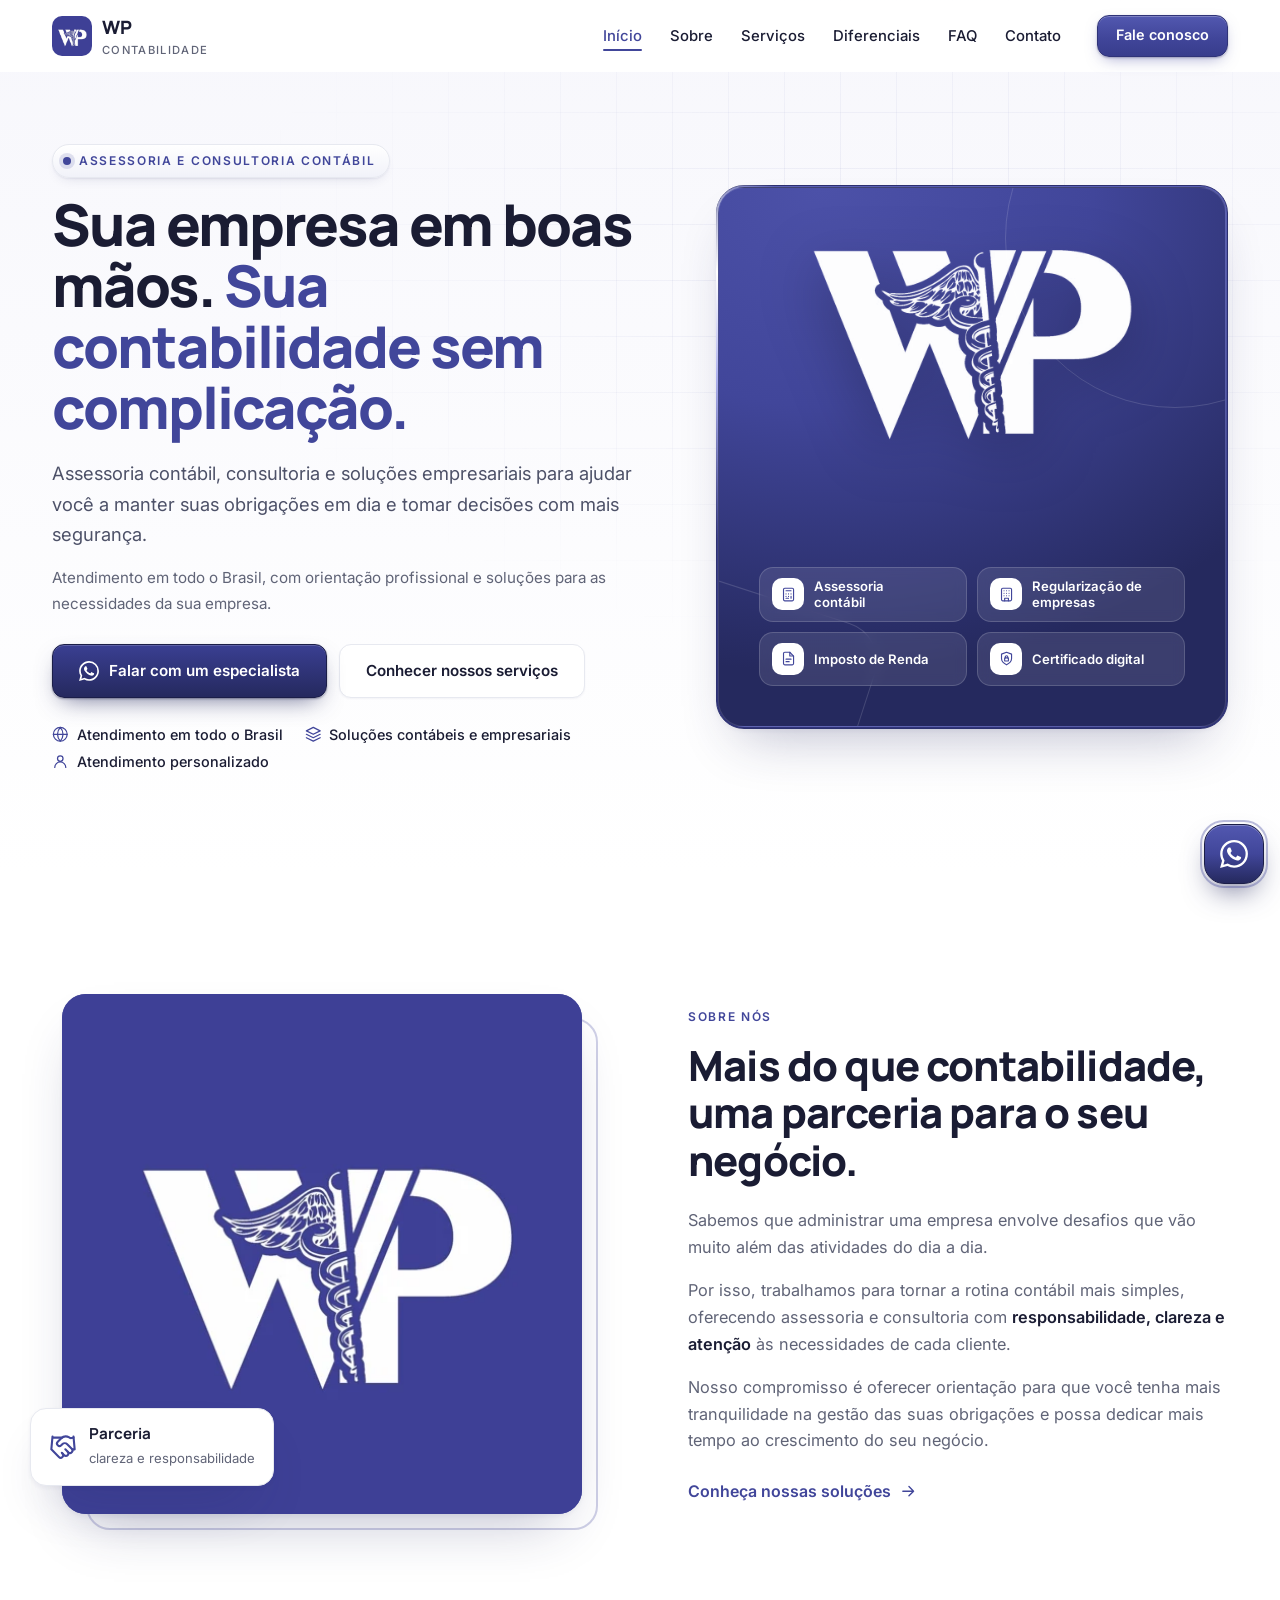
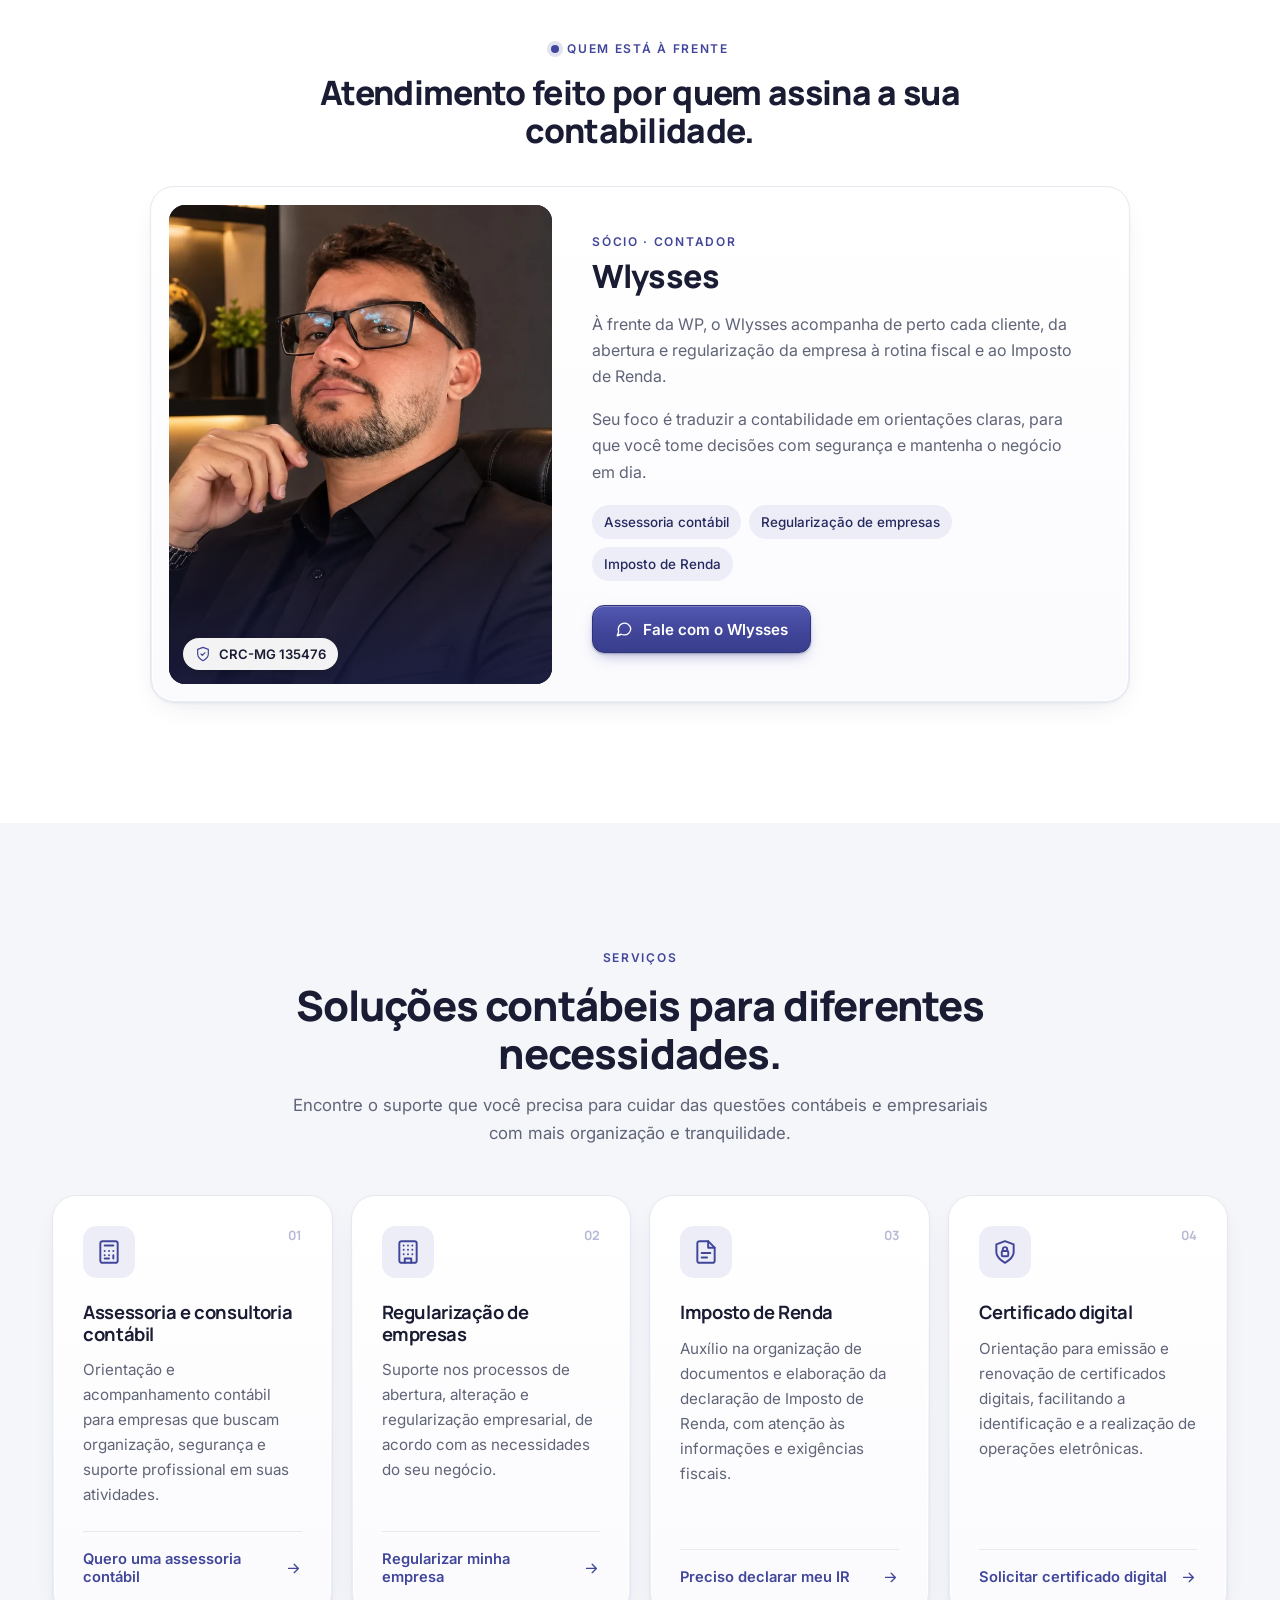
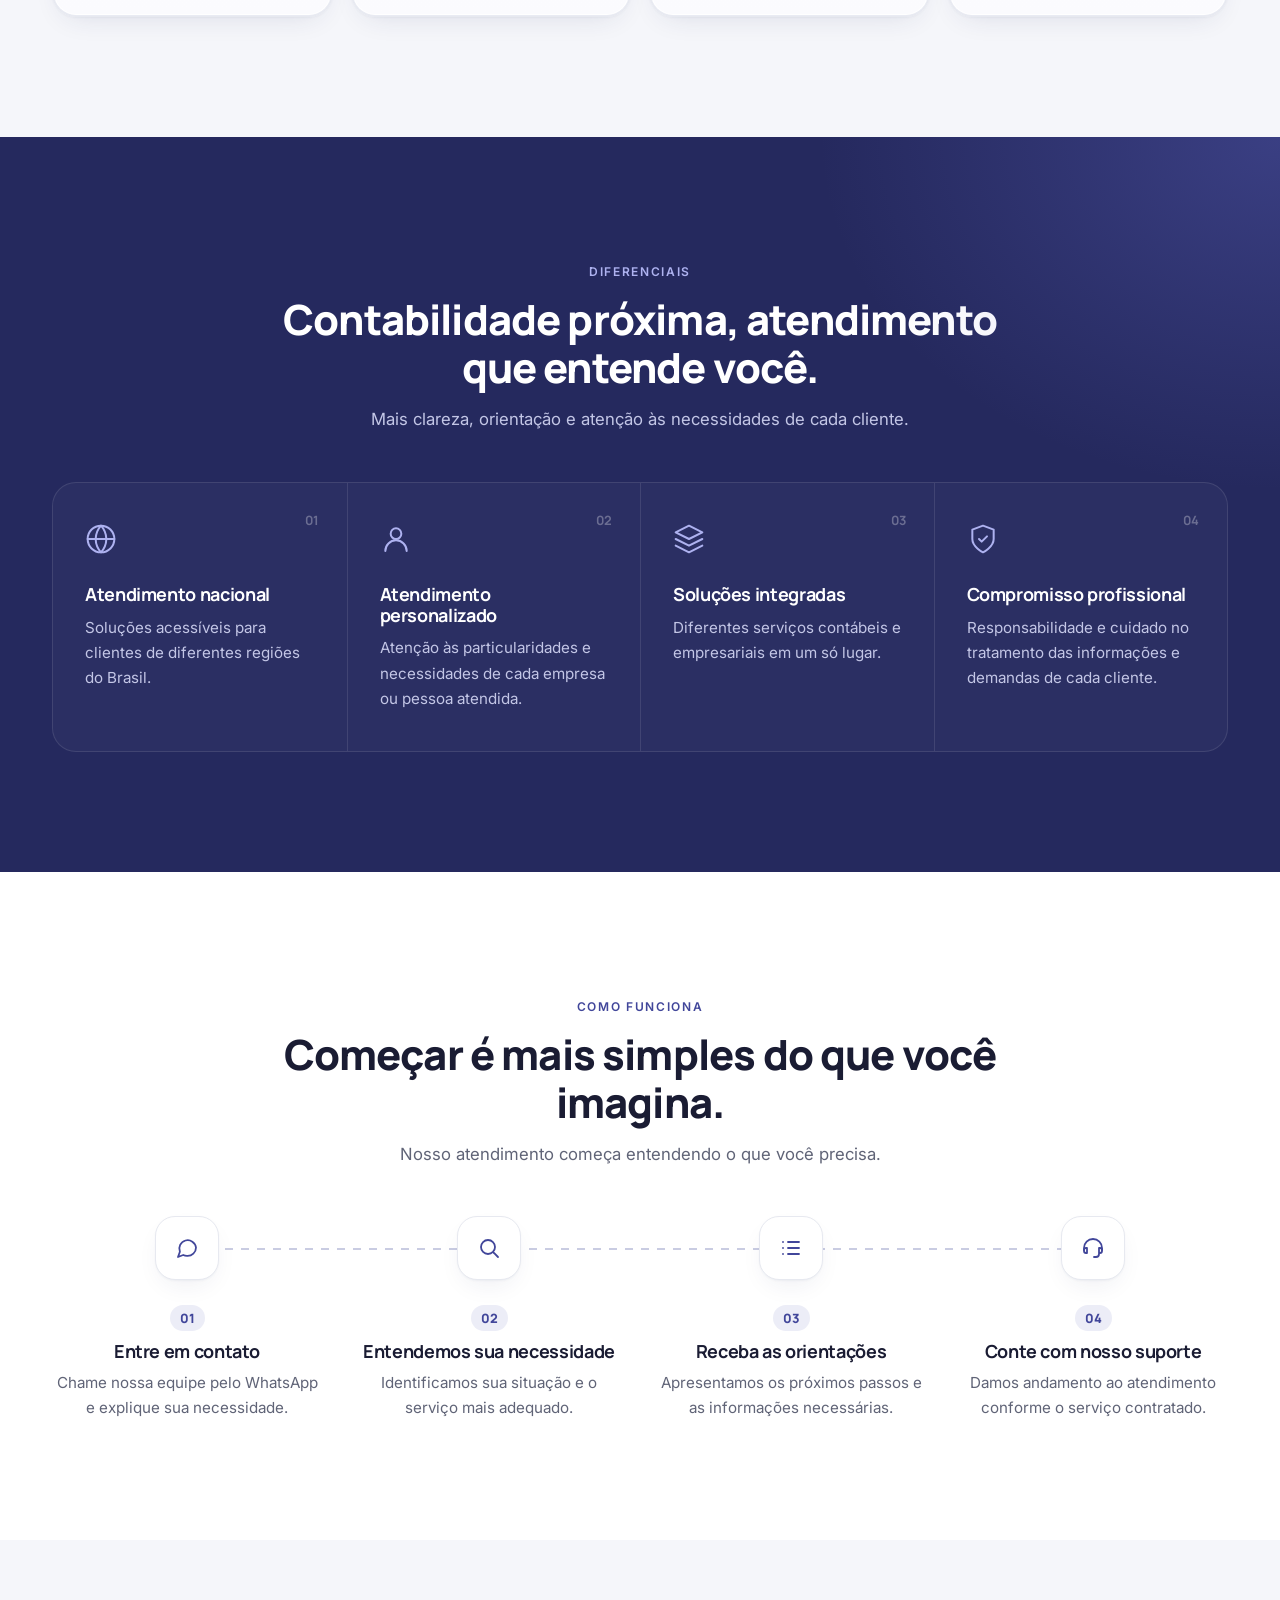
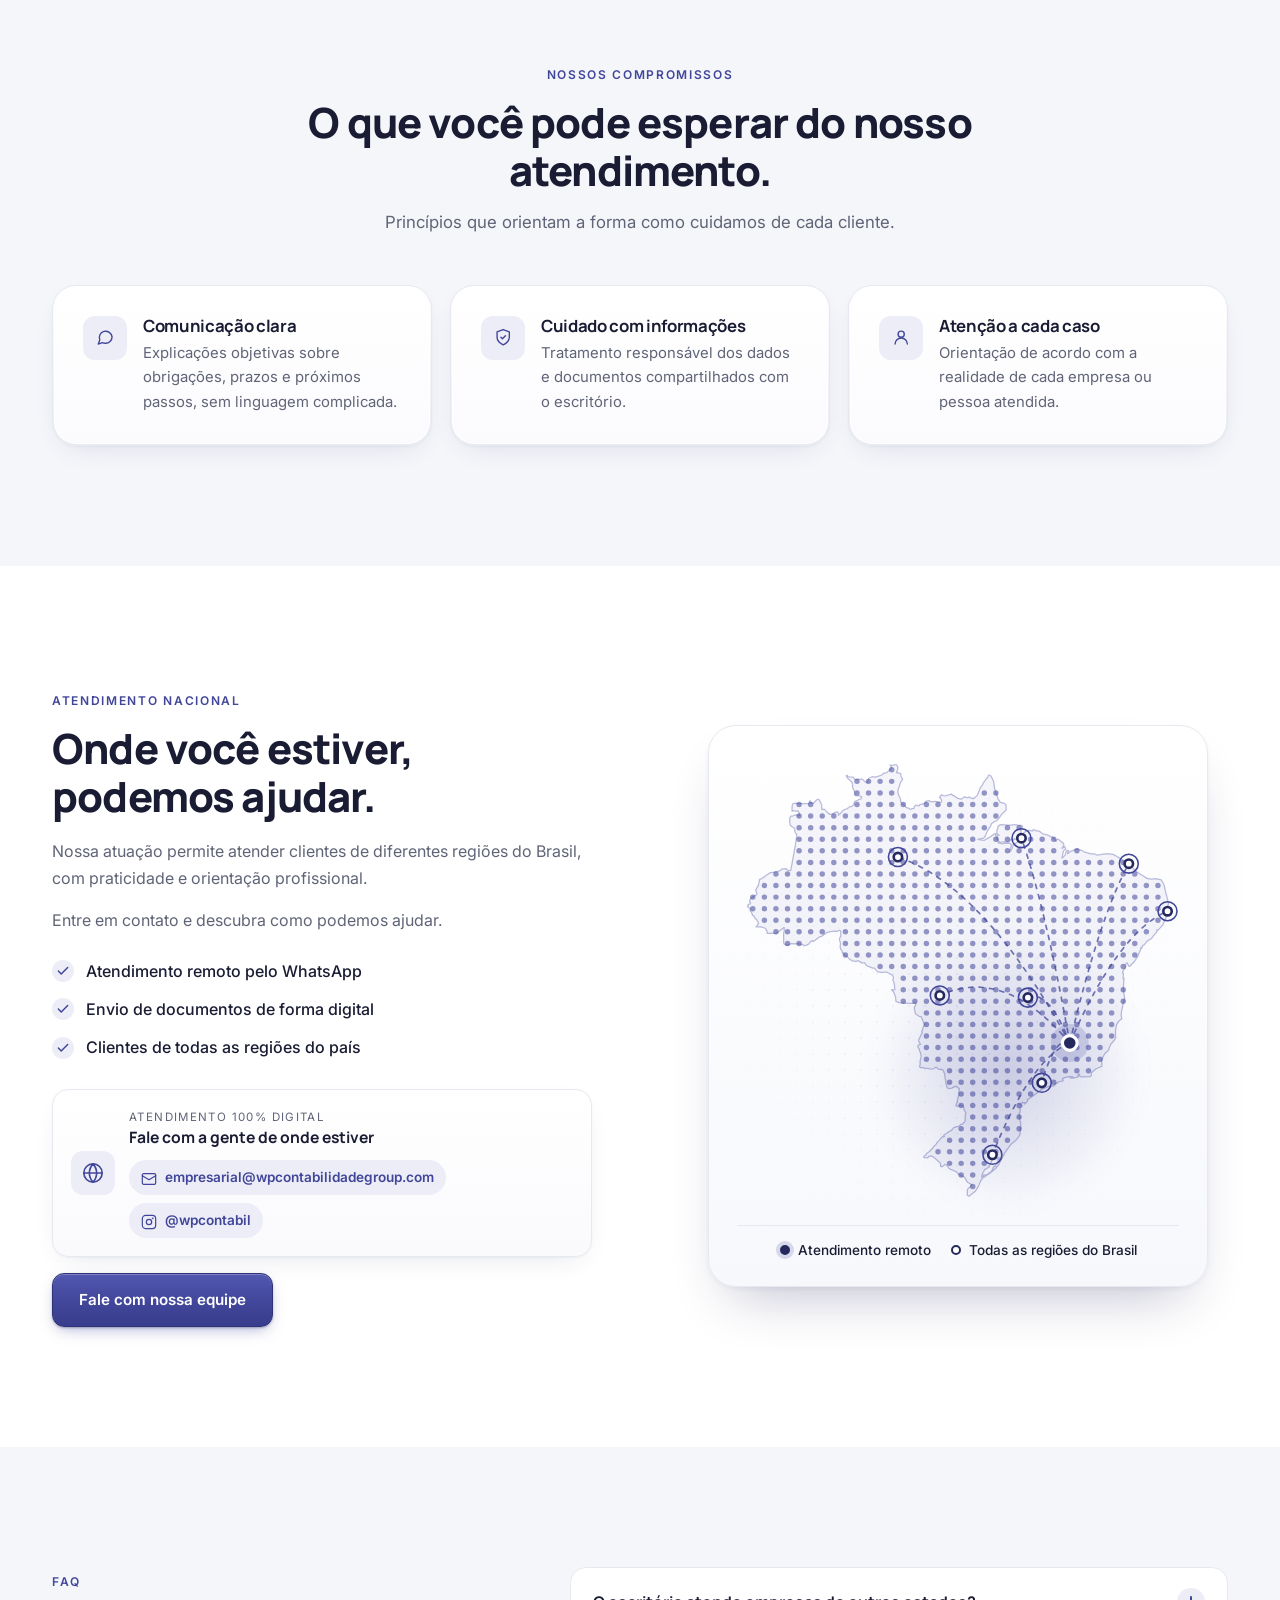
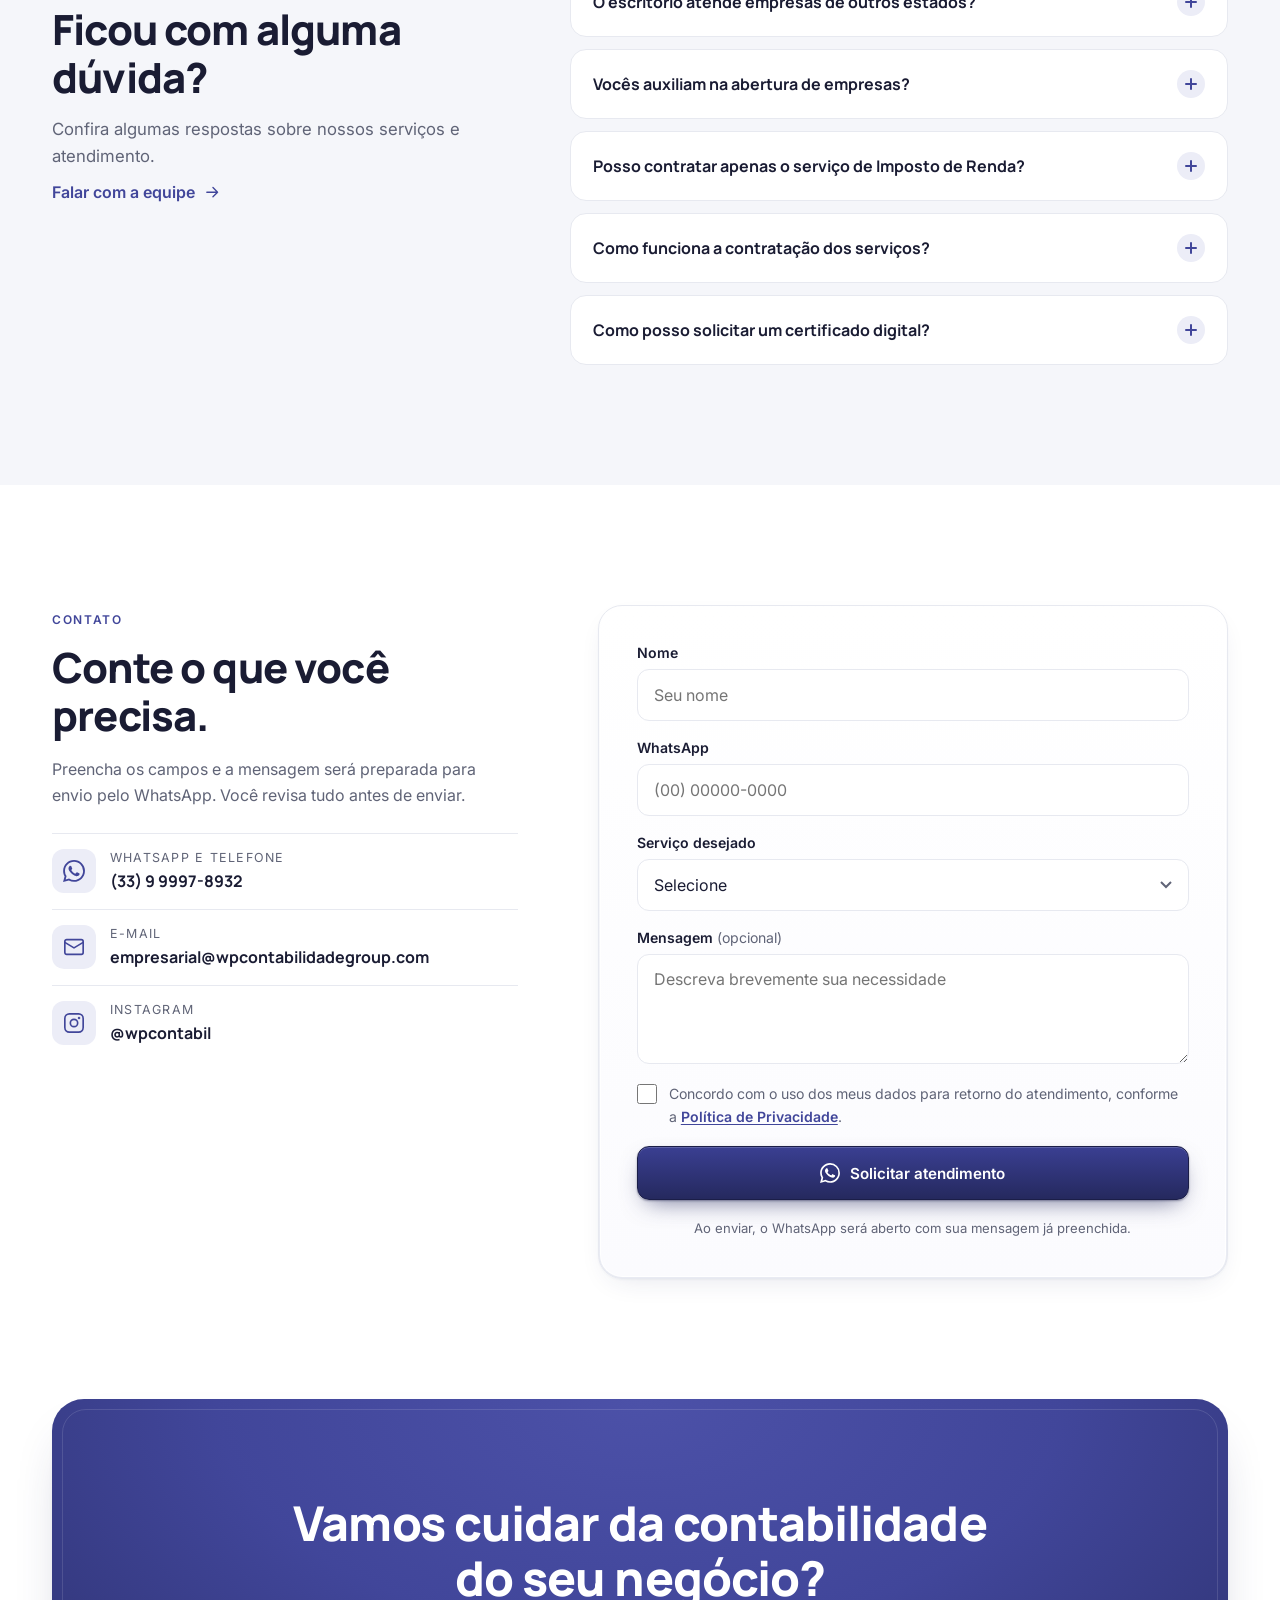
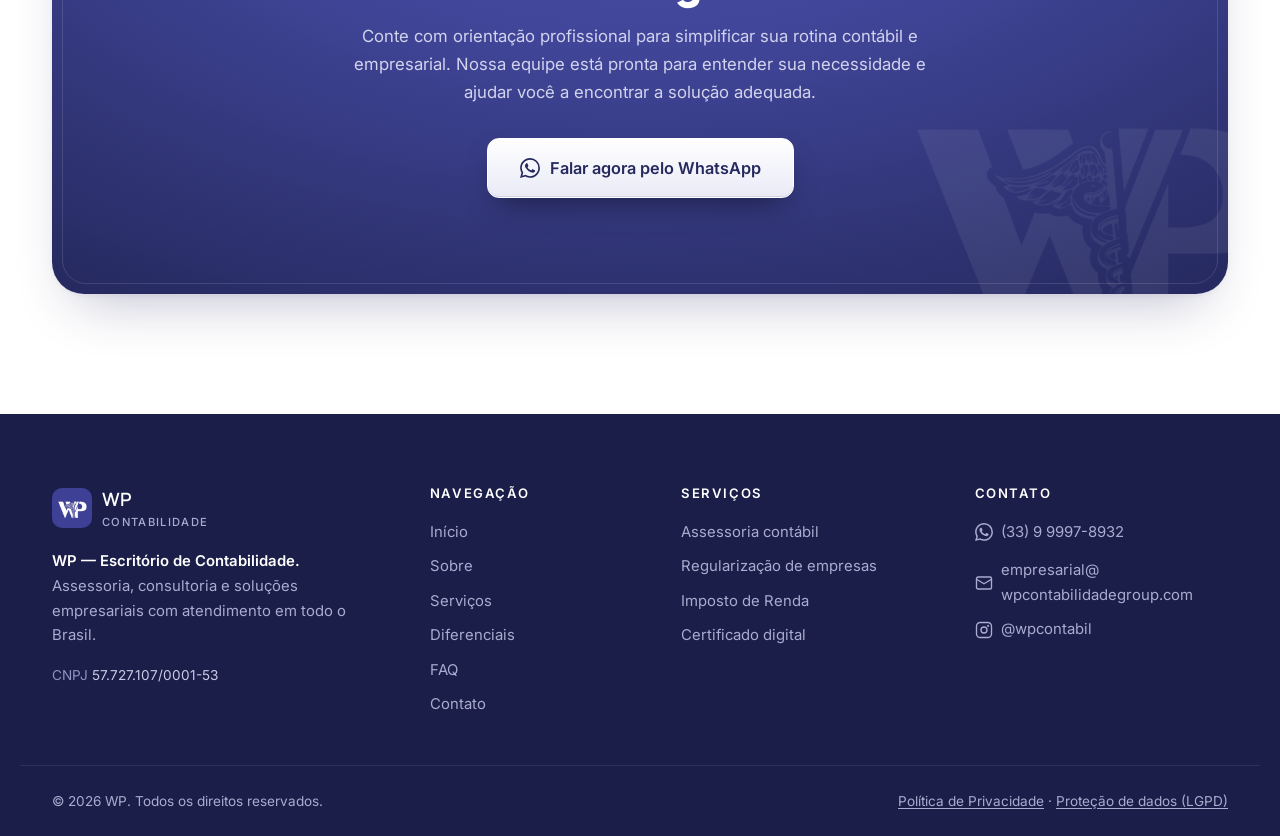
<file: index.html>
<!doctype html>
<html lang="pt-BR" class="no-js">
<script>document.documentElement.classList.remove("no-js")</script>
<head>
  <meta charset="utf-8" />
  <meta name="viewport" content="width=device-width, initial-scale=1, viewport-fit=cover" />
  <title>WP Contabilidade | Assessoria e Consultoria Contábil</title>
  <meta name="description" content="Assessoria e consultoria contábil, regularização de empresas, Imposto de Renda e certificado digital. Atendimento em todo o Brasil." />
  <meta name="keywords" content="escritório de contabilidade, assessoria contábil, consultoria contábil, regularização de empresas, declaração de imposto de renda, certificado digital" />
  <meta name="theme-color" content="#41469A" />
  <!-- Google Search Console: cole aqui a meta de verificação quando disponível -->
  <!-- <meta name="google-site-verification" content="SEU_CODIGO" /> -->

  <!-- Prévia ao compartilhar o link (WhatsApp, Instagram, Facebook, LinkedIn, X).
       As URLs precisam ser ABSOLUTAS. Se mudar de domínio, troque "wpcontabilidade.vercel.app" aqui. -->
  <link rel="canonical" href="https://wpcontabilidade.vercel.app/" />
  <meta property="og:type" content="website" />
  <meta property="og:locale" content="pt_BR" />
  <meta property="og:site_name" content="WP Contabilidade" />
  <meta property="og:url" content="https://wpcontabilidade.vercel.app/" />
  <meta property="og:title" content="WP Contabilidade | Assessoria e Consultoria Contábil" />
  <meta property="og:description" content="Assessoria e consultoria contábil, regularização de empresas, Imposto de Renda e certificado digital. Atendimento em todo o Brasil." />
  <meta property="og:image" content="https://wpcontabilidade.vercel.app/assets/og-share.jpg" />
  <meta property="og:image:secure_url" content="https://wpcontabilidade.vercel.app/assets/og-share.jpg" />
  <meta property="og:image:type" content="image/jpeg" />
  <meta property="og:image:width" content="1200" />
  <meta property="og:image:height" content="630" />
  <meta property="og:image:alt" content="WP Contabilidade: sua empresa em boas mãos. Assessoria e consultoria contábil." />
  <meta name="twitter:card" content="summary_large_image" />
  <meta name="twitter:title" content="WP Contabilidade | Assessoria e Consultoria Contábil" />
  <meta name="twitter:description" content="Assessoria e consultoria contábil, regularização de empresas, Imposto de Renda e certificado digital. Atendimento em todo o Brasil." />
  <meta name="twitter:image" content="https://wpcontabilidade.vercel.app/assets/og-share.jpg" />

  <link rel="icon" type="image/png" href="assets/favicon.png" />
  <link rel="apple-touch-icon" href="assets/apple-touch-icon.png" />
  <link rel="preconnect" href="https://fonts.googleapis.com" />
  <link rel="preconnect" href="https://fonts.gstatic.com" crossorigin />
  <link href="https://fonts.googleapis.com/css2?family=Inter:wght@400;500;600&family=Manrope:wght@500;600;700;800&display=swap" rel="stylesheet" />
  <link rel="stylesheet" href="styles.css" />

  <script type="application/ld+json">
  {
    "@context": "https://schema.org",
    "@type": "AccountingService",
    "name": "WP — Escritório de Contabilidade",
    "description": "Assessoria e consultoria contábil, regularização de empresas, Imposto de Renda e certificado digital.",
    "areaServed": { "@type": "Country", "name": "Brasil" },
    "telephone": "+55 33 99997-8932",
    "email": "empresarial@wpcontabilidadegroup.com",
    "sameAs": ["https://www.instagram.com/wpcontabil/"],
    "taxID": "57.727.107/0001-53",
    "image": "assets/icon-512.webp"
  }
  </script>
</head>
<body>
  <a class="skip" href="#conteudo">Pular para o conteúdo</a>

  <!-- 01 HEADER -->
  <header class="header" id="header">
    <div class="container header__inner">
      <a href="#inicio" class="logo" aria-label="WP Contabilidade — início">
        <img src="assets/icon-512.webp" width="40" height="40" alt="Logo WP Contabilidade" />
        <span class="logo__text"><strong>WP</strong><small>Contabilidade</small></span>
      </a>
      <nav class="nav" id="nav" aria-label="Navegação principal">
        <a href="#inicio">Início</a>
        <a href="#sobre">Sobre</a>
        <a href="#servicos">Serviços</a>
        <a href="#diferenciais">Diferenciais</a>
        <a href="#faq">FAQ</a>
        <a href="#contato">Contato</a>
        <a href="#" class="btn btn--tex btn--sm nav__cta" data-wa="default" data-track="whatsapp_click" data-label="menu_mobile">Fale conosco</a>
      </nav>
      <a href="#" class="btn btn--tex btn--sm header__cta" data-wa="default" data-track="whatsapp_click" data-label="header">Fale conosco</a>
      <button class="burger" id="burger" aria-label="Abrir menu" aria-expanded="false" aria-controls="nav"><span></span><span></span></button>
    </div>
  </header>

  <main id="conteudo">
    <!-- 02 HERO -->
    <section class="hero" id="inicio">
      <div class="hero__grid-bg" aria-hidden="true"></div>
      <div class="container hero__inner">
        <div class="hero__copy">
          <span class="eyebrow eyebrow--neu reveal"><span class="eyebrow__dot"></span>Assessoria e consultoria contábil</span>
          <h1 class="text-animate">Sua empresa em boas mãos. <span class="hl">Sua contabilidade sem complicação.</span></h1>
          <p class="lead reveal">Assessoria contábil, consultoria e soluções empresariais para ajudar você a manter suas obrigações em dia e tomar decisões com mais segurança.</p>
          <p class="hero__sub reveal">Atendimento em todo o Brasil, com orientação profissional e soluções para as necessidades da sua empresa.</p>
          <div class="hero__actions reveal">
            <a href="#" class="btn btn--wa shimmer btn--lg" data-wa="default" data-track="cta_principal" data-label="hero">
              <svg class="i" aria-hidden="true"><use href="#ic-wa"/></svg>Falar com um especialista
            </a>
            <a href="#servicos" class="btn btn--ghost btn--lg">Conhecer nossos serviços</a>
          </div>
          <ul class="hero__chips reveal">
            <li><svg class="i"><use href="#ic-globe"/></svg>Atendimento em todo o Brasil</li>
            <li><svg class="i"><use href="#ic-layers"/></svg>Soluções contábeis e empresariais</li>
            <li><svg class="i"><use href="#ic-user"/></svg>Atendimento personalizado</li>
          </ul>
        </div>

        <div class="hero__visual reveal">
          <!-- Para usar fotografia profissional: substitua o conteúdo de .hero__panel por
               <img src="assets/hero.webp" alt="Consultor contábil atendendo empresário" width="640" height="720"> -->
          <div class="tex-card hero__panel beam">
            <div class="tex-card__inner hero__panel-inner spotlight">
              <div class="hero__shape hero__shape--a"></div>
              <div class="hero__shape hero__shape--b"></div>
              <img src="assets/wp-mark-white.webp" aria-hidden="true" class="hero__mark" width="800" height="500" alt="" />
              <div class="hero__stack">
                <a href="#servico-assessoria" class="float-chip" style="--d:0s"><span><svg class="i"><use href="#ic-calc"/></svg></span>Assessoria contábil</a>
                <a href="#servico-regularizacao" class="float-chip" style="--d:.8s"><span><svg class="i"><use href="#ic-building"/></svg></span>Regularização de empresas</a>
                <a href="#servico-imposto-de-renda" class="float-chip" style="--d:1.6s"><span><svg class="i"><use href="#ic-receipt"/></svg></span>Imposto de Renda</a>
                <a href="#servico-certificado-digital" class="float-chip" style="--d:2.4s"><span><svg class="i"><use href="#ic-shield"/></svg></span>Certificado digital</a>
              </div>
            </div>
          </div>
        </div>
      </div>
    </section>

    <!-- 03 SOBRE -->
    <section class="section" id="sobre">
      <div class="container about">
        <div class="about__visual reveal">
          <!-- Para fotografia: <img src="assets/sobre.webp" alt="Equipe WP Contabilidade" loading="lazy"> -->
          <div class="about__frame">
            <img src="assets/icon-512.webp" width="512" height="512" loading="lazy" alt="Monograma WP da WP Contabilidade" />
          </div>
          <div class="about__badge">
            <svg class="i"><use href="#ic-handshake"/></svg>
            <div><strong>Parceria</strong><span>clareza e responsabilidade</span></div>
          </div>
        </div>
        <div class="about__copy">
          <span class="eyebrow reveal">Sobre nós</span>
          <h2 class="reveal">Mais do que contabilidade, uma parceria para o seu negócio.</h2>
          <p class="reveal">Sabemos que administrar uma empresa envolve desafios que vão muito além das atividades do dia a dia.</p>
          <p class="reveal">Por isso, trabalhamos para tornar a rotina contábil mais simples, oferecendo assessoria e consultoria com <strong>responsabilidade, clareza e atenção</strong> às necessidades de cada cliente.</p>
          <p class="reveal">Nosso compromisso é oferecer orientação para que você tenha mais tranquilidade na gestão das suas obrigações e possa dedicar mais tempo ao crescimento do seu negócio.</p>
          <a href="#servicos" class="link-arrow reveal">Conheça nossas soluções <svg class="i"><use href="#ic-arrow"/></svg></a>
        </div>
      </div>

      <!-- Sócios: para adicionar outro sócio, duplique o <article class="partner"> -->
      <div class="container team" id="socios">
        <div class="team__head reveal">
          <span class="eyebrow"><span class="eyebrow__dot"></span>Quem está à frente</span>
          <h2>Atendimento feito por quem assina a sua contabilidade.</h2>
        </div>
        <div class="team__grid">
          <article class="tex-card partner reveal">
            <div class="tex-card__inner partner__inner">
              <figure class="partner__photo">
                <img src="assets/wlysses.webp?v=2" width="720" height="900" loading="lazy" alt="Wlysses, contador e sócio da WP Contabilidade" />
                <figcaption class="partner__crc"><svg class="i"><use href="#ic-check-shield"/></svg>CRC-MG 135476</figcaption>
              </figure>
              <div class="partner__body">
                <span class="partner__role">Sócio · Contador</span>
                <h3 class="partner__name">Wlysses</h3>
                <p>À frente da WP, o Wlysses acompanha de perto cada cliente, da abertura e regularização da empresa à rotina fiscal e ao Imposto de Renda.</p>
                <p>Seu foco é traduzir a contabilidade em orientações claras, para que você tome decisões com segurança e mantenha o negócio em dia.</p>
                <ul class="partner__tags" aria-label="Áreas de atuação">
                  <li>Assessoria contábil</li>
                  <li>Regularização de empresas</li>
                  <li>Imposto de Renda</li>
                </ul>
                <a href="#" class="btn btn--tex partner__cta" data-wa="default" data-track="whatsapp_click" data-label="socio_wlysses"><svg class="i"><use href="#ic-chat"/></svg>Fale com o Wlysses</a>
              </div>
            </div>
          </article>
        </div>
      </div>
    </section>

    <!-- 04 SERVIÇOS -->
    <section class="section section--mist" id="servicos">
      <div class="container">
        <div class="head reveal">
          <span class="eyebrow">Serviços</span>
          <h2>Soluções contábeis para diferentes necessidades.</h2>
          <p>Encontre o suporte que você precisa para cuidar das questões contábeis e empresariais com mais organização e tranquilidade.</p>
        </div>
        <div class="services">
          <article class="tex-card service spotlight reveal" id="servico-assessoria">
            <div class="tex-card__inner">
              <div class="service__icon"><svg class="i"><use href="#ic-calc"/></svg></div>
              <span class="service__num">01</span>
              <h3>Assessoria e consultoria contábil</h3>
              <p>Orientação e acompanhamento contábil para empresas que buscam organização, segurança e suporte profissional em suas atividades.</p>
              <a href="#" class="service__cta" data-wa="assessoria" data-track="service_click" data-label="assessoria">Quero uma assessoria contábil <svg class="i"><use href="#ic-arrow"/></svg></a>
            </div>
          </article>
          <article class="tex-card service spotlight reveal" id="servico-regularizacao">
            <div class="tex-card__inner">
              <div class="service__icon"><svg class="i"><use href="#ic-building"/></svg></div>
              <span class="service__num">02</span>
              <h3>Regularização de empresas</h3>
              <p>Suporte nos processos de abertura, alteração e regularização empresarial, de acordo com as necessidades do seu negócio.</p>
              <a href="#" class="service__cta" data-wa="regularizacao" data-track="service_click" data-label="regularizacao">Regularizar minha empresa <svg class="i"><use href="#ic-arrow"/></svg></a>
            </div>
          </article>
          <article class="tex-card service spotlight reveal" id="servico-imposto-de-renda">
            <div class="tex-card__inner">
              <div class="service__icon"><svg class="i"><use href="#ic-receipt"/></svg></div>
              <span class="service__num">03</span>
              <h3>Imposto de Renda</h3>
              <p>Auxílio na organização de documentos e elaboração da declaração de Imposto de Renda, com atenção às informações e exigências fiscais.</p>
              <a href="#" class="service__cta" data-wa="ir" data-track="service_click" data-label="imposto_renda">Preciso declarar meu IR <svg class="i"><use href="#ic-arrow"/></svg></a>
            </div>
          </article>
          <article class="tex-card service spotlight reveal" id="servico-certificado-digital">
            <div class="tex-card__inner">
              <div class="service__icon"><svg class="i"><use href="#ic-shield"/></svg></div>
              <span class="service__num">04</span>
              <h3>Certificado digital</h3>
              <p>Orientação para emissão e renovação de certificados digitais, facilitando a identificação e a realização de operações eletrônicas.</p>
              <a href="#" class="service__cta" data-wa="certificado" data-track="service_click" data-label="certificado">Solicitar certificado digital <svg class="i"><use href="#ic-arrow"/></svg></a>
            </div>
          </article>
        </div>
      </div>
    </section>

    <!-- 05 DIFERENCIAIS -->
    <section class="section section--deep" id="diferenciais">
      <div class="container">
        <div class="head head--light reveal">
          <span class="eyebrow eyebrow--light">Diferenciais</span>
          <h2>Contabilidade próxima, atendimento que entende você.</h2>
          <p>Mais clareza, orientação e atenção às necessidades de cada cliente.</p>
        </div>
        <div class="diffs">
          <div class="diff reveal"><span class="diff__n">01</span><svg class="i"><use href="#ic-globe"/></svg><h3>Atendimento nacional</h3><p>Soluções acessíveis para clientes de diferentes regiões do Brasil.</p></div>
          <div class="diff reveal"><span class="diff__n">02</span><svg class="i"><use href="#ic-user"/></svg><h3>Atendimento personalizado</h3><p>Atenção às particularidades e necessidades de cada empresa ou pessoa atendida.</p></div>
          <div class="diff reveal"><span class="diff__n">03</span><svg class="i"><use href="#ic-layers"/></svg><h3>Soluções integradas</h3><p>Diferentes serviços contábeis e empresariais em um só lugar.</p></div>
          <div class="diff reveal"><span class="diff__n">04</span><svg class="i"><use href="#ic-check-shield"/></svg><h3>Compromisso profissional</h3><p>Responsabilidade e cuidado no tratamento das informações e demandas de cada cliente.</p></div>
        </div>
      </div>
    </section>

    <!-- 06 COMO FUNCIONA -->
    <section class="section" id="como-funciona">
      <div class="container">
        <div class="head reveal">
          <span class="eyebrow">Como funciona</span>
          <h2>Começar é mais simples do que você imagina.</h2>
          <p>Nosso atendimento começa entendendo o que você precisa.</p>
        </div>
        <ol class="steps">
          <li class="step reveal"><div class="step__dot"><svg class="i"><use href="#ic-chat"/></svg></div><span class="step__n">01</span><h3>Entre em contato</h3><p>Chame nossa equipe pelo WhatsApp e explique sua necessidade.</p></li>
          <li class="step reveal"><div class="step__dot"><svg class="i"><use href="#ic-search"/></svg></div><span class="step__n">02</span><h3>Entendemos sua necessidade</h3><p>Identificamos sua situação e o serviço mais adequado.</p></li>
          <li class="step reveal"><div class="step__dot"><svg class="i"><use href="#ic-list"/></svg></div><span class="step__n">03</span><h3>Receba as orientações</h3><p>Apresentamos os próximos passos e as informações necessárias.</p></li>
          <li class="step reveal"><div class="step__dot"><svg class="i"><use href="#ic-support"/></svg></div><span class="step__n">04</span><h3>Conte com nosso suporte</h3><p>Damos andamento ao atendimento conforme o serviço contratado.</p></li>
        </ol>
      </div>
    </section>

    <!-- 07 DEPOIMENTOS / COMPROMISSOS (preenchido via config.js) -->
    <section class="section section--mist" id="depoimentos">
      <div class="container">
        <div class="head reveal" id="testimonials-head"></div>
        <div class="testimonials" id="testimonials"></div>
      </div>
    </section>

    <!-- 08 ATENDIMENTO NACIONAL -->
    <section class="section" id="atendimento">
      <div class="container location">
        <div class="location__copy">
          <span class="eyebrow reveal">Atendimento nacional</span>
          <h2 class="reveal">Onde você estiver, podemos ajudar.</h2>
          <p class="reveal">Nossa atuação permite atender clientes de diferentes regiões do Brasil, com praticidade e orientação profissional.</p>
          <p class="reveal">Entre em contato e descubra como podemos ajudar.</p>
          <ul class="checks reveal">
            <li><svg class="i"><use href="#ic-check"/></svg>Atendimento remoto pelo WhatsApp</li>
            <li><svg class="i"><use href="#ic-check"/></svg>Envio de documentos de forma digital</li>
            <li><svg class="i"><use href="#ic-check"/></svg>Clientes de todas as regiões do país</li>
          </ul>
          <div class="location__address reveal" id="address-block" hidden></div>
          <a href="#" class="btn btn--tex btn--lg reveal" data-wa="default" data-track="whatsapp_click" data-label="atendimento">Fale com nossa equipe</a>
        </div>
        <div class="location__visual reveal">
          <div class="map-card" aria-hidden="true">
<div class="map-card__glow"></div>
<svg class="br-map" viewBox="-10 -10 420 430" role="img" aria-label="Mapa do Brasil ilustrando atendimento em todas as regiões">
<path class="br-outline" d="M72.7,42.4 77.3,46.7 78.6,47.4 81.1,47.0 82.4,46.2 84.5,45.0 85.3,45.1 86.5,46.4 86.2,48.1 87.7,47.0 89.2,45.5 90.8,43.6 92.8,42.5 94.6,42.1 96.1,40.9 97.1,40.0 98.9,40.0 100.9,38.3 101.7,35.3 102.3,34.7 103.6,34.5 106.4,33.0 107.9,32.6 108.5,30.7 106.3,29.7 102.8,29.5 101.6,29.0 101.8,28.2 101.7,25.8 99.8,21.6 99.8,18.6 99.2,16.8 95.2,13.1 93.7,10.8 94.7,10.3 95.8,11.6 96.7,11.8 100.1,11.9 100.8,12.5 101.8,14.0 104.6,13.9 106.2,14.1 108.4,13.8 109.3,14.0 111.8,16.5 113.7,17.5 114.9,13.9 115.7,12.8 116.9,12.3 118.3,11.6 121.6,11.9 127.0,10.2 128.9,8.7 130.5,7.9 132.3,7.8 133.0,7.2 134.4,5.6 135.9,4.5 136.7,3.2 136.4,1.8 135.6,0.7 135.3,0.6 137.0,0.7 138.7,0.5 140.4,0.0 141.5,0.2 142.1,1.2 142.9,2.8 142.6,4.7 142.2,6.2 141.5,7.2 141.7,7.9 143.3,7.9 144.6,8.2 145.9,9.2 145.7,10.2 145.8,11.2 146.7,13.0 147.4,13.6 147.2,14.4 146.3,15.8 145.6,16.7 144.6,18.9 144.6,20.1 143.4,22.8 142.9,26.2 143.3,28.1 144.4,30.8 145.5,33.0 145.4,35.3 146.0,35.7 146.3,36.4 147.0,37.2 148.2,38.1 149.6,39.4 150.7,40.8 153.4,41.6 154.5,42.6 155.3,42.6 156.3,41.8 158.1,41.8 158.3,41.1 158.5,39.9 159.4,39.2 159.8,38.6 160.4,38.7 161.5,39.0 162.4,39.4 163.2,39.1 163.5,38.0 164.6,37.8 166.4,37.4 167.9,37.1 169.3,35.2 170.3,34.6 171.6,34.5 172.6,34.2 173.4,35.1 175.2,35.5 176.7,35.2 178.0,35.2 178.8,34.9 179.1,35.0 181.4,35.5 184.1,35.8 184.5,34.5 184.1,33.3 183.0,31.8 182.4,31.1 183.3,30.4 183.8,29.0 184.1,28.8 184.8,29.1 187.2,29.9 190.4,29.1 192.0,28.5 192.7,28.6 193.8,28.0 194.3,28.5 195.2,29.5 196.3,29.5 196.9,30.1 197.4,30.8 197.8,30.8 198.5,31.2 199.7,32.1 201.8,32.6 202.8,33.0 204.7,31.8 205.9,31.0 206.5,30.5 206.8,31.0 208.6,31.5 209.9,31.3 210.9,30.7 211.7,31.8 212.5,32.0 214.2,32.4 215.3,32.0 216.6,30.9 217.9,29.8 218.8,28.2 219.9,25.2 220.5,24.0 220.9,22.5 221.8,21.3 222.9,19.9 224.5,16.9 225.1,16.0 225.8,15.0 226.5,14.0 227.8,12.8 228.1,12.6 229.2,10.0 231.4,10.9 234.0,16.7 234.8,22.9 236.6,28.2 237.4,30.3 238.0,32.4 238.2,32.9 239.1,34.3 240.2,36.0 243.0,36.5 245.4,37.8 245.9,41.9 245.6,43.5 244.2,44.6 241.4,47.4 239.0,50.9 236.6,53.5 235.1,53.9 231.8,56.2 230.6,59.4 229.1,61.1 227.4,64.3 226.4,67.0 225.2,69.2 224.3,70.0 218.9,71.2 221.4,71.7 225.1,72.0 229.3,69.5 232.7,67.3 234.8,65.7 236.4,65.8 235.6,67.0 236.3,68.2 236.6,69.8 238.0,72.6 237.9,73.8 239.0,74.8 242.3,75.5 243.7,74.8 245.9,75.0 249.2,74.9 251.1,76.0 250.0,79.3 249.0,82.5 249.3,83.0 250.5,81.6 253.0,75.4 255.2,74.5 259.2,71.0 260.6,72.3 261.8,70.9 260.6,70.0 261.2,68.2 262.2,66.2 262.6,64.7 264.1,63.7 264.6,62.8 265.7,63.4 267.3,62.3 268.1,62.8 268.9,62.8 270.7,63.2 271.1,62.9 271.1,62.1 272.8,62.1 274.3,63.1 276.1,63.1 277.5,63.5 279.2,64.9 280.5,65.8 282.5,66.2 283.6,66.9 285.3,66.9 288.0,68.5 290.3,69.3 292.4,71.8 293.1,73.1 294.1,71.1 295.7,71.2 297.7,72.9 298.8,73.5 298.8,74.2 300.1,74.7 300.7,76.9 299.9,77.9 299.0,78.9 299.0,79.7 300.3,78.8 301.7,78.1 302.3,80.2 300.9,81.4 300.2,82.4 299.7,84.4 298.8,89.0 301.7,86.3 303.0,82.0 304.4,81.3 305.1,82.2 304.2,83.7 304.2,84.9 306.9,82.5 309.0,81.8 311.9,80.7 314.0,80.4 318.1,81.9 320.5,83.3 326.6,84.8 329.4,84.8 331.9,86.0 334.8,85.7 342.2,84.7 347.4,85.4 351.0,87.4 353.6,88.9 358.3,92.1 362.6,94.4 364.7,96.8 369.5,101.6 374.5,104.9 378.1,107.2 380.2,108.4 383.9,108.8 388.0,108.5 393.1,109.6 395.6,113.8 397.1,120.3 398.8,126.7 399.3,128.9 400.0,132.0 399.5,134.5 399.5,135.6 399.3,136.8 399.7,139.1 398.4,143.7 394.6,152.4 390.2,157.3 388.9,157.2 389.0,158.9 385.6,162.8 383.6,165.6 380.0,167.6 376.7,171.6 375.8,171.7 374.4,174.9 374.0,174.7 374.4,173.8 374.0,173.6 373.4,176.2 370.6,182.6 367.2,187.7 363.3,191.7 362.3,191.6 360.7,188.3 359.8,189.4 358.7,189.8 359.6,191.1 358.9,193.6 356.9,195.9 356.3,198.2 357.1,198.2 357.2,199.0 356.9,202.5 357.1,203.6 357.8,202.9 357.1,212.4 357.8,219.0 358.4,222.2 356.6,228.9 355.5,234.6 355.0,237.4 355.6,241.5 353.0,243.8 350.6,247.3 349.6,253.5 349.7,259.9 348.6,262.0 345.5,265.3 343.9,268.7 343.0,271.6 339.6,274.6 338.5,276.5 336.3,281.5 336.6,282.6 336.8,286.7 330.9,289.3 326.8,292.8 326.7,294.4 326.7,295.6 325.3,296.6 318.1,296.9 316.2,296.6 315.3,295.6 315.5,294.3 314.1,294.6 314.0,295.4 314.4,296.6 312.6,297.2 308.9,297.9 306.5,297.8 308.3,297.7 309.2,296.9 305.7,296.6 302.4,297.3 299.2,298.3 299.8,299.6 299.8,300.5 296.5,301.2 292.6,303.5 291.5,305.2 290.6,305.7 287.4,305.2 279.3,308.9 274.2,312.9 267.1,317.8 266.2,318.2 265.8,318.9 266.1,320.0 263.3,322.6 263.5,321.5 261.2,321.1 261.0,322.5 259.6,323.0 257.9,322.1 260.2,323.7 261.3,324.5 258.5,327.1 259.1,327.4 259.0,330.7 258.1,331.2 258.2,332.4 258.6,334.2 258.4,336.2 259.3,339.9 259.7,341.3 259.5,343.2 259.2,348.0 258.7,352.0 257.2,354.5 254.9,357.2 250.1,361.1 244.6,368.8 238.6,380.3 235.5,384.1 230.0,388.7 225.3,391.8 223.8,392.5 223.9,391.0 224.6,389.9 226.1,390.1 227.8,389.5 231.9,386.4 233.1,384.2 233.7,382.2 235.2,381.9 235.3,380.3 237.9,378.2 237.9,375.2 239.0,375.5 239.2,373.5 235.4,374.8 234.3,373.6 232.4,372.1 231.7,371.2 231.9,373.4 232.8,375.2 231.8,377.1 231.5,378.2 230.9,379.7 229.8,381.1 229.6,382.5 225.3,384.9 224.6,386.5 223.3,388.7 222.6,391.5 223.2,393.6 221.7,395.3 219.3,401.1 216.7,405.2 210.5,410.2 210.3,410.1 209.0,409.5 208.8,408.9 208.9,404.2 209.4,403.1 211.2,401.6 213.1,399.6 212.0,398.5 209.3,397.2 207.7,395.0 206.7,392.9 206.1,392.3 204.9,391.4 203.1,390.8 200.3,389.2 198.7,387.1 195.0,385.5 193.0,384.7 191.3,383.7 190.7,382.8 190.2,381.8 188.2,380.1 187.5,379.9 187.1,380.6 186.2,381.2 185.0,382.1 183.7,382.2 183.5,381.3 183.3,379.0 181.9,377.4 176.4,372.8 174.2,371.9 172.3,372.4 171.3,373.8 167.9,373.6 167.3,372.8 169.4,371.2 170.4,369.3 172.6,367.9 175.8,364.7 177.2,362.5 178.9,361.3 180.4,358.8 182.7,356.7 183.5,355.3 184.4,354.8 184.7,354.0 185.1,353.5 186.5,353.9 187.0,353.4 186.3,352.5 188.0,351.1 189.7,350.2 191.4,348.7 193.3,348.1 193.5,347.4 194.8,346.7 195.2,345.6 196.2,344.9 197.3,344.8 198.5,344.1 199.5,344.0 201.5,343.3 202.5,342.0 203.7,341.9 205.0,341.0 206.6,339.1 206.9,337.2 206.7,335.8 207.1,332.5 207.5,331.1 205.9,328.3 205.2,325.3 204.0,324.3 202.9,324.0 202.0,323.8 200.7,324.3 199.6,324.8 198.6,324.3 197.9,324.3 199.3,320.6 199.5,318.9 200.9,313.3 200.9,309.8 201.4,308.4 200.3,307.4 198.7,306.2 197.3,305.9 195.8,306.6 194.1,307.5 191.9,307.9 190.2,307.6 189.4,306.3 189.2,304.4 188.4,303.3 188.4,302.1 188.5,301.0 188.3,299.8 187.8,298.2 187.6,296.8 187.2,295.2 187.6,293.8 186.7,292.9 186.2,291.0 185.2,289.9 183.8,289.7 181.8,289.7 180.9,289.1 179.7,287.7 178.4,287.8 177.8,288.6 176.5,289.1 175.1,289.5 173.2,289.3 171.1,288.8 169.5,288.8 167.7,288.6 166.1,287.7 165.1,288.2 163.8,287.8 163.5,286.8 164.0,285.8 163.9,284.6 164.2,283.5 164.0,282.5 163.9,281.4 164.6,279.9 164.5,279.0 165.1,277.6 164.7,275.3 164.3,274.8 164.3,274.2 164.4,273.5 163.7,272.7 163.4,271.9 163.3,270.6 162.7,269.7 162.0,268.7 161.7,267.4 162.4,267.2 163.1,266.2 164.5,265.9 163.0,263.9 162.6,261.7 164.6,257.6 165.5,255.7 166.1,254.8 165.5,254.2 167.0,249.6 167.9,247.2 168.5,246.9 167.5,245.9 165.6,241.2 165.0,239.5 163.4,239.5 159.8,237.1 159.1,234.9 158.4,231.0 159.7,228.8 159.8,227.2 159.5,226.6 158.2,227.0 153.5,226.9 144.6,226.5 141.0,225.0 140.6,220.8 139.0,216.4 136.9,214.1 140.1,214.0 139.4,208.5 138.8,206.1 138.0,204.5 138.5,203.6 138.6,201.9 137.7,200.3 135.5,199.0 131.9,197.2 128.4,197.6 126.8,197.6 123.7,197.0 121.5,194.6 120.7,193.4 118.9,193.4 115.5,192.0 113.9,191.5 112.1,190.0 111.6,188.5 110.4,188.5 108.7,188.7 106.7,187.3 105.2,186.5 102.7,187.1 99.5,186.6 97.1,185.0 95.8,183.7 94.1,182.1 92.7,181.6 91.9,180.7 91.5,179.7 90.7,178.7 90.2,179.1 89.9,178.5 89.8,177.1 88.6,175.6 88.4,174.3 87.9,173.6 88.1,172.2 88.4,169.9 87.4,166.6 87.4,165.2 88.7,163.1 88.5,160.8 88.7,159.1 87.8,157.5 86.8,157.7 85.3,158.5 82.4,158.2 77.6,159.1 75.8,159.4 70.3,163.3 68.6,163.8 67.2,164.6 64.6,166.8 63.4,167.7 61.3,167.6 59.6,168.7 58.1,170.7 56.1,171.6 54.3,172.2 53.4,172.0 52.6,171.1 48.7,170.5 45.1,170.5 44.2,170.5 41.2,170.3 38.6,171.5 37.3,171.7 36.2,171.3 34.8,170.7 34.3,169.3 34.3,164.3 34.3,160.2 34.8,158.0 34.7,156.5 35.0,155.1 34.6,154.8 33.9,155.4 32.5,156.5 30.9,158.0 29.4,158.9 27.2,160.4 21.6,160.5 18.6,160.5 18.7,158.8 17.7,157.2 17.2,155.8 15.7,155.1 12.1,154.3 8.1,154.3 10.5,151.2 9.5,148.7 8.2,147.0 6.6,145.4 6.5,144.5 5.8,143.9 4.6,143.1 4.4,142.1 4.0,141.0 3.2,139.7 2.3,138.8 2.8,138.1 2.9,137.1 1.8,136.7 0.6,135.4 0.0,134.8 0.4,134.2 0.4,133.3 0.7,132.8 1.5,132.6 2.6,132.5 2.8,131.7 2.1,130.3 2.3,128.6 3.1,127.2 6.9,124.5 8.4,123.9 8.9,122.6 8.5,121.2 7.8,119.4 8.6,117.7 10.4,114.6 10.6,113.1 11.3,110.0 11.4,109.2 13.3,108.6 15.6,106.9 17.8,105.2 20.6,103.4 22.0,102.7 25.3,102.3 27.4,101.8 29.1,101.5 31.5,100.5 32.7,99.2 34.4,99.1 36.7,98.9 37.6,100.0 38.9,100.5 40.3,100.9 41.1,100.5 41.2,99.8 41.7,97.3 42.9,90.6 44.2,83.4 45.4,76.6 46.1,72.4 46.8,68.4 46.8,67.4 46.4,66.5 46.4,65.8 45.7,65.2 45.4,64.5 45.1,63.7 44.7,62.9 45.0,62.0 44.8,61.1 44.2,60.4 42.6,59.3 40.4,57.4 40.1,55.1 40.2,50.6 41.0,49.1 42.3,49.0 43.3,48.7 44.2,48.3 44.9,48.1 45.7,47.8 46.7,47.9 47.4,48.4 47.9,48.4 48.4,48.7 49.3,48.6 49.5,48.4 49.2,47.8 49.3,46.9 49.0,45.8 48.4,44.6 47.4,44.1 46.5,44.4 45.7,44.2 44.7,44.0 43.4,44.0 42.3,44.2 42.4,39.1 42.9,37.4 44.4,37.0 45.5,36.6 47.0,37.1 49.8,37.2 54.3,37.2 58.8,37.2 59.1,36.6 58.8,35.3 59.3,34.4 60.4,35.7 61.4,36.9 62.5,36.8 64.2,35.1 65.8,33.5 66.8,33.0 67.9,33.4 69.3,35.9 70.5,38.3 70.5,42.6 70.8,42.9ZM248.7,57.7 251.1,57.6 253.0,57.0 257.3,57.6 260.1,57.9 261.3,58.4 261.0,59.9 260.3,62.3 259.6,62.5 259.8,64.2 259.0,65.7 257.9,67.2 256.8,68.2 257.2,69.3 255.9,70.9 254.8,71.2 253.4,70.2 253.1,71.7 251.6,72.1 250.0,71.2 249.1,73.3 247.5,73.8 245.8,73.8 244.3,73.2 241.5,73.8 239.8,74.1 238.6,72.5 237.6,69.7 237.5,67.1 238.9,67.4 239.0,66.9 237.7,66.6 236.8,64.8 237.1,62.1 237.8,60.9 237.9,59.1 240.2,57.0 248.7,57.7Z"/>
<path class="br-dots" d="M137 5h0M104 16h0M115 16h0M126 16h0M137 16h0M104 27h0M115 27h0M126 27h0M137 27h0M225 27h0M236 27h0M49 38h0M60 38h0M104 38h0M115 38h0M126 38h0M137 38h0M148 38h0M170 38h0M181 38h0M192 38h0M203 38h0M214 38h0M225 38h0M236 38h0M49 49h0M60 49h0M71 49h0M82 49h0M93 49h0M104 49h0M115 49h0M126 49h0M137 49h0M148 49h0M159 49h0M170 49h0M181 49h0M192 49h0M203 49h0M214 49h0M225 49h0M236 49h0M49 60h0M60 60h0M71 60h0M82 60h0M93 60h0M104 60h0M115 60h0M126 60h0M137 60h0M148 60h0M159 60h0M170 60h0M181 60h0M192 60h0M203 60h0M214 60h0M225 60h0M247 60h0M258 60h0M49 71h0M60 71h0M71 71h0M82 71h0M93 71h0M104 71h0M115 71h0M126 71h0M137 71h0M148 71h0M159 71h0M170 71h0M181 71h0M192 71h0M203 71h0M214 71h0M236 71h0M247 71h0M269 71h0M280 71h0M291 71h0M49 82h0M60 82h0M71 82h0M82 82h0M93 82h0M104 82h0M115 82h0M126 82h0M137 82h0M148 82h0M159 82h0M170 82h0M181 82h0M192 82h0M203 82h0M214 82h0M225 82h0M236 82h0M247 82h0M258 82h0M269 82h0M280 82h0M291 82h0M313 82h0M49 93h0M60 93h0M71 93h0M82 93h0M93 93h0M104 93h0M115 93h0M126 93h0M137 93h0M148 93h0M159 93h0M170 93h0M181 93h0M192 93h0M203 93h0M214 93h0M225 93h0M236 93h0M247 93h0M258 93h0M269 93h0M280 93h0M291 93h0M302 93h0M313 93h0M324 93h0M335 93h0M346 93h0M357 93h0M27 104h0M38 104h0M49 104h0M60 104h0M71 104h0M82 104h0M93 104h0M104 104h0M115 104h0M126 104h0M137 104h0M148 104h0M159 104h0M170 104h0M181 104h0M192 104h0M203 104h0M214 104h0M225 104h0M236 104h0M247 104h0M258 104h0M269 104h0M280 104h0M291 104h0M302 104h0M313 104h0M324 104h0M335 104h0M346 104h0M357 104h0M368 104h0M16 115h0M27 115h0M38 115h0M49 115h0M60 115h0M71 115h0M82 115h0M93 115h0M104 115h0M115 115h0M126 115h0M137 115h0M148 115h0M159 115h0M170 115h0M181 115h0M192 115h0M203 115h0M214 115h0M225 115h0M236 115h0M247 115h0M258 115h0M269 115h0M280 115h0M291 115h0M302 115h0M313 115h0M324 115h0M335 115h0M346 115h0M357 115h0M368 115h0M379 115h0M390 115h0M5 126h0M16 126h0M27 126h0M38 126h0M49 126h0M60 126h0M71 126h0M82 126h0M93 126h0M104 126h0M115 126h0M126 126h0M137 126h0M148 126h0M159 126h0M170 126h0M181 126h0M192 126h0M203 126h0M214 126h0M225 126h0M236 126h0M247 126h0M258 126h0M269 126h0M280 126h0M291 126h0M302 126h0M313 126h0M324 126h0M335 126h0M346 126h0M357 126h0M368 126h0M379 126h0M390 126h0M5 137h0M16 137h0M27 137h0M38 137h0M49 137h0M60 137h0M71 137h0M82 137h0M93 137h0M104 137h0M115 137h0M126 137h0M137 137h0M148 137h0M159 137h0M170 137h0M181 137h0M192 137h0M203 137h0M214 137h0M225 137h0M236 137h0M247 137h0M258 137h0M269 137h0M280 137h0M291 137h0M302 137h0M313 137h0M324 137h0M335 137h0M346 137h0M357 137h0M368 137h0M379 137h0M390 137h0M16 148h0M27 148h0M38 148h0M49 148h0M60 148h0M71 148h0M82 148h0M93 148h0M104 148h0M115 148h0M126 148h0M137 148h0M148 148h0M159 148h0M170 148h0M181 148h0M192 148h0M203 148h0M214 148h0M225 148h0M236 148h0M247 148h0M258 148h0M269 148h0M280 148h0M291 148h0M302 148h0M313 148h0M324 148h0M335 148h0M346 148h0M357 148h0M368 148h0M379 148h0M390 148h0M27 159h0M38 159h0M49 159h0M60 159h0M71 159h0M93 159h0M104 159h0M115 159h0M126 159h0M137 159h0M148 159h0M159 159h0M170 159h0M181 159h0M192 159h0M203 159h0M214 159h0M225 159h0M236 159h0M247 159h0M258 159h0M269 159h0M280 159h0M291 159h0M302 159h0M313 159h0M324 159h0M335 159h0M346 159h0M357 159h0M368 159h0M379 159h0M38 170h0M49 170h0M93 170h0M104 170h0M115 170h0M126 170h0M137 170h0M148 170h0M159 170h0M170 170h0M181 170h0M192 170h0M203 170h0M214 170h0M225 170h0M236 170h0M247 170h0M258 170h0M269 170h0M280 170h0M291 170h0M302 170h0M313 170h0M324 170h0M335 170h0M346 170h0M357 170h0M368 170h0M93 181h0M104 181h0M115 181h0M126 181h0M137 181h0M148 181h0M159 181h0M170 181h0M181 181h0M192 181h0M203 181h0M214 181h0M225 181h0M236 181h0M247 181h0M258 181h0M269 181h0M280 181h0M291 181h0M302 181h0M313 181h0M324 181h0M335 181h0M346 181h0M357 181h0M368 181h0M126 192h0M137 192h0M148 192h0M159 192h0M170 192h0M181 192h0M192 192h0M203 192h0M214 192h0M225 192h0M236 192h0M247 192h0M258 192h0M269 192h0M280 192h0M291 192h0M302 192h0M313 192h0M324 192h0M335 192h0M346 192h0M357 192h0M148 203h0M159 203h0M170 203h0M181 203h0M192 203h0M203 203h0M214 203h0M225 203h0M236 203h0M247 203h0M258 203h0M269 203h0M280 203h0M291 203h0M302 203h0M313 203h0M324 203h0M335 203h0M346 203h0M148 214h0M159 214h0M170 214h0M181 214h0M192 214h0M203 214h0M214 214h0M225 214h0M236 214h0M247 214h0M258 214h0M269 214h0M280 214h0M291 214h0M302 214h0M313 214h0M324 214h0M335 214h0M346 214h0M357 214h0M148 225h0M159 225h0M170 225h0M181 225h0M192 225h0M203 225h0M214 225h0M225 225h0M236 225h0M247 225h0M258 225h0M269 225h0M280 225h0M291 225h0M302 225h0M313 225h0M324 225h0M335 225h0M346 225h0M357 225h0M170 236h0M181 236h0M192 236h0M203 236h0M214 236h0M225 236h0M236 236h0M247 236h0M258 236h0M269 236h0M280 236h0M291 236h0M302 236h0M313 236h0M324 236h0M335 236h0M346 236h0M170 247h0M181 247h0M192 247h0M203 247h0M214 247h0M225 247h0M236 247h0M247 247h0M258 247h0M269 247h0M280 247h0M291 247h0M302 247h0M313 247h0M324 247h0M335 247h0M346 247h0M170 258h0M181 258h0M192 258h0M203 258h0M214 258h0M225 258h0M236 258h0M247 258h0M258 258h0M269 258h0M280 258h0M291 258h0M302 258h0M313 258h0M324 258h0M335 258h0M346 258h0M170 269h0M181 269h0M192 269h0M203 269h0M214 269h0M225 269h0M236 269h0M247 269h0M258 269h0M269 269h0M280 269h0M291 269h0M302 269h0M313 269h0M324 269h0M335 269h0M170 280h0M181 280h0M192 280h0M203 280h0M214 280h0M225 280h0M236 280h0M247 280h0M258 280h0M269 280h0M280 280h0M291 280h0M302 280h0M313 280h0M324 280h0M335 280h0M192 291h0M203 291h0M214 291h0M225 291h0M236 291h0M247 291h0M258 291h0M269 291h0M280 291h0M291 291h0M302 291h0M313 291h0M324 291h0M192 302h0M203 302h0M214 302h0M225 302h0M236 302h0M247 302h0M258 302h0M269 302h0M280 302h0M291 302h0M203 313h0M214 313h0M225 313h0M236 313h0M247 313h0M258 313h0M269 313h0M203 324h0M214 324h0M225 324h0M236 324h0M247 324h0M258 324h0M214 335h0M225 335h0M236 335h0M247 335h0M258 335h0M203 346h0M214 346h0M225 346h0M236 346h0M247 346h0M258 346h0M192 357h0M203 357h0M214 357h0M225 357h0M236 357h0M247 357h0M181 368h0M192 368h0M203 368h0M214 368h0M225 368h0M236 368h0M192 379h0M203 379h0M214 379h0M225 379h0M203 390h0M214 390h0M214 401h0"/>
<path class="br-arc" style="--i:0" d="M306.2 264.6Q224.6 115.4 142.9 87.9"/><path class="br-arc" style="--i:1" d="M306.2 264.6Q334.2 145.4 362.3 94.2"/><path class="br-arc" style="--i:2" d="M306.2 264.6Q352.6 158.8 399.1 139.4"/><path class="br-arc" style="--i:3" d="M306.2 264.6Q286.3 213.1 266.4 221.5"/><path class="br-arc" style="--i:4" d="M306.2 264.6Q292.9 256.9 279.6 302.5"/><path class="br-arc" style="--i:5" d="M306.2 264.6Q269.4 279.3 232.7 370.8"/><path class="br-arc" style="--i:6" d="M306.2 264.6Q244.4 191.1 182.7 219.4"/><path class="br-arc" style="--i:7" d="M306.2 264.6Q283.2 135.8 260.3 70.0"/>
<g class="br-pin" style="--i:0"><circle class="br-pin__ring" cx="142.9" cy="87.9" r="9"/><circle cx="142.9" cy="87.9" r="4"/></g><g class="br-pin" style="--i:1"><circle class="br-pin__ring" cx="362.3" cy="94.2" r="9"/><circle cx="362.3" cy="94.2" r="4"/></g><g class="br-pin" style="--i:2"><circle class="br-pin__ring" cx="399.1" cy="139.4" r="9"/><circle cx="399.1" cy="139.4" r="4"/></g><g class="br-pin" style="--i:3"><circle class="br-pin__ring" cx="266.4" cy="221.5" r="9"/><circle cx="266.4" cy="221.5" r="4"/></g><g class="br-pin" style="--i:4"><circle class="br-pin__ring" cx="279.6" cy="302.5" r="9"/><circle cx="279.6" cy="302.5" r="4"/></g><g class="br-pin" style="--i:5"><circle class="br-pin__ring" cx="232.7" cy="370.8" r="9"/><circle cx="232.7" cy="370.8" r="4"/></g><g class="br-pin" style="--i:6"><circle class="br-pin__ring" cx="182.7" cy="219.4" r="9"/><circle cx="182.7" cy="219.4" r="4"/></g><g class="br-pin" style="--i:7"><circle class="br-pin__ring" cx="260.3" cy="70.0" r="9"/><circle cx="260.3" cy="70.0" r="4"/></g>
<g class="br-hub"><circle class="br-hub__glow" cx="306.2" cy="264.6" r="18"/><circle cx="306.2" cy="264.6" r="7"/></g>
</svg>
<div class="map-card__legend"><span><i class="lg lg--hub"></i>Atendimento remoto</span><span><i class="lg"></i>Todas as regiões do Brasil</span></div>
</div>
        </div>
      </div>
    </section>

    <!-- 09 FAQ -->
    <section class="section section--mist" id="faq">
      <div class="container faq-wrap">
        <div class="head head--left reveal">
          <span class="eyebrow">FAQ</span>
          <h2>Ficou com alguma dúvida?</h2>
          <p>Confira algumas respostas sobre nossos serviços e atendimento.</p>
          <a href="#" class="link-arrow" data-wa="default" data-track="whatsapp_click" data-label="faq">Falar com a equipe <svg class="i"><use href="#ic-arrow"/></svg></a>
        </div>
        <div class="faq reveal">
          <details class="faq__item"><summary>O escritório atende empresas de outros estados?<span class="faq__ic"></span></summary><div class="faq__body"><p>Sim. O escritório informa que oferece atendimento em todo o Brasil, permitindo que empresas de diferentes regiões entrem em contato.</p></div></details>
          <details class="faq__item"><summary>Vocês auxiliam na abertura de empresas?<span class="faq__ic"></span></summary><div class="faq__body"><p>Oferecemos serviços de regularização empresarial. Entre em contato para verificar os procedimentos e as condições para abertura de uma empresa.</p></div></details>
          <details class="faq__item"><summary>Posso contratar apenas o serviço de Imposto de Renda?<span class="faq__ic"></span></summary><div class="faq__body"><p>Entre em contato para consultar as condições de atendimento para declaração de Imposto de Renda.</p></div></details>
          <details class="faq__item"><summary>Como funciona a contratação dos serviços?<span class="faq__ic"></span></summary><div class="faq__body"><p>O primeiro passo é conversar com nossa equipe pelo WhatsApp. Vamos entender sua necessidade e apresentar as orientações para o atendimento.</p></div></details>
          <details class="faq__item"><summary>Como posso solicitar um certificado digital?<span class="faq__ic"></span></summary><div class="faq__body"><p>Entre em contato para receber informações sobre os tipos de certificado disponíveis e os procedimentos de emissão ou renovação.</p></div></details>
        </div>
      </div>
    </section>

    <!-- CONTATO / FORMULÁRIO -->
    <section class="section" id="contato">
      <div class="container contact">
        <div class="contact__copy reveal">
          <span class="eyebrow">Contato</span>
          <h2>Conte o que você precisa.</h2>
          <p>Preencha os campos e a mensagem será preparada para envio pelo WhatsApp. Você revisa tudo antes de enviar.</p>
          <a class="contact__line" href="#" data-wa="default" data-track="whatsapp_click" data-label="contato_numero">
            <span class="contact__ic"><svg class="i"><use href="#ic-wa"/></svg></span>
            <span><small>WhatsApp e telefone</small><strong data-wa-display></strong></span>
          </a>
          <div id="contact-lines"></div>
        </div>
        <form class="tex-card form reveal" id="contact-form" novalidate>
          <div class="tex-card__inner">
            <div class="field">
              <label for="f-name">Nome</label>
              <input id="f-name" name="name" autocomplete="name" required minlength="2" placeholder="Seu nome" />
              <small class="field__err">Informe seu nome.</small>
            </div>
            <div class="field">
              <label for="f-phone">WhatsApp</label>
              <input id="f-phone" name="phone" type="tel" inputmode="tel" autocomplete="tel" required placeholder="(00) 00000-0000" />
              <small class="field__err">Informe um número com DDD.</small>
            </div>
            <div class="field">
              <label for="f-service">Serviço desejado</label>
              <select id="f-service" name="service" required>
                <option value="">Selecione</option>
                <option>Assessoria e consultoria contábil</option>
                <option>Regularização de empresas</option>
                <option>Imposto de Renda</option>
                <option>Certificado digital</option>
                <option>Outro assunto</option>
              </select>
              <small class="field__err">Selecione um serviço.</small>
            </div>
            <div class="field">
              <label for="f-msg">Mensagem <span class="opt">(opcional)</span></label>
              <textarea id="f-msg" name="message" rows="4" maxlength="800" placeholder="Descreva brevemente sua necessidade"></textarea>
            </div>
            <label class="consent">
              <input type="checkbox" id="f-consent" required />
              <span>Concordo com o uso dos meus dados para retorno do atendimento, conforme a <a href="#privacidade" data-open-privacy>Política de Privacidade</a>.</span>
            </label>
            <small class="field__err field__err--consent">É necessário aceitar para continuar.</small>
            <button type="submit" class="btn btn--wa shimmer btn--lg btn--block"><svg class="i"><use href="#ic-wa"/></svg>Solicitar atendimento</button>
            <p class="form__note">Ao enviar, o WhatsApp será aberto com sua mensagem já preenchida.</p>
          </div>
        </form>
      </div>
    </section>

    <!-- 10 CTA FINAL -->
    <section class="cta-final">
      <div class="container">
        <div class="cta-final__box reveal">
          <img src="assets/wp-mark-white.webp" class="cta-final__mark" alt="" aria-hidden="true" loading="lazy" width="800" height="500" />
          <h2>Vamos cuidar da contabilidade do seu negócio?</h2>
          <p>Conte com orientação profissional para simplificar sua rotina contábil e empresarial. Nossa equipe está pronta para entender sua necessidade e ajudar você a encontrar a solução adequada.</p>
          <a href="#" class="btn btn--wa shimmer btn--xl" data-wa="default" data-track="cta_principal" data-label="cta_final"><svg class="i"><use href="#ic-wa"/></svg>Falar agora pelo WhatsApp</a>
        </div>
      </div>
    </section>
  </main>

  <!-- 11 FOOTER -->
  <footer class="footer">
    <div class="container footer__grid">
      <div class="footer__brand">
        <a href="#inicio" class="logo logo--light"><img src="assets/icon-512.webp" width="44" height="44" alt="Logo WP" loading="lazy" /><span class="logo__text"><strong>WP</strong><small>Contabilidade</small></span></a>
        <p><strong>WP — Escritório de Contabilidade.</strong><br />Assessoria, consultoria e soluções empresariais com atendimento em todo o Brasil.</p>
        <p class="footer__cnpj" hidden>CNPJ <span data-cnpj></span></p>
      </div>
      <div>
        <h3>Navegação</h3>
        <ul><li><a href="#inicio">Início</a></li><li><a href="#sobre">Sobre</a></li><li><a href="#servicos">Serviços</a></li><li><a href="#diferenciais">Diferenciais</a></li><li><a href="#faq">FAQ</a></li><li><a href="#contato">Contato</a></li></ul>
      </div>
      <div>
        <h3>Serviços</h3>
        <ul>
          <li><a href="#" data-wa="assessoria" data-track="service_click" data-label="footer_assessoria">Assessoria contábil</a></li>
          <li><a href="#" data-wa="regularizacao" data-track="service_click" data-label="footer_regularizacao">Regularização de empresas</a></li>
          <li><a href="#" data-wa="ir" data-track="service_click" data-label="footer_ir">Imposto de Renda</a></li>
          <li><a href="#" data-wa="certificado" data-track="service_click" data-label="footer_certificado">Certificado digital</a></li>
        </ul>
      </div>
      <div>
        <h3>Contato</h3>
        <ul id="footer-contact">
          <li><a href="#" data-wa="default" data-track="whatsapp_click" data-label="footer"><svg class="i"><use href="#ic-wa"/></svg><span data-wa-display></span></a></li>
        </ul>
      </div>
    </div>
    <div class="container footer__bottom">
      <p>© 2026 WP. Todos os direitos reservados.<span id="footer-legal"></span></p>
      <p><a href="#privacidade" data-open-privacy>Política de Privacidade</a> · <a href="#privacidade" data-open-privacy>Proteção de dados (LGPD)</a></p>
    </div>
  </footer>

  <!-- WhatsApp flutuante (inspirado no Cult UI "Family Button") -->
  <div class="fab" id="fab">
    <div class="fab__panel" id="fab-panel" role="menu" aria-label="Escolha o assunto">
      <p class="fab__title">Como podemos ajudar?</p>
      <a role="menuitem" href="#" data-wa="assessoria" data-track="service_click" data-label="fab_assessoria"><svg class="i"><use href="#ic-calc"/></svg>Assessoria contábil</a>
      <a role="menuitem" href="#" data-wa="regularizacao" data-track="service_click" data-label="fab_regularizacao"><svg class="i"><use href="#ic-building"/></svg>Regularização de empresas</a>
      <a role="menuitem" href="#" data-wa="ir" data-track="service_click" data-label="fab_ir"><svg class="i"><use href="#ic-receipt"/></svg>Imposto de Renda</a>
      <a role="menuitem" href="#" data-wa="certificado" data-track="service_click" data-label="fab_certificado"><svg class="i"><use href="#ic-shield"/></svg>Certificado digital</a>
      <a role="menuitem" href="#" data-wa="default" data-track="whatsapp_click" data-label="fab_outro" class="fab__other"><svg class="i"><use href="#ic-chat"/></svg>Outro assunto</a>
    </div>
    <button class="fab__btn" id="fab-btn" aria-expanded="false" aria-controls="fab-panel" aria-label="Falar pelo WhatsApp">
      <svg class="fab__wa" aria-hidden="true"><use href="#ic-wa"/></svg>
      <svg class="fab__x i" aria-hidden="true"><path d="M6 6l12 12M18 6 6 18"/></svg>
    </button>
  </div>

  <!-- Política de privacidade -->
  <dialog class="privacy" id="privacy" aria-labelledby="privacy-title">
    <div class="privacy__head">
      <h2 id="privacy-title">Política de Privacidade</h2>
      <button class="privacy__close" data-close-privacy aria-label="Fechar">×</button>
    </div>
    <div class="privacy__body">
      <p>Esta política explica como a <strong>WP — Escritório de Contabilidade</strong> <span class="nowrap">(CNPJ <span data-cnpj></span>)</span> trata os dados pessoais fornecidos por meio deste site, em conformidade com a Lei Geral de Proteção de Dados (Lei nº 13.709/2018 — LGPD).</p>
      <h3>Dados coletados</h3>
      <p>Pelo formulário de contato: nome, número de WhatsApp, serviço de interesse e a mensagem que você escrever. Este site não armazena esses dados em servidor: eles são usados apenas para montar a mensagem aberta no seu WhatsApp, que você decide enviar.</p>
      <h3>Finalidade</h3>
      <p>Os dados são utilizados exclusivamente para responder à sua solicitação e prestar informações sobre os serviços.</p>
      <h3>Compartilhamento</h3>
      <p>Não vendemos nem compartilhamos seus dados com terceiros para fins comerciais. A conversa ocorre pelo WhatsApp, sujeito também às políticas da plataforma.</p>
      <h3>Métricas</h3>
      <p>O site pode utilizar ferramentas de análise de navegação (como Google Analytics e Meta Pixel) para entender o uso das páginas e melhorar o atendimento.</p>
      <h3>Seus direitos</h3>
      <p>Você pode solicitar acesso, correção ou exclusão dos seus dados a qualquer momento pelo nosso WhatsApp ou pelo e-mail <a data-email href="#"></a>.</p>
    </div>
  </dialog>

  <!-- Sprite de ícones (traços no estilo Lucide) -->
  <svg width="0" height="0" style="position:absolute" aria-hidden="true">
    <defs>
      <symbol id="ic-wa" viewBox="0 0 24 24"><path fill="currentColor" stroke="none" d="M17.472 14.382c-.297-.149-1.758-.867-2.03-.967-.273-.099-.471-.148-.67.15-.197.297-.767.966-.94 1.164-.173.199-.347.223-.644.075-.297-.15-1.255-.463-2.39-1.475-.883-.788-1.48-1.761-1.653-2.059-.173-.297-.018-.458.13-.606.134-.133.298-.347.446-.52.149-.174.198-.298.298-.497.099-.198.05-.371-.025-.52-.075-.149-.669-1.612-.916-2.207-.242-.579-.487-.5-.669-.51-.173-.008-.371-.01-.57-.01-.198 0-.52.074-.792.372-.272.297-1.04 1.016-1.04 2.479 0 1.462 1.065 2.875 1.213 3.074.149.198 2.096 3.2 5.077 4.487.709.306 1.262.489 1.694.625.712.227 1.36.195 1.871.118.571-.085 1.758-.719 2.006-1.413.248-.694.248-1.289.173-1.413-.074-.124-.272-.198-.57-.347m-5.421 7.403h-.004a9.87 9.87 0 0 1-5.031-1.378l-.361-.214-3.741.982.998-3.648-.235-.374a9.86 9.86 0 0 1-1.51-5.26c.001-5.45 4.436-9.884 9.888-9.884 2.64 0 5.122 1.03 6.988 2.898a9.825 9.825 0 0 1 2.893 6.994c-.003 5.45-4.437 9.884-9.885 9.884m8.413-18.297A11.815 11.815 0 0 0 12.05 0C5.495 0 .16 5.335.157 11.892c0 2.096.547 4.142 1.588 5.945L.057 24l6.305-1.654a11.882 11.882 0 0 0 5.683 1.448h.005c6.554 0 11.89-5.335 11.893-11.893a11.821 11.821 0 0 0-3.48-8.413z"/></symbol>
      <symbol id="ic-ig" viewBox="0 0 24 24"><rect x="2" y="2" width="20" height="20" rx="5"/><circle cx="12" cy="12" r="4"/><circle cx="17.5" cy="6.5" r=".5" fill="currentColor"/></symbol>
      <symbol id="ic-globe" viewBox="0 0 24 24"><circle cx="12" cy="12" r="10"/><path d="M2 12h20M12 2a15.3 15.3 0 0 1 4 10 15.3 15.3 0 0 1-4 10 15.3 15.3 0 0 1-4-10 15.3 15.3 0 0 1 4-10z"/></symbol>
      <symbol id="ic-layers" viewBox="0 0 24 24"><path d="m12 2 10 5-10 5L2 7z"/><path d="m2 17 10 5 10-5M2 12l10 5 10-5"/></symbol>
      <symbol id="ic-user" viewBox="0 0 24 24"><circle cx="12" cy="8" r="4"/><path d="M4 21a8 8 0 0 1 16 0"/></symbol>
      <symbol id="ic-calc" viewBox="0 0 24 24"><rect x="4" y="2" width="16" height="20" rx="2"/><path d="M8 6h8M8 11h.01M12 11h.01M16 11h.01M8 15h.01M12 15h.01M16 15v3M8 18h4"/></symbol>
      <symbol id="ic-building" viewBox="0 0 24 24"><rect x="4" y="2" width="16" height="20" rx="2"/><path d="M9 22v-4h6v4M8 6h.01M16 6h.01M12 6h.01M8 10h.01M16 10h.01M12 10h.01M8 14h.01M16 14h.01M12 14h.01"/></symbol>
      <symbol id="ic-receipt" viewBox="0 0 24 24"><path d="M14 2H6a2 2 0 0 0-2 2v16a2 2 0 0 0 2 2h12a2 2 0 0 0 2-2V8z"/><path d="M14 2v6h6M8 13h8M8 17h5"/></symbol>
      <symbol id="ic-shield" viewBox="0 0 24 24"><path d="M12 22s8-4 8-10V5l-8-3-8 3v7c0 6 8 10 8 10z"/><rect x="9" y="11" width="6" height="5" rx="1"/><path d="M10 11V9.5a2 2 0 0 1 4 0V11"/></symbol>
      <symbol id="ic-check-shield" viewBox="0 0 24 24"><path d="M12 22s8-4 8-10V5l-8-3-8 3v7c0 6 8 10 8 10z"/><path d="m9 12 2 2 4-4"/></symbol>
      <symbol id="ic-arrow" viewBox="0 0 24 24"><path d="M5 12h14M13 6l6 6-6 6"/></symbol>
      <symbol id="ic-check" viewBox="0 0 24 24"><path d="M20 6 9 17l-5-5"/></symbol>
      <symbol id="ic-chat" viewBox="0 0 24 24"><path d="M21 11.5a8.4 8.4 0 0 1-9 8.4 8.6 8.6 0 0 1-3.8-.9L3 21l1.9-5.2A8.4 8.4 0 1 1 21 11.5z"/></symbol>
      <symbol id="ic-search" viewBox="0 0 24 24"><circle cx="11" cy="11" r="7"/><path d="m21 21-4.3-4.3"/></symbol>
      <symbol id="ic-list" viewBox="0 0 24 24"><path d="M9 6h11M9 12h11M9 18h11M4 6h.01M4 12h.01M4 18h.01"/></symbol>
      <symbol id="ic-support" viewBox="0 0 24 24"><path d="M3 14v-2a9 9 0 0 1 18 0v2"/><path d="M21 15a2 2 0 0 1-2 2h-1v-5h1a2 2 0 0 1 2 2zM3 15a2 2 0 0 0 2 2h1v-5H5a2 2 0 0 0-2 2zM18 17v1a3 3 0 0 1-3 3h-2"/></symbol>
      <symbol id="ic-handshake" viewBox="0 0 24 24"><path d="m11 17 2 2a1 1 0 1 0 3-3"/><path d="m14 14 2.5 2.5a1 1 0 1 0 3-3l-3.88-3.88a3 3 0 0 0-4.24 0l-.88.88a1 1 0 1 1-3-3l2.81-2.81a5.79 5.79 0 0 1 7.06-.87l.47.28a2 2 0 0 0 1.42.25L21 4"/><path d="m21 3 1 11h-2M3 3 2 14l6.5 6.5a1 1 0 1 0 3-3M3 4h8"/></symbol>
      <symbol id="ic-pin" viewBox="0 0 24 24"><path d="M20 10c0 6-8 12-8 12s-8-6-8-12a8 8 0 0 1 16 0z"/><circle cx="12" cy="10" r="3"/></symbol>
      <symbol id="ic-phone" viewBox="0 0 24 24"><path d="M22 16.9v3a2 2 0 0 1-2.2 2 19.8 19.8 0 0 1-8.6-3.1 19.5 19.5 0 0 1-6-6A19.8 19.8 0 0 1 2.1 4.2 2 2 0 0 1 4.1 2h3a2 2 0 0 1 2 1.7c.1 1 .4 1.9.7 2.8a2 2 0 0 1-.5 2.1L8 9.9a16 16 0 0 0 6 6l1.3-1.3a2 2 0 0 1 2.1-.4c.9.3 1.8.6 2.8.7a2 2 0 0 1 1.7 2z"/></symbol>
      <symbol id="ic-mail" viewBox="0 0 24 24"><rect x="2" y="4" width="20" height="16" rx="2"/><path d="m22 7-10 6L2 7"/></symbol>
      <symbol id="ic-star" viewBox="0 0 24 24"><path fill="currentColor" d="m12 2 3.1 6.3 6.9 1-5 4.9 1.2 6.8L12 17.8 5.8 21l1.2-6.8-5-4.9 6.9-1z"/></symbol>
      <symbol id="ic-brazil" viewBox="0 0 200 200"><path d="M96 14l18 6 14-4 10 10 18 4 4 14 18 12 10 4-2 14-12 12-6 20-14 8-6 16-16 12-8 18-12 10-10-8 4-14-12-8-14 4-2-16 10-10-6-12-14-4-6-12-14-6-6-14 8-10 4-14 12-6 10 4 6-12 14-2 10-10z"/></symbol>
    </defs>
  </svg>

  <script src="config.js"></script>
  <script src="main.js" defer></script>
</body>
</html>
</file>
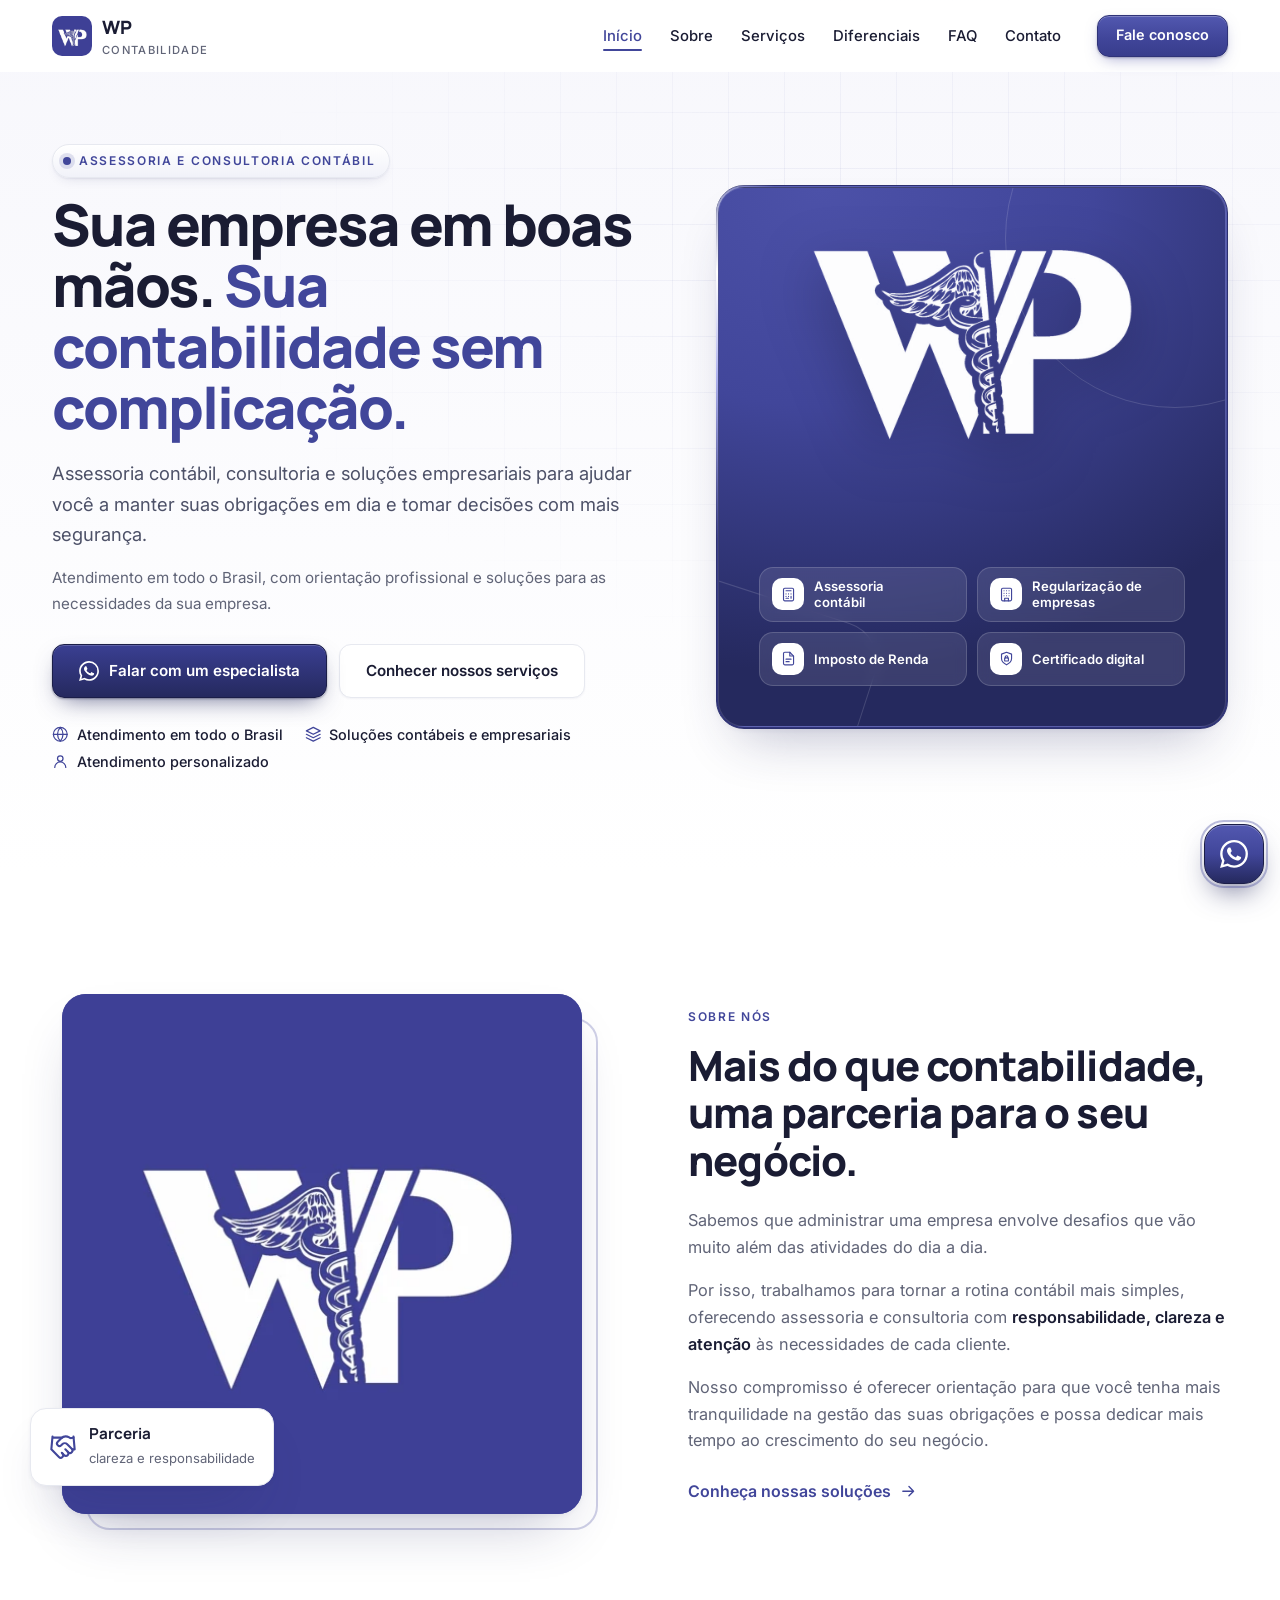
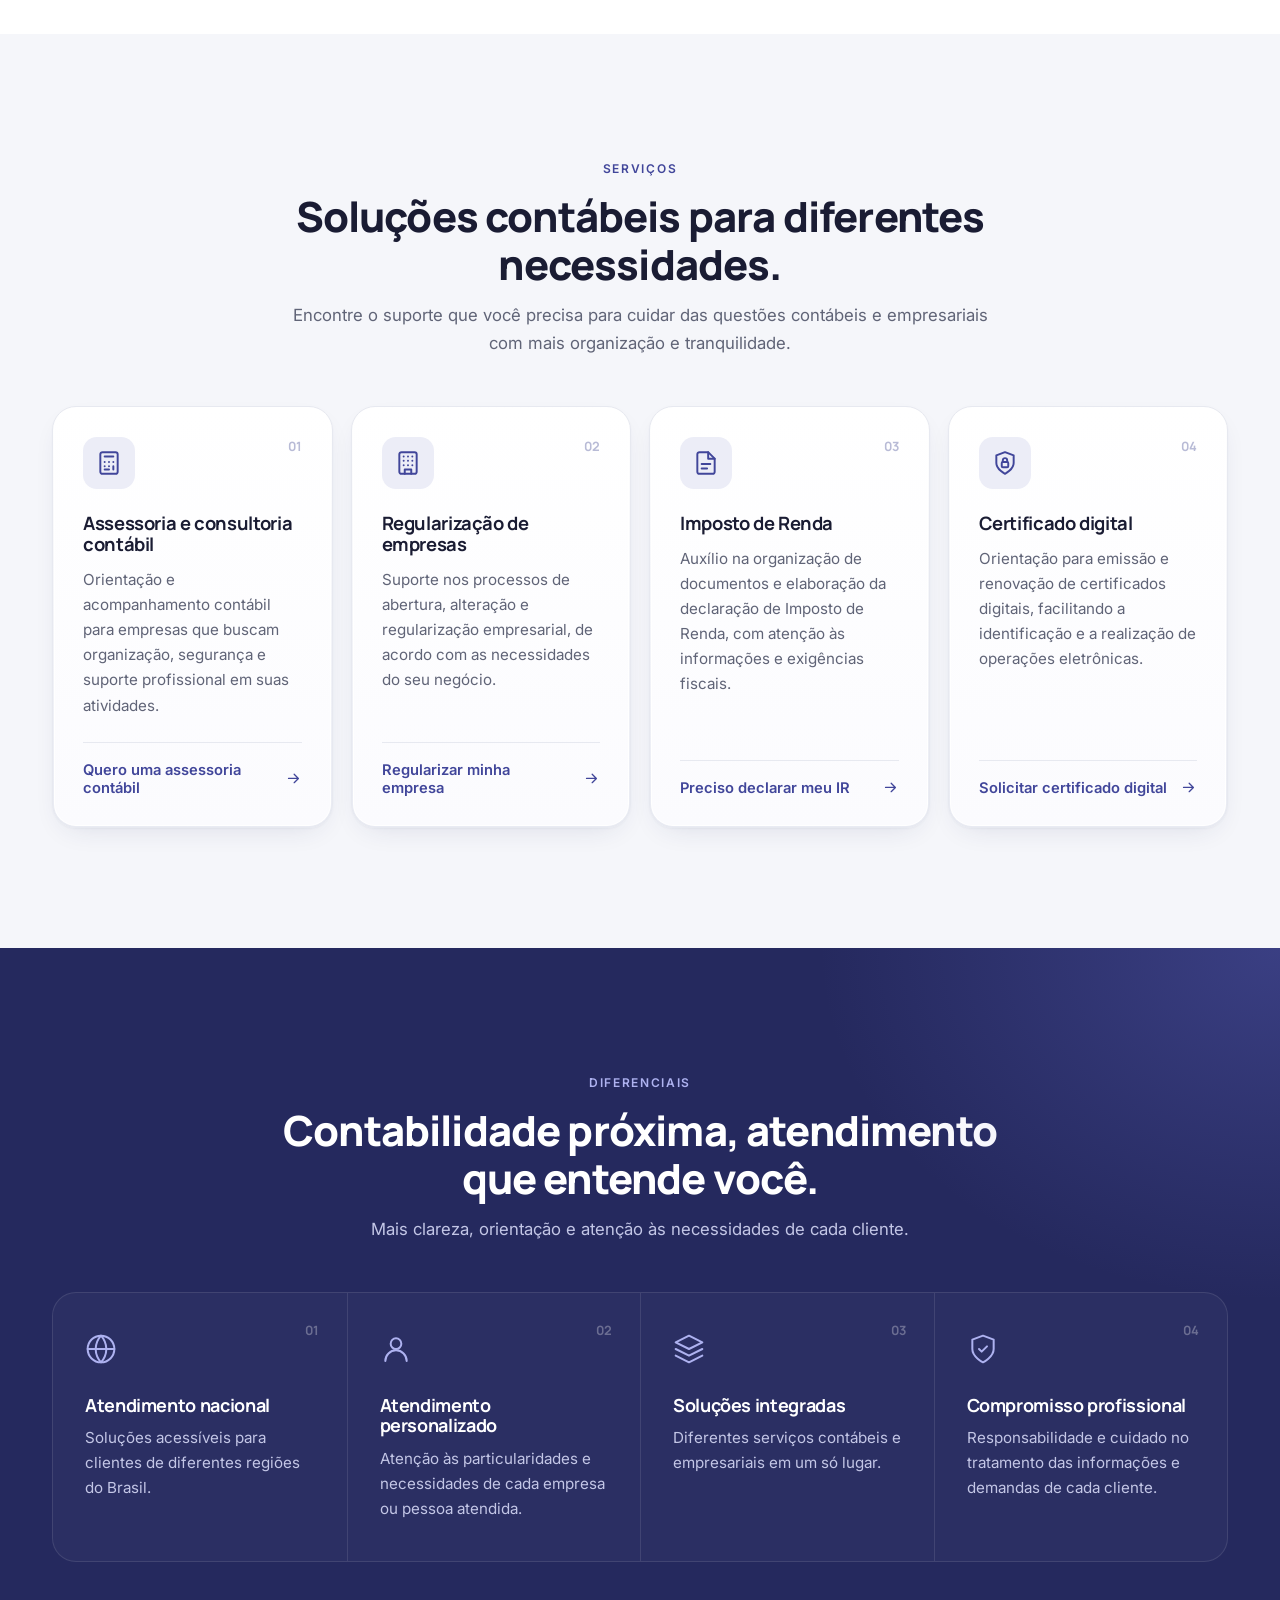
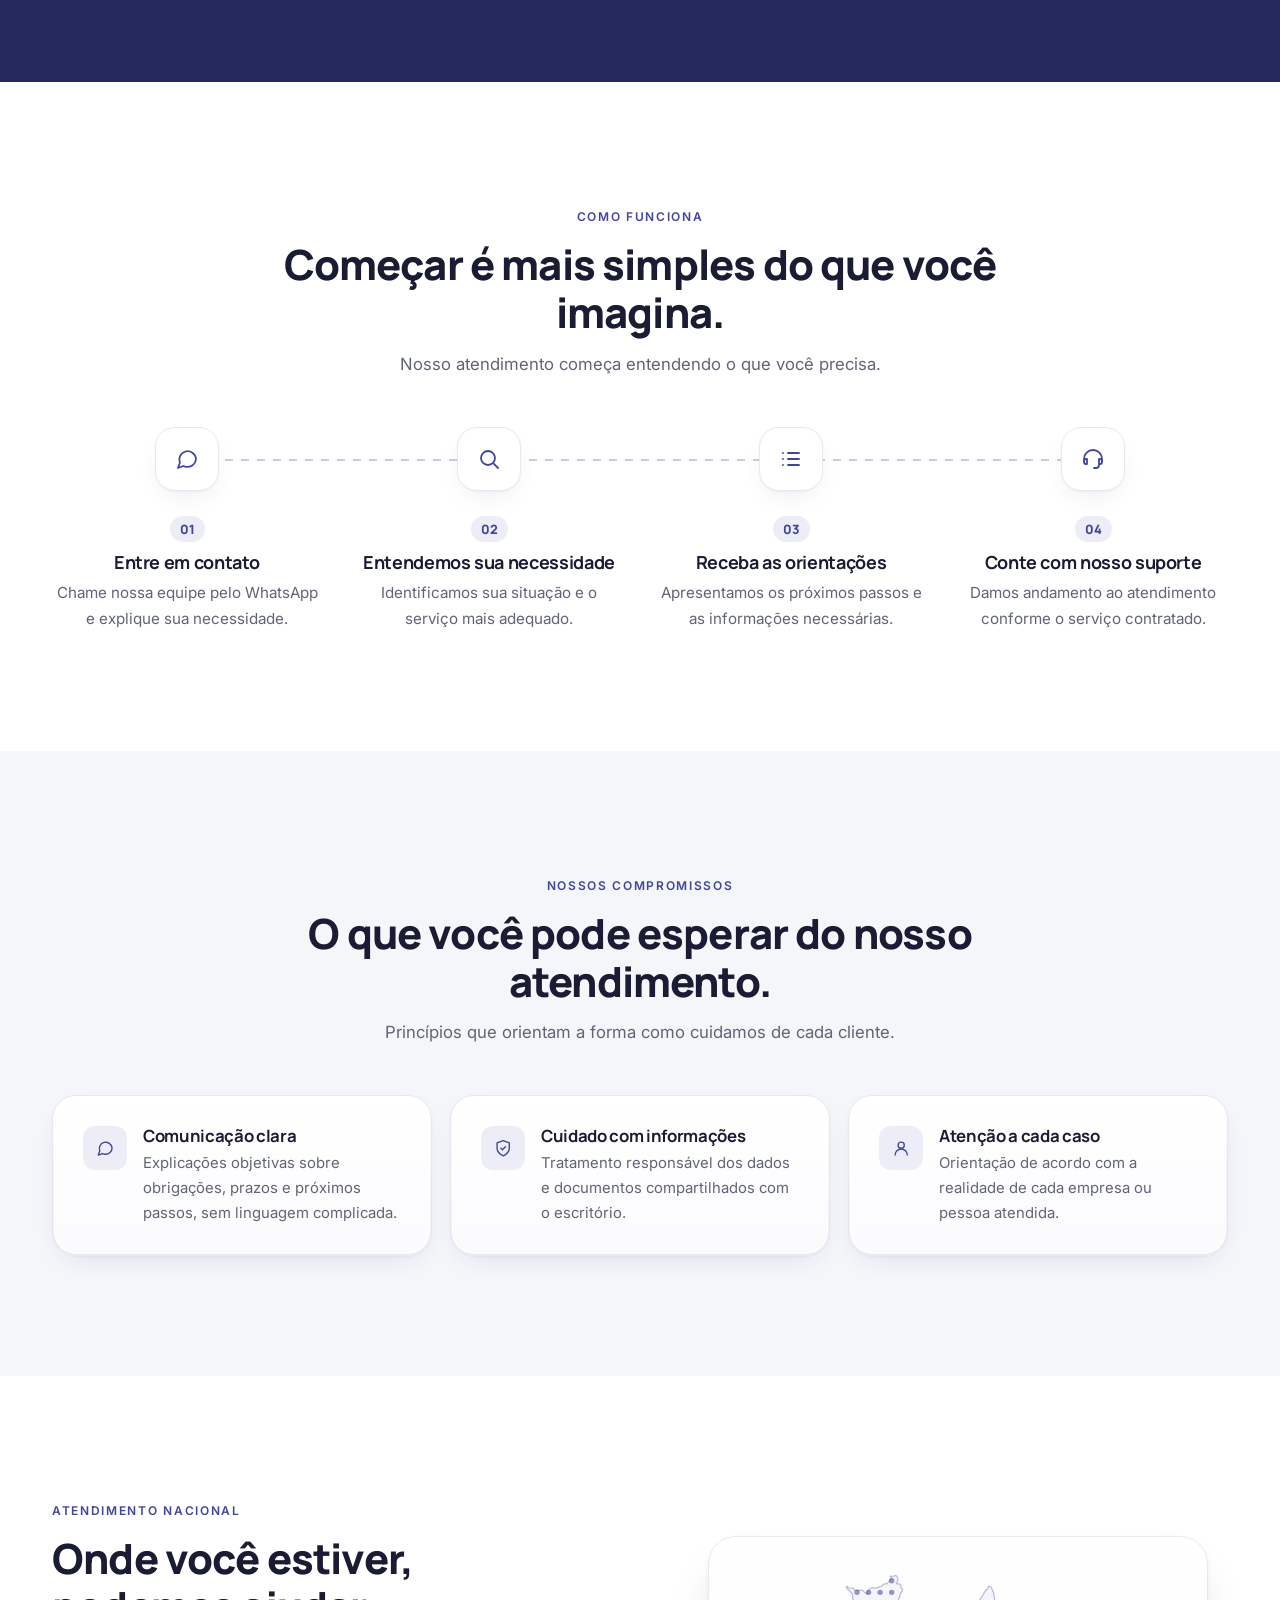
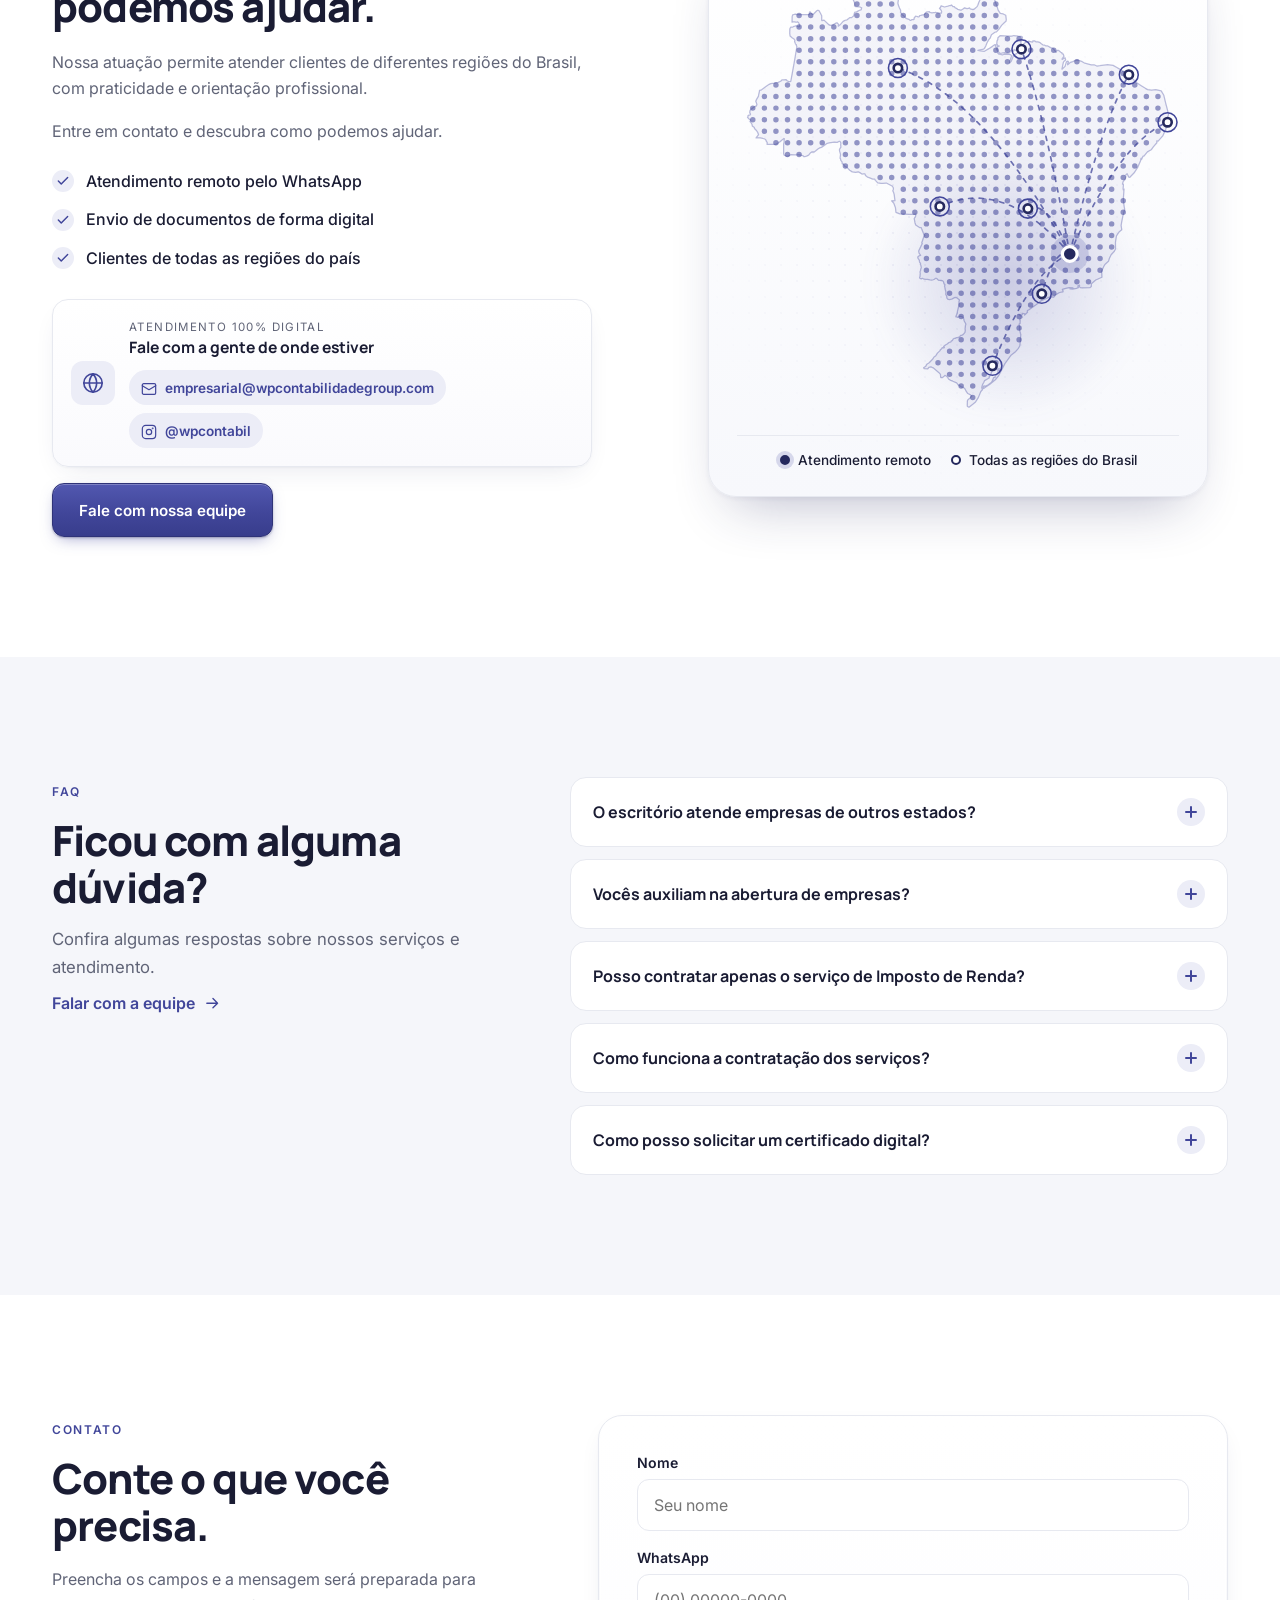
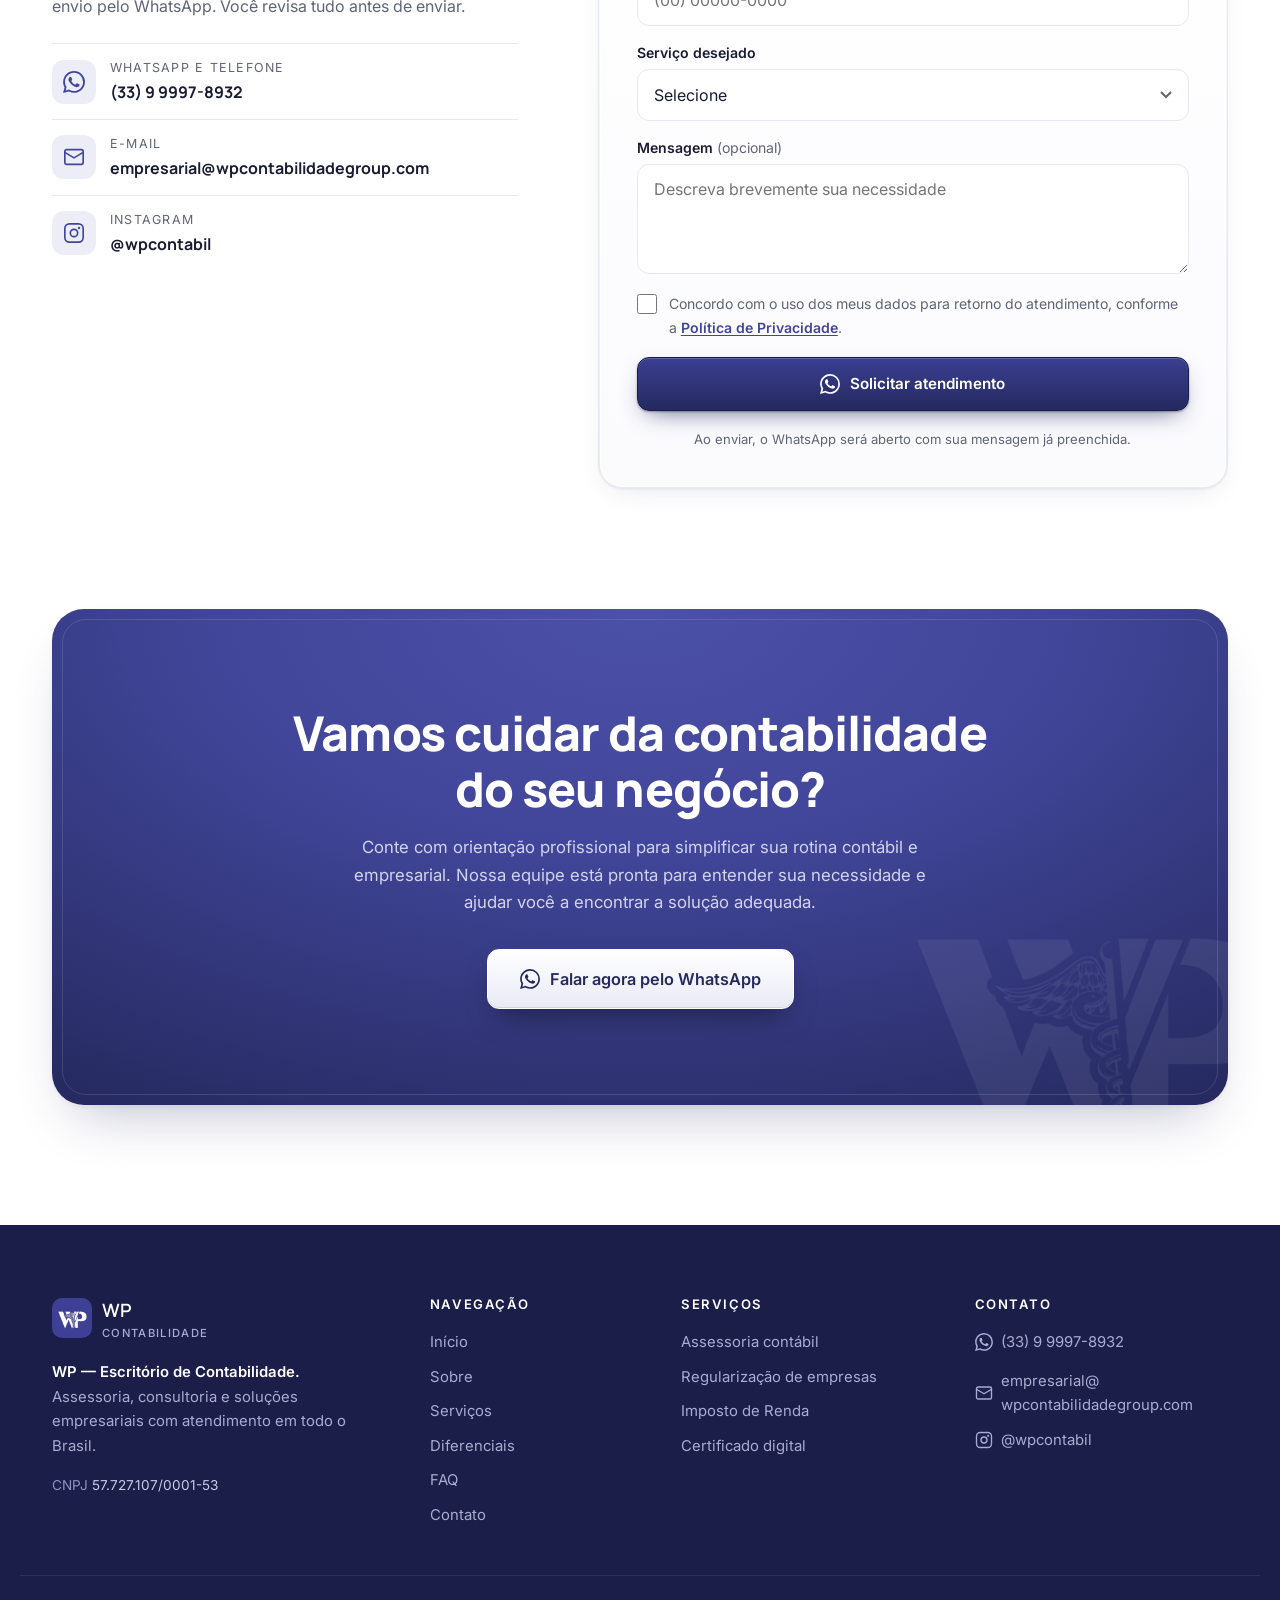
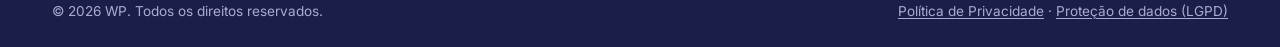
<file: wp-contabilidade.html>
<!doctype html>
<html lang="pt-BR" class="no-js">
<script>document.documentElement.classList.remove("no-js")</script>
<head>
  <meta charset="utf-8" />
  <meta name="viewport" content="width=device-width, initial-scale=1, viewport-fit=cover" />
  <title>WP Contabilidade | Assessoria e Consultoria Contábil</title>
  <meta name="description" content="Assessoria e consultoria contábil, regularização de empresas, Imposto de Renda e certificado digital. Atendimento em todo o Brasil." />
  <meta name="keywords" content="escritório de contabilidade, assessoria contábil, consultoria contábil, regularização de empresas, declaração de imposto de renda, certificado digital" />
  <meta name="theme-color" content="#41469A" />
  <!-- Google Search Console: cole aqui a meta de verificação quando disponível -->
  <!-- <meta name="google-site-verification" content="SEU_CODIGO" /> -->

  <meta property="og:type" content="website" />
  <meta property="og:locale" content="pt_BR" />
  <meta property="og:title" content="WP Contabilidade | Assessoria e Consultoria Contábil" />
  <meta property="og:description" content="Assessoria e consultoria contábil, regularização de empresas, Imposto de Renda e certificado digital. Atendimento em todo o Brasil." />
  <meta property="og:image" content="assets/og.jpg" />
  <meta name="twitter:card" content="summary_large_image" />

  <link rel="icon" type="image/png" href="[data-uri]" />
  <link rel="apple-touch-icon" href="[data-uri]" />
  <link rel="preconnect" href="https://fonts.googleapis.com" />
  <link rel="preconnect" href="https://fonts.gstatic.com" crossorigin />
  <link href="https://fonts.googleapis.com/css2?family=Inter:wght@400;500;600&family=Manrope:wght@500;600;700;800&display=swap" rel="stylesheet" />
  <style>
/* =========================================================
   WP Contabilidade — estilos
   Componentes "tex-card" e "btn--tex" inspirados em Cult UI
   (Texture Card / Texture Button), adaptados para CSS puro.
   ========================================================= */
:root{
  --brand:#41469A; --deep:#25295E; --deeper:#1B1E48; --mist:#F5F6FA; --soft:#ECEDF7;
  --white:#fff; --text:#606477; --ink:#1A1C33; --line:#E7E9F0;
  --wa:#25D366; --wa-d:#1EBE5A;
  --r-sm:10px; --r:16px; --r-lg:24px;
  --shadow:0 1px 2px rgba(37,41,94,.04),0 10px 30px -14px rgba(37,41,94,.16);
  --shadow-lg:0 2px 4px rgba(37,41,94,.05),0 28px 56px -24px rgba(37,41,94,.32);
  --ease:cubic-bezier(.22,.61,.36,1);
  --head-h:72px;
}
*,*::before,*::after{box-sizing:border-box}
html{scroll-behavior:smooth;scroll-padding-top:calc(var(--head-h) + 8px);-webkit-text-size-adjust:100%}
body{margin:0;font:400 16px/1.65 Inter,system-ui,sans-serif;color:var(--text);background:var(--white);-webkit-font-smoothing:antialiased;overflow-x:hidden}
img{max-width:100%;height:auto;display:block}
[hidden]{display:none!important}
a{color:inherit;text-decoration:none}
h1,h2,h3{font-family:Manrope,system-ui,sans-serif;color:var(--ink);margin:0;letter-spacing:-.02em;line-height:1.15}
h2{font-size:clamp(1.75rem,1.2rem + 2.2vw,2.6rem);font-weight:800}
h3{font-size:1.125rem;font-weight:700}
p{margin:0 0 1rem}
.i{width:1.15em;height:1.15em;fill:none;stroke:currentColor;stroke-width:1.8;stroke-linecap:round;stroke-linejoin:round;flex:none}
.container{width:100%;max-width:1240px;margin:0 auto;padding:0 20px}
@media(min-width:768px){.container{padding:0 32px}}
.skip{position:absolute;left:-999px;top:8px;background:var(--brand);color:#fff;padding:8px 14px;border-radius:8px;z-index:100}
.skip:focus{left:8px}
:focus-visible{outline:2px solid var(--brand);outline-offset:3px;border-radius:6px}

/* ---------- Eyebrow ---------- */
.eyebrow{display:inline-flex;align-items:center;gap:8px;font:600 .75rem/1 Inter,sans-serif;letter-spacing:.14em;text-transform:uppercase;color:var(--brand);margin-bottom:16px}
.eyebrow__dot{width:8px;height:8px;border-radius:50%;background:var(--brand);box-shadow:0 0 0 4px rgba(65,70,154,.15)}
.eyebrow--light{color:#AEB2F0}

/* ---------- Buttons ---------- */
.btn{--h:48px;display:inline-flex;align-items:center;justify-content:center;gap:10px;min-height:var(--h);padding:0 22px;border-radius:12px;font:600 .95rem/1 Inter,sans-serif;border:1px solid transparent;cursor:pointer;transition:transform .2s var(--ease),box-shadow .2s var(--ease),background .2s,color .2s,border-color .2s;white-space:nowrap}
.btn:active{transform:translateY(1px) scale(.99)}
.btn--sm{--h:42px;padding:0 18px;font-size:.9rem}
.btn--lg{--h:54px;padding:0 26px}
.btn--xl{--h:60px;padding:0 32px;font-size:1.02rem}
.btn--block{width:100%}
.btn .i{width:20px;height:20px}
/* Texture button (Cult UI) — camada interna com brilho e borda dupla */
.btn--tex{color:#fff;background:linear-gradient(180deg,#5258B0 0%,var(--brand) 55%,#383D8C 100%);border-color:#2F3378;box-shadow:inset 0 1px 0 rgba(255,255,255,.25),0 1px 2px rgba(37,41,94,.3),0 6px 16px -6px rgba(65,70,154,.55)}
.btn--tex:hover{transform:translateY(-1px);box-shadow:inset 0 1px 0 rgba(255,255,255,.3),0 2px 4px rgba(37,41,94,.3),0 12px 24px -8px rgba(65,70,154,.6)}
.btn--wa{color:#fff;background:linear-gradient(180deg,#3A3F92 0%,var(--deep) 100%);border-color:#1B1E48;box-shadow:inset 0 1px 0 rgba(255,255,255,.18),0 1px 2px rgba(27,30,72,.4),0 10px 24px -10px rgba(37,41,94,.7)}
.btn--wa:hover{transform:translateY(-1px);box-shadow:inset 0 1px 0 rgba(255,255,255,.22),0 2px 4px rgba(27,30,72,.4),0 16px 30px -12px rgba(37,41,94,.75)}
.cta-final .btn--wa{color:var(--deep);background:linear-gradient(180deg,#fff 0%,#E9EAF6 100%);border-color:#fff;box-shadow:inset 0 -1px 0 rgba(37,41,94,.12),0 14px 30px -12px rgba(0,0,0,.5)}
.btn--wa .i{fill:currentColor;stroke:none}
.btn--ghost{background:#fff;color:var(--ink);border-color:var(--line);box-shadow:0 1px 2px rgba(37,41,94,.05)}
.btn--ghost:hover{border-color:#C9CCE2;color:var(--brand);transform:translateY(-1px)}
.link-arrow{display:inline-flex;align-items:center;gap:8px;font-weight:600;color:var(--brand);margin-top:8px}
.link-arrow .i{transition:transform .2s var(--ease)}
.link-arrow:hover .i{transform:translateX(4px)}

/* ---------- Texture card (Cult UI) ---------- */
.tex-card{border-radius:var(--r-lg);padding:1px;background:linear-gradient(180deg,#fff,#E9EBF3);box-shadow:var(--shadow);border:1px solid var(--line)}
.tex-card__inner{height:100%;border-radius:calc(var(--r-lg) - 2px);background:linear-gradient(180deg,#fff 0%,#FBFBFE 100%);border:1px solid rgba(255,255,255,.9);padding:28px}

/* ---------- Header ---------- */
.header{position:fixed;inset:0 0 auto;z-index:50;height:var(--head-h);background:rgba(255,255,255,.92);backdrop-filter:saturate(1.6) blur(12px);-webkit-backdrop-filter:saturate(1.6) blur(12px);border-bottom:1px solid transparent;transition:border-color .25s,box-shadow .25s}
.header.is-scrolled{border-color:var(--line);box-shadow:0 6px 24px -18px rgba(37,41,94,.4)}
.header__inner{height:100%;display:flex;align-items:center;gap:24px}
.logo{display:flex;align-items:center;gap:10px;flex:none}
.logo img{width:40px;height:40px;border-radius:10px}
.logo__text{display:flex;flex-direction:column;line-height:1}
.logo__text strong{font:800 1.15rem Manrope,sans-serif;color:var(--ink);letter-spacing:-.02em}
.logo__text small{font:500 .7rem Inter,sans-serif;letter-spacing:.12em;text-transform:uppercase;color:var(--text);margin-top:3px}
.logo--light .logo__text strong{color:#fff}.logo--light .logo__text small{color:#A9ACD0}
.nav{margin-left:auto;display:flex;align-items:center;gap:4px}
.nav a:not(.btn){position:relative;padding:10px 12px;font:500 .93rem Inter,sans-serif;color:var(--ink);border-radius:8px;transition:color .2s}
.nav a:not(.btn)::after{content:"";position:absolute;left:12px;right:12px;bottom:4px;height:2px;border-radius:2px;background:var(--brand);transform:scaleX(0);transition:transform .25s var(--ease)}
.nav a:not(.btn):hover,.nav a.is-active{color:var(--brand)}
.nav a.is-active::after,.nav a:not(.btn):hover::after{transform:scaleX(1)}
.nav__cta{display:none}
.burger{display:none}
@media(max-width:991px){
  :root{--head-h:64px}
  .logo img{width:36px;height:36px}
  .header__cta{display:none}
  .burger{display:grid;place-content:center;gap:6px;margin-left:auto;width:44px;height:44px;border:1px solid var(--line);background:#fff;border-radius:12px;cursor:pointer}
  .burger span{display:block;width:20px;height:2px;background:var(--ink);border-radius:2px;transition:transform .25s var(--ease)}
  .burger[aria-expanded=true] span:first-child{transform:translateY(4px) rotate(45deg)}
  .burger[aria-expanded=true] span:last-child{transform:translateY(-4px) rotate(-45deg)}
  .nav{position:fixed;top:var(--head-h);left:0;right:0;flex-direction:column;align-items:stretch;gap:0;background:#fff;padding:12px 20px 24px;border-bottom:1px solid var(--line);box-shadow:0 24px 40px -24px rgba(37,41,94,.35);transform:translateY(-8px);opacity:0;visibility:hidden;transition:opacity .2s,transform .25s var(--ease),visibility .25s}
  .nav.is-open{opacity:1;visibility:visible;transform:none}
  .nav a:not(.btn){padding:14px 4px;font-size:1.05rem;border-bottom:1px solid var(--line);border-radius:0}
  .nav a:not(.btn)::after{display:none}
  .nav__cta{display:flex;margin-top:16px;--h:52px}
}

/* ---------- Hero ---------- */
.hero{position:relative;padding:calc(var(--head-h) + 40px) 0 64px;background:linear-gradient(180deg,#F7F7FC 0%,#fff 100%);overflow:hidden}
.hero__grid-bg{position:absolute;inset:0;background-image:linear-gradient(rgba(65,70,154,.06) 1px,transparent 1px),linear-gradient(90deg,rgba(65,70,154,.06) 1px,transparent 1px);background-size:56px 56px;mask-image:radial-gradient(ellipse 70% 60% at 70% 30%,#000 20%,transparent 75%);-webkit-mask-image:radial-gradient(ellipse 70% 60% at 70% 30%,#000 20%,transparent 75%)}
.hero__inner{position:relative;display:grid;gap:48px;align-items:center}
.hero h1{font-size:clamp(2.1rem,1.3rem + 3.6vw,3.6rem);font-weight:800;letter-spacing:-.035em;line-height:1.06;margin-bottom:20px}
.hero h1 .hl{color:var(--brand)}
.lead{font-size:clamp(1.02rem,.95rem + .3vw,1.15rem);color:#4D5168;max-width:56ch}
.hero__sub{font-size:.95rem;max-width:56ch}
.hero__actions{display:flex;flex-wrap:wrap;gap:12px;margin:28px 0 28px}
.hero__chips{list-style:none;padding:0;margin:0;display:flex;flex-wrap:wrap;gap:10px 22px}
.hero__chips li{display:flex;align-items:center;gap:8px;font:500 .9rem Inter,sans-serif;color:var(--ink)}
.hero__chips .i{color:var(--brand)}
.hero__visual{position:relative}
.hero__panel{border-radius:28px;background:linear-gradient(180deg,#5A5FB4,#2F3378);border-color:#2C3070;box-shadow:var(--shadow-lg)}
.hero__panel-inner{position:relative;overflow:hidden;min-height:420px;border-radius:26px;background:radial-gradient(120% 90% at 20% 0%,#4C51A8 0%,var(--brand) 45%,var(--deep) 100%);border-color:rgba(255,255,255,.12);padding:32px;display:flex;flex-direction:column;justify-content:space-between}
.hero__mark{width:78%;max-width:420px;margin:12px auto 0;filter:drop-shadow(0 18px 30px rgba(0,0,0,.25))}
.hero__shape{position:absolute;border:1px solid rgba(255,255,255,.14);border-radius:50%}
.hero__shape--a{width:340px;height:340px;right:-120px;top:-120px}
.hero__shape--b{width:220px;height:220px;left:-80px;bottom:-90px;border-radius:40px;transform:rotate(18deg)}
.hero__stack{position:relative;display:grid;grid-template-columns:1fr 1fr;gap:10px;margin-top:24px}
.float-chip{display:flex;align-items:center;gap:10px;padding:10px 12px;border-radius:14px;background:rgba(255,255,255,.1);border:1px solid rgba(255,255,255,.16);color:#fff;font:600 .82rem/1.25 Inter,sans-serif;backdrop-filter:blur(6px);animation:float 6s var(--ease) infinite;animation-delay:var(--d)}
.float-chip span{display:grid;place-items:center;width:32px;height:32px;border-radius:10px;background:#fff;color:var(--brand);flex:none}
@keyframes float{0%,100%{transform:translateY(0)}50%{transform:translateY(-4px)}}
@media(min-width:992px){
  .hero{padding:calc(var(--head-h) + 72px) 0 104px}
  .hero__inner{grid-template-columns:1.08fr .92fr;gap:64px}
  .hero__panel-inner{min-height:540px;padding:40px}
}
@media(max-width:560px){
  .hero{padding-top:calc(var(--head-h) + 28px)}
  .hero__actions .btn{width:100%}
  .hero__chips{flex-direction:column;gap:10px}
  .hero__panel-inner{min-height:0;padding:24px}
  .hero__stack{grid-template-columns:1fr 1fr;gap:8px}
  .float-chip{font-size:.75rem;padding:8px}
  .float-chip span{width:28px;height:28px}
}

/* ---------- Sections ---------- */
.section{padding:80px 0}
@media(min-width:992px){.section{padding:120px 0}}
.section--mist{background:var(--mist)}
.section--deep{background:var(--deep);position:relative;overflow:hidden}
.section--deep::before{content:"";position:absolute;inset:0;background:radial-gradient(60% 80% at 100% 0%,rgba(98,104,200,.35),transparent 60%);pointer-events:none}
.head{text-align:center;max-width:720px;margin:0 auto 48px}
.head h2{margin-bottom:14px}
.head p{font-size:1.05rem;margin:0}
.head--light h2{color:#fff}.head--light p{color:#C3C6E6}
.head--left{text-align:left;margin:0}

/* ---------- About ---------- */
.about{display:grid;gap:48px;align-items:center}
.about__copy p{font-size:1.02rem}
.about__copy p strong{color:var(--ink);font-weight:600}
.about__copy h2{margin-bottom:22px}
.about__visual{position:relative;max-width:520px;width:100%;margin:0 auto}
.about__frame{position:relative;aspect-ratio:1/1;border-radius:var(--r-lg);overflow:hidden;background:var(--brand);box-shadow:var(--shadow-lg)}
.about__frame img{width:100%;height:100%;object-fit:cover}
.about__visual::before{content:"";position:absolute;inset:24px -16px -16px 24px;border:2px solid var(--brand);border-radius:var(--r-lg);opacity:.25;z-index:-1}
.about__badge{position:absolute;left:-8px;bottom:28px;display:flex;align-items:center;gap:12px;background:#fff;border:1px solid var(--line);border-radius:16px;padding:14px 18px;box-shadow:var(--shadow-lg)}
.about__badge .i{width:28px;height:28px;color:var(--brand)}
.about__badge strong{display:block;font:700 .95rem Manrope,sans-serif;color:var(--ink)}
.about__badge span{font-size:.82rem}
@media(min-width:992px){.about{grid-template-columns:1fr 1fr;gap:96px}.about__badge{left:-32px}}

/* ---------- Services ---------- */
.services{display:grid;gap:18px}
@media(min-width:640px){.services{grid-template-columns:repeat(2,1fr)}}
@media(min-width:1100px){.services{grid-template-columns:repeat(4,1fr)}}
.service{transition:transform .3s var(--ease),box-shadow .3s var(--ease)}
.service .tex-card__inner{display:flex;flex-direction:column;position:relative}
.service:hover{transform:translateY(-6px);box-shadow:var(--shadow-lg)}
.service__icon{display:grid;place-items:center;width:52px;height:52px;border-radius:14px;background:var(--soft);color:var(--brand);margin-bottom:24px;transition:background .3s,color .3s}
.service__icon .i{width:26px;height:26px}
.service:hover .service__icon{background:var(--brand);color:#fff}
.service__num{position:absolute;top:28px;right:28px;font:700 .8rem Manrope,sans-serif;color:#B8BBD6}
.service h3{margin-bottom:12px;font-size:1.15rem}
.service p{font-size:.95rem;flex:1;margin-bottom:24px}
.service__cta{display:flex;align-items:center;justify-content:space-between;gap:8px;padding-top:18px;border-top:1px solid var(--line);font:600 .92rem Inter,sans-serif;color:var(--brand)}
.service__cta .i{transition:transform .2s var(--ease)}
.service__cta:hover .i{transform:translateX(4px)}

/* ---------- Differentials ---------- */
.diffs{position:relative;display:grid;gap:16px}
@media(min-width:640px){.diffs{grid-template-columns:repeat(2,1fr)}}
@media(min-width:1100px){.diffs{grid-template-columns:repeat(4,1fr);gap:0;border:1px solid rgba(255,255,255,.1);border-radius:var(--r-lg);background:rgba(255,255,255,.03)}}
.diff{position:relative;padding:28px;border:1px solid rgba(255,255,255,.1);border-radius:var(--r);background:rgba(255,255,255,.04);transition:background .3s}
@media(min-width:1100px){.diff{border:0;border-radius:0;background:none;padding:40px 32px}.diff+.diff{border-left:1px solid rgba(255,255,255,.1)}}
.diff:hover{background:rgba(255,255,255,.06)}
.diff .i{width:32px;height:32px;color:#AEB2F0;margin-bottom:22px;stroke-width:1.5}
.diff__n{position:absolute;top:28px;right:28px;font:700 .8rem Manrope,sans-serif;color:rgba(255,255,255,.3)}
.diff h3{color:#fff;margin-bottom:10px}
.diff p{color:#C3C6E6;font-size:.95rem;margin:0}

/* ---------- Steps ---------- */
.steps{list-style:none;padding:0;margin:0;display:grid;gap:0;position:relative}
.step{position:relative;padding:0 0 36px 72px}
.step:last-child{padding-bottom:0}
.step::before{content:"";position:absolute;left:25px;top:52px;bottom:0;width:2px;background:linear-gradient(var(--line),var(--line))}
.step:last-child::before{display:none}
.step__dot{position:absolute;left:0;top:0;display:grid;place-items:center;width:52px;height:52px;border-radius:16px;background:#fff;border:1px solid var(--line);color:var(--brand);box-shadow:var(--shadow)}
.step__dot .i{width:24px;height:24px}
.step__n{display:inline-block;font:800 .8rem Manrope,sans-serif;color:var(--brand);background:var(--soft);padding:4px 10px;border-radius:999px;margin-bottom:10px}
.step h3{margin-bottom:8px}
.step p{font-size:.95rem;margin:0}
@media(min-width:992px){
  .steps{grid-template-columns:repeat(4,1fr);gap:32px}
  .steps::before{content:"";position:absolute;top:32px;left:12%;right:12%;height:2px;background:repeating-linear-gradient(90deg,#C9CCE2 0 8px,transparent 8px 16px)}
  .step{padding:0;text-align:center}
  .step::before{display:none}
  .step__dot{position:relative;margin:0 auto 24px;width:64px;height:64px;border-radius:20px}
  .step:hover .step__dot{background:var(--brand);color:#fff;border-color:var(--brand)}
  .step__dot{transition:background .3s,color .3s}
}

/* ---------- Testimonials / commitments ---------- */
.testimonials{display:grid;gap:18px}
@media(min-width:768px){.testimonials{grid-template-columns:repeat(3,1fr)}}
.tcard .tex-card__inner{display:flex;flex-direction:column;gap:16px}
.tcard__stars{display:flex;gap:2px;color:#F5B300}
.tcard__stars .i{stroke:none}
.tcard blockquote{margin:0;color:var(--ink);font-size:1rem}
.tcard footer{margin-top:auto;border-top:1px solid var(--line);padding-top:14px}
.tcard footer strong{display:block;color:var(--ink);font-family:Manrope,sans-serif}
.tcard footer span{font-size:.85rem}
.commit .tex-card__inner{display:flex;gap:16px;align-items:flex-start}
.commit__ic{display:grid;place-items:center;width:44px;height:44px;border-radius:12px;background:var(--soft);color:var(--brand);flex:none}
.commit h3{margin-bottom:6px;font-size:1.05rem}
.commit p{margin:0;font-size:.93rem}

/* ---------- Location ---------- */
.location{display:grid;gap:48px;align-items:center}
.location h2{margin-bottom:18px}
.checks{list-style:none;padding:0;margin:24px 0 28px;display:grid;gap:12px}
.checks li{display:flex;gap:12px;align-items:center;color:var(--ink);font-weight:500}
.checks .i{width:22px;height:22px;padding:4px;border-radius:50%;background:var(--soft);color:var(--brand);stroke-width:2.5}
.location__address{display:flex;gap:12px;align-items:flex-start;padding:16px;border:1px solid var(--line);border-radius:var(--r);margin-bottom:24px;color:var(--ink)}
.location__address .i{color:var(--brand);margin-top:3px}
.map{border-radius:var(--r-lg);overflow:hidden;border:1px solid var(--line);aspect-ratio:4/3;margin-top:24px}
.map iframe{width:100%;height:100%;border:0}
@media(min-width:992px){.location{grid-template-columns:1fr 1fr;gap:96px}}

/* ---------- FAQ ---------- */
.faq-wrap{display:grid;gap:40px}
@media(min-width:992px){.faq-wrap{grid-template-columns:.8fr 1.2fr;gap:80px;align-items:start}.faq-wrap .head{position:sticky;top:calc(var(--head-h) + 32px)}}
.faq{display:grid;gap:12px}
.faq__item{background:#fff;border:1px solid var(--line);border-radius:var(--r);transition:border-color .25s,box-shadow .25s}
.faq__item[open]{border-color:#CDD0E6;box-shadow:var(--shadow)}
.faq__item summary{list-style:none;cursor:pointer;display:flex;align-items:center;justify-content:space-between;gap:16px;padding:20px 22px;font:700 1rem/1.4 Manrope,sans-serif;color:var(--ink)}
.faq__item summary::-webkit-details-marker{display:none}
.faq__ic{position:relative;width:28px;height:28px;border-radius:50%;background:var(--soft);flex:none;transition:background .25s,transform .3s var(--ease)}
.faq__ic::before,.faq__ic::after{content:"";position:absolute;left:50%;top:50%;width:12px;height:2px;background:var(--brand);border-radius:2px;transform:translate(-50%,-50%)}
.faq__ic::after{transform:translate(-50%,-50%) rotate(90deg);transition:transform .3s var(--ease)}
.faq__item[open] .faq__ic{background:var(--brand)}
.faq__item[open] .faq__ic::before,.faq__item[open] .faq__ic::after{background:#fff}
.faq__item[open] .faq__ic::after{transform:translate(-50%,-50%) rotate(0)}
.faq__body{display:grid;grid-template-rows:0fr;transition:grid-template-rows .3s var(--ease)}
.faq__body>p{overflow:hidden;margin:0;padding:0 22px}
.faq__item.is-open .faq__body{grid-template-rows:1fr}
.faq__item.is-open .faq__body>p{padding-bottom:22px}

/* ---------- Contact ---------- */
.contact{display:grid;gap:40px;align-items:start}
@media(min-width:992px){.contact{grid-template-columns:.85fr 1.15fr;gap:80px}}
.contact__copy h2{margin-bottom:16px}
.contact__line{display:flex;align-items:center;gap:14px;padding:14px 0;border-top:1px solid var(--line)}
.contact__line:first-of-type{margin-top:24px}
.contact__ic{display:grid;place-items:center;width:44px;height:44px;border-radius:12px;background:var(--soft);color:var(--brand)}
.contact__line small{display:block;font-size:.78rem;text-transform:uppercase;letter-spacing:.1em}
.contact__line strong{color:var(--ink);font-family:Manrope,sans-serif}
.contact__ic svg[class] , .contact__line .i{width:22px;height:22px}
.contact__line:first-of-type .i{fill:currentColor;stroke:none}
.form .tex-card__inner{display:grid;gap:18px}
@media(min-width:640px){.form .tex-card__inner{padding:36px}}
.field{display:grid;gap:8px}
.field label{font:600 .88rem Inter,sans-serif;color:var(--ink)}
.opt{font-weight:400;color:var(--text)}
.field input,.field select,.field textarea{width:100%;font:400 1rem Inter,sans-serif;color:var(--ink);background:#fff;border:1px solid var(--line);border-radius:12px;padding:14px 16px;min-height:52px;transition:border-color .2s,box-shadow .2s;appearance:none;-webkit-appearance:none}
.field select{background:#fff url("data:image/svg+xml,%3Csvg xmlns='http://www.w3.org/2000/svg' width='12' height='8' fill='none' stroke='%23606477' stroke-width='2'%3E%3Cpath d='m1 1 5 5 5-5'/%3E%3C/svg%3E") no-repeat right 16px center;padding-right:40px}
.field textarea{resize:vertical;min-height:110px}
.field input:focus,.field select:focus,.field textarea:focus{outline:none;border-color:var(--brand);box-shadow:0 0 0 4px rgba(65,70,154,.12)}
.field__err{display:none;color:#C0392B;font-size:.82rem}
.is-invalid input,.is-invalid select{border-color:#E1A4A0}
.is-invalid .field__err,.field__err--consent.show{display:block}
.consent{display:flex;gap:12px;align-items:flex-start;font-size:.88rem;cursor:pointer}
.consent input{width:20px;height:20px;margin:2px 0 0;accent-color:var(--brand);flex:none}
.consent a{color:var(--brand);font-weight:600;text-decoration:underline;text-underline-offset:2px}
.form__note{font-size:.82rem;text-align:center;margin:0}

/* ---------- CTA final ---------- */
.cta-final{padding:0 0 80px}
@media(min-width:992px){.cta-final{padding-bottom:120px}}
.cta-final__box{position:relative;overflow:hidden;text-align:center;padding:64px 24px;border-radius:32px;background:radial-gradient(90% 120% at 50% 0%,#4C51A8 0%,var(--brand) 40%,var(--deep) 100%);box-shadow:var(--shadow-lg)}
.cta-final__box::before{content:"";position:absolute;inset:10px;border:1px solid rgba(255,255,255,.12);border-radius:24px;pointer-events:none}
.cta-final__mark{position:absolute;right:-60px;bottom:-60px;width:380px;opacity:.07;pointer-events:none}
.cta-final h2{position:relative;color:#fff;max-width:720px;margin:0 auto 18px;font-size:clamp(1.9rem,1.2rem + 2.8vw,3rem)}
.cta-final p{position:relative;color:#D2D4EE;max-width:620px;margin:0 auto 32px;font-size:1.05rem}
.cta-final .btn{position:relative}
@media(min-width:768px){.cta-final__box{padding:96px 48px}}
@media(max-width:560px){.cta-final .btn{width:100%;white-space:normal}}

/* ---------- Footer ---------- */
.footer{background:var(--deeper);color:#A9ACD0;padding:72px 0 0;font-size:.93rem}
.footer__grid{display:grid;gap:40px;padding-bottom:48px}
@media(min-width:640px){.footer__grid{grid-template-columns:1fr 1fr}}
@media(min-width:992px){.footer__grid{grid-template-columns:1.6fr 1fr 1.2fr 1.2fr}}
.footer__brand p{margin-top:20px;max-width:340px}
.footer__brand strong{color:#fff;font-weight:600}
.footer h3{color:#fff;font-size:.82rem;text-transform:uppercase;letter-spacing:.12em;margin-bottom:18px;font-family:Inter,sans-serif;font-weight:600}
.footer ul{list-style:none;margin:0;padding:0;display:grid;gap:10px}
.footer ul a{display:inline-flex;align-items:center;gap:8px;transition:color .2s}
.footer ul a:hover{color:#fff}
.footer ul a [href="#ic-wa"]{}
.footer li .i{width:18px;height:18px}
#footer-contact li:first-child .i{fill:currentColor;stroke:none}
.footer__bottom{display:flex;flex-wrap:wrap;gap:12px 24px;justify-content:space-between;padding:24px 20px calc(24px + env(safe-area-inset-bottom));border-top:1px solid rgba(255,255,255,.08);font-size:.85rem}
@media(min-width:768px){.footer__bottom{padding-left:32px;padding-right:32px}}
.footer__bottom p{margin:0}
.footer__bottom a{text-decoration:underline;text-underline-offset:2px}
.footer__bottom a:hover{color:#fff}
@media(max-width:767px){.footer{padding-bottom:84px}}

/* ---------- Privacy dialog ---------- */
.privacy{width:min(680px,calc(100% - 32px));max-height:85vh;padding:0;border:0;border-radius:var(--r-lg);box-shadow:var(--shadow-lg);color:var(--text)}
.privacy::backdrop{background:rgba(27,30,72,.55);backdrop-filter:blur(3px)}
.privacy__head{position:sticky;top:0;display:flex;align-items:center;justify-content:space-between;padding:20px 24px;background:#fff;border-bottom:1px solid var(--line)}
.privacy__head h2{font-size:1.3rem}
.privacy__close{width:40px;height:40px;border-radius:10px;border:1px solid var(--line);background:#fff;font-size:1.5rem;line-height:1;cursor:pointer;color:var(--ink)}
.privacy__body{padding:24px}
.privacy__body h3{font-size:1rem;margin:20px 0 6px}
.privacy__body p{font-size:.94rem}

/* ---------- Reveal ---------- */
.reveal{opacity:0;transform:translateY(16px);transition:opacity .6s var(--ease),transform .6s var(--ease);transition-delay:var(--rd,0s)}
.reveal.is-visible{opacity:1;transform:none}
.no-js .reveal{opacity:1;transform:none}

@media (prefers-reduced-motion:reduce){
  html{scroll-behavior:auto}
  *,*::before,*::after{animation:none!important;transition-duration:.01ms!important}
  .reveal{opacity:1;transform:none}
}
@media(max-width:991px){.about__visual{max-width:340px}.about__visual::before{inset:16px -10px -10px 16px}}

/* =========================================================
   Componentes inspirados em Cult UI (versões em CSS/JS puro)
   ========================================================= */
/* Neumorph Eyebrow */
.eyebrow--neu{padding:8px 14px 8px 10px;border-radius:999px;background:linear-gradient(180deg,#fff,#F1F2F9);border:1px solid var(--line);box-shadow:inset 0 1px 0 #fff,0 1px 2px rgba(37,41,94,.06),0 6px 14px -8px rgba(37,41,94,.2)}

/* Text Animate (blur-in por palavra) */
.text-animate .w{display:inline-block;opacity:0;filter:blur(8px);transform:translateY(10px);animation:wordIn .7s var(--ease) forwards;animation-delay:calc(var(--wi) * 55ms + 120ms)}
@keyframes wordIn{to{opacity:1;filter:none;transform:none}}

/* Shimmer button */
.shimmer{position:relative;overflow:hidden;isolation:isolate}
.shimmer::after{content:"";position:absolute;inset:0;z-index:-1;background:linear-gradient(110deg,transparent 35%,rgba(255,255,255,.22) 50%,transparent 65%);transform:translateX(-120%);animation:shimmer 3.6s ease-in-out infinite 1.5s}
@keyframes shimmer{0%{transform:translateX(-120%)}40%,100%{transform:translateX(120%)}}

/* Border Beam */
.beam{position:relative;isolation:isolate}
.beam::before{content:"";position:absolute;inset:-1px;border-radius:inherit;padding:1.5px;background:conic-gradient(from var(--a,0deg),transparent 0 70%,#AEB2F0 80%,#fff 85%,transparent 90%);-webkit-mask:linear-gradient(#000 0 0) content-box,linear-gradient(#000 0 0);-webkit-mask-composite:xor;mask-composite:exclude;animation:beam 6s linear infinite;z-index:2;pointer-events:none}
@property --a{syntax:"<angle>";inherits:false;initial-value:0deg}
@keyframes beam{to{--a:360deg}}

/* Spotlight (segue o cursor) */
.spotlight{position:relative}
.spotlight::after{content:"";position:absolute;inset:0;border-radius:inherit;pointer-events:none;opacity:0;transition:opacity .3s;background:radial-gradient(320px circle at var(--mx,50%) var(--my,50%),rgba(65,70,154,.09),transparent 60%)}
.hero__panel-inner.spotlight::after{background:radial-gradient(360px circle at var(--mx,50%) var(--my,50%),rgba(255,255,255,.12),transparent 60%)}
.spotlight:hover::after{opacity:1}
.service.spotlight{position:relative}
.service .tex-card__inner{position:relative;z-index:1}

/* Mapa do Brasil (dot matrix) */
.map-card{position:relative;max-width:500px;margin:0 auto;padding:28px;border-radius:28px;background:linear-gradient(180deg,#fff,#F7F8FC);border:1px solid var(--line);box-shadow:var(--shadow-lg);overflow:hidden}
.map-card::before{content:"";position:absolute;inset:0;background-image:radial-gradient(rgba(65,70,154,.08) 1px,transparent 1px);background-size:16px 16px;mask-image:radial-gradient(circle at 50% 50%,#000,transparent 75%);-webkit-mask-image:radial-gradient(circle at 50% 50%,#000,transparent 75%)}
.map-card__glow{position:absolute;width:60%;aspect-ratio:1;left:30%;top:35%;border-radius:50%;background:radial-gradient(circle,rgba(65,70,154,.22),transparent 65%);filter:blur(10px)}
.br-map{position:relative;width:100%;height:auto;display:block;overflow:visible}
.br-outline{fill:rgba(65,70,154,.05);stroke:rgba(65,70,154,.35);stroke-width:1.2;stroke-linejoin:round}
.br-dots{stroke:var(--brand);stroke-width:5.2;stroke-linecap:round;opacity:.55}
.br-arc{fill:none;stroke:var(--brand);stroke-width:1.6;stroke-linecap:round;stroke-dasharray:4 6;opacity:.75;animation:dash 1.6s linear infinite}
@keyframes dash{to{stroke-dashoffset:-20}}
.br-pin circle:last-child{fill:#fff;stroke:var(--deep);stroke-width:2.5}
.br-pin__ring{fill:none;stroke:var(--brand);stroke-width:1.5;transform-box:fill-box;transform-origin:center;animation:pin 2.8s var(--ease) infinite;animation-delay:calc(var(--i) * .35s)}
@keyframes pin{0%{transform:scale(.4);opacity:.9}100%{transform:scale(2.2);opacity:0}}
.br-hub circle:last-child{fill:var(--deep);stroke:#fff;stroke-width:3}
.br-hub__glow{fill:rgba(65,70,154,.18)}
.map-card__legend{position:relative;display:flex;flex-wrap:wrap;gap:8px 20px;justify-content:center;margin-top:18px;padding-top:16px;border-top:1px solid var(--line);font:500 .85rem Inter,sans-serif;color:var(--ink)}
.map-card__legend span{display:flex;align-items:center;gap:8px}
.lg{width:10px;height:10px;border-radius:50%;background:#fff;border:2.5px solid var(--deep)}
.lg--hub{background:var(--deep);box-shadow:0 0 0 4px rgba(65,70,154,.18)}

/* Floating action (Family Button) */
.fab{position:fixed;right:max(16px,env(safe-area-inset-right));bottom:max(16px,env(safe-area-inset-bottom));z-index:60;display:flex;flex-direction:column;align-items:flex-end;gap:12px;transform:translateY(20px) scale(.6);opacity:0;transition:transform .4s var(--ease),opacity .4s}
.fab.is-in{transform:none;opacity:1}
.fab.is-hidden:not(.is-open){transform:translateY(20px) scale(.6);opacity:0;pointer-events:none}
.fab__btn{position:relative;display:grid;place-items:center;width:60px;height:60px;border-radius:20px;border:1px solid #1B1E48;color:#fff;cursor:pointer;background:linear-gradient(180deg,#5258B0 0%,var(--brand) 50%,var(--deep) 100%);box-shadow:inset 0 1px 0 rgba(255,255,255,.28),0 14px 30px -10px rgba(37,41,94,.75);transition:transform .25s var(--ease),border-radius .3s var(--ease)}
.fab__btn:hover{transform:translateY(-2px)}
.fab__btn::before{content:"";position:absolute;inset:-5px;border-radius:24px;border:2px solid rgba(65,70,154,.35);animation:fabPulse 2.8s var(--ease) infinite}
@keyframes fabPulse{0%{transform:scale(.9);opacity:1}70%,100%{transform:scale(1.25);opacity:0}}
.fab__wa{width:28px;height:28px;fill:currentColor;transition:transform .3s var(--ease),opacity .2s}
.fab__x{position:absolute;width:24px;height:24px;opacity:0;transform:rotate(-90deg);transition:transform .3s var(--ease),opacity .2s;stroke-width:2.2}
.fab.is-open .fab__btn{border-radius:50%}
.fab.is-open .fab__btn::before{display:none}
.fab.is-open .fab__wa{opacity:0;transform:rotate(90deg)}
.fab.is-open .fab__x{opacity:1;transform:none}
.fab__panel{width:min(290px,calc(100vw - 32px));padding:10px;border-radius:22px;background:#fff;border:1px solid var(--line);box-shadow:var(--shadow-lg),0 30px 60px -30px rgba(37,41,94,.45);transform-origin:bottom right;transform:scale(.85) translateY(12px);opacity:0;visibility:hidden;transition:transform .3s var(--ease),opacity .2s,visibility .3s}
.fab.is-open .fab__panel{transform:none;opacity:1;visibility:visible}
.fab__title{margin:6px 10px 8px;font:700 .95rem Manrope,sans-serif;color:var(--ink)}
.fab__panel a{display:flex;align-items:center;gap:12px;padding:12px 10px;border-radius:12px;font:500 .92rem Inter,sans-serif;color:var(--ink);transition:background .2s,color .2s}
.fab__panel a .i{width:34px;height:34px;padding:8px;border-radius:10px;background:var(--soft);color:var(--brand);transition:background .2s,color .2s}
.fab__panel a:hover{background:var(--mist);color:var(--brand)}
.fab__panel a:hover .i{background:var(--brand);color:#fff}
.fab.is-open .fab__panel a{animation:itemIn .35s var(--ease) both}
.fab.is-open .fab__panel a:nth-of-type(2){animation-delay:.04s}.fab.is-open .fab__panel a:nth-of-type(3){animation-delay:.08s}.fab.is-open .fab__panel a:nth-of-type(4){animation-delay:.12s}.fab.is-open .fab__panel a:nth-of-type(5){animation-delay:.16s}
@keyframes itemIn{from{opacity:0;transform:translateY(6px)}}
@media(max-width:767px){.fab__btn{width:56px;height:56px;border-radius:18px}}
@media (prefers-reduced-motion:reduce){.text-animate .w{opacity:1;filter:none;transform:none}}
/* Chips do hero clicáveis */
a.float-chip{cursor:pointer;transition:background .2s,border-color .2s,transform .2s var(--ease)}
a.float-chip::after{content:"→";margin-left:auto;opacity:0;transform:translateX(-4px);transition:.2s}
a.float-chip:hover,a.float-chip:focus-visible{background:rgba(255,255,255,.2);border-color:rgba(255,255,255,.35);animation-play-state:paused}
a.float-chip:hover::after,a.float-chip:focus-visible::after{opacity:1;transform:none}
/* Destaque do card de serviço ao chegar pelo link */
.service.is-target{animation:targetPulse 1.6s var(--ease)}
@keyframes targetPulse{0%,100%{box-shadow:var(--shadow)}25%,60%{box-shadow:0 0 0 3px var(--brand),var(--shadow-lg);transform:translateY(-6px)}}
/* Correção: itens de grid não podem ultrapassar a largura da tela */
.hero__inner>*,.about>*,.location>*,.contact>*,.faq-wrap>*,.hero__stack>*,.services>*,.diffs>*,.testimonials>*{min-width:0}
.float-chip{min-width:0;overflow-wrap:anywhere}
@media(max-width:560px){.btn{white-space:normal;text-align:center;line-height:1.25;padding-top:10px;padding-bottom:10px}}
a,button,summary{-webkit-tap-highlight-color:rgba(65,70,154,.15);touch-action:manipulation}
/* Correção: a área invisível do menu flutuante não pode capturar toques */
.fab{pointer-events:none}
.fab__btn{pointer-events:auto}
.fab__panel{pointer-events:none}
.fab.is-open .fab__panel{pointer-events:auto}
.fab.is-hidden:not(.is-open) .fab__btn{pointer-events:none}
.eyebrow{line-height:1.35}

/* Endereço e dados cadastrais */
.location__address{display:grid;grid-template-columns:auto 1fr;gap:4px 14px;align-items:center;padding:18px;border:1px solid var(--line);border-radius:var(--r);background:linear-gradient(180deg,#fff,#FAFAFD);box-shadow:var(--shadow);margin:0 0 16px}
.addr__ic{grid-row:span 2;display:grid;place-items:center;width:44px;height:44px;border-radius:12px;background:var(--soft);color:var(--brand)}
.addr__ic .i{width:22px;height:22px;margin:0}
.addr__txt{min-width:0}
.addr__txt small{display:block;font-size:.72rem;letter-spacing:.12em;text-transform:uppercase;color:var(--text)}
.addr__txt strong{display:block;font:700 .98rem/1.35 Manrope,sans-serif;color:var(--ink)}
.addr__txt span{font-size:.88rem;color:var(--text)}
.addr__go{grid-column:2;display:inline-flex;align-items:center;gap:6px;font:600 .88rem Inter,sans-serif;color:var(--brand);margin-top:4px;width:max-content}
.addr__go .i{width:16px;height:16px;transition:transform .2s var(--ease)}
.addr__go:hover .i{transform:translateX(3px)}
.location .map{margin:0 0 28px;aspect-ratio:16/9;box-shadow:var(--shadow);background:var(--mist)}
.contact__sub{font:400 .85rem Inter,sans-serif;color:var(--text)}
.contact__line strong{overflow-wrap:anywhere}
.contact__line:not(:first-of-type) .i{fill:none;stroke:currentColor}
.footer__cnpj{margin-top:10px!important;font-size:.85rem;color:#8E92C0}
.footer__cnpj span{color:#C9CBE8}
.footer__addr{align-items:flex-start!important;line-height:1.5}
.footer__addr .i{margin-top:3px}
.footer ul a{overflow-wrap:anywhere}
.nowrap{white-space:nowrap}
.privacy a{color:var(--brand);font-weight:600}
#contact-lines .contact__line .i{fill:none;stroke:currentColor}
#contact-lines .contact__line:first-of-type{margin-top:0}
.location__visual{display:grid;gap:20px;min-width:0}
.location .map{position:relative;margin:0;max-width:500px;width:100%;justify-self:center;aspect-ratio:16/10;border-radius:22px}
.map__fallback{position:absolute;inset:0;display:flex;flex-direction:column;align-items:center;justify-content:center;gap:10px;font:600 .9rem Inter,sans-serif;color:var(--brand);background:radial-gradient(rgba(65,70,154,.1) 1px,transparent 1px) 0 0/14px 14px,var(--mist)}
.map__fallback .i{width:30px;height:30px}
.map iframe{position:relative;z-index:1}
.location__visual .map-card{width:100%}

/* Canais digitais (substitui o endereço físico) */
.addr__links{grid-column:2;display:flex;flex-wrap:wrap;gap:8px;margin-top:8px;min-width:0}
.addr__links a{display:inline-flex;align-items:center;gap:8px;max-width:100%;padding:8px 12px;border-radius:999px;background:var(--soft);color:var(--brand);font:600 .85rem Inter,sans-serif;transition:background .2s,color .2s}
.addr__links a span{overflow-wrap:anywhere}
.addr__links a:hover{background:var(--brand);color:#fff}
.addr__links .i{width:16px;height:16px;flex:none}
@media(max-width:480px){.location__address{grid-template-columns:1fr}.addr__ic{grid-row:auto}.addr__links{grid-column:1}}
/* Título do hero: nunca corta em telas estreitas ou com fonte do sistema aumentada */
.hero h1{overflow-wrap:break-word;hyphens:manual}
@media(max-width:480px){.hero h1{font-size:min(2.1rem,9vw);letter-spacing:-.03em}}
/* Textos longos (e-mail) nos links do rodapé, contato e canais digitais */
.footer ul a,.footer ul a span{min-width:0}
.footer ul a span,.contact__line strong,.addr__links a span{overflow-wrap:normal;word-break:normal}
.contact__line > span:last-child{min-width:0}

</style>

  <script type="application/ld+json">
  {
    "@context": "https://schema.org",
    "@type": "AccountingService",
    "name": "WP — Escritório de Contabilidade",
    "description": "Assessoria e consultoria contábil, regularização de empresas, Imposto de Renda e certificado digital.",
    "areaServed": { "@type": "Country", "name": "Brasil" },
    "telephone": "+55 33 99997-8932",
    "email": "empresarial@wpcontabilidadegroup.com",
    "sameAs": ["https://www.instagram.com/wpcontabil/"],
    "taxID": "57.727.107/0001-53",
    "image": "[data-uri]"
  }
  </script>
</head>
<body>
  <a class="skip" href="#conteudo">Pular para o conteúdo</a>

  <!-- 01 HEADER -->
  <header class="header" id="header">
    <div class="container header__inner">
      <a href="#inicio" class="logo" aria-label="WP Contabilidade — início">
        <img src="[data-uri]" width="40" height="40" alt="Logo WP Contabilidade" />
        <span class="logo__text"><strong>WP</strong><small>Contabilidade</small></span>
      </a>
      <nav class="nav" id="nav" aria-label="Navegação principal">
        <a href="#inicio">Início</a>
        <a href="#sobre">Sobre</a>
        <a href="#servicos">Serviços</a>
        <a href="#diferenciais">Diferenciais</a>
        <a href="#faq">FAQ</a>
        <a href="#contato">Contato</a>
        <a href="#" class="btn btn--tex btn--sm nav__cta" data-wa="default" data-track="whatsapp_click" data-label="menu_mobile">Fale conosco</a>
      </nav>
      <a href="#" class="btn btn--tex btn--sm header__cta" data-wa="default" data-track="whatsapp_click" data-label="header">Fale conosco</a>
      <button class="burger" id="burger" aria-label="Abrir menu" aria-expanded="false" aria-controls="nav"><span></span><span></span></button>
    </div>
  </header>

  <main id="conteudo">
    <!-- 02 HERO -->
    <section class="hero" id="inicio">
      <div class="hero__grid-bg" aria-hidden="true"></div>
      <div class="container hero__inner">
        <div class="hero__copy">
          <span class="eyebrow eyebrow--neu reveal"><span class="eyebrow__dot"></span>Assessoria e consultoria contábil</span>
          <h1 class="text-animate">Sua empresa em boas mãos. <span class="hl">Sua contabilidade sem complicação.</span></h1>
          <p class="lead reveal">Assessoria contábil, consultoria e soluções empresariais para ajudar você a manter suas obrigações em dia e tomar decisões com mais segurança.</p>
          <p class="hero__sub reveal">Atendimento em todo o Brasil, com orientação profissional e soluções para as necessidades da sua empresa.</p>
          <div class="hero__actions reveal">
            <a href="#" class="btn btn--wa shimmer btn--lg" data-wa="default" data-track="cta_principal" data-label="hero">
              <svg class="i" aria-hidden="true"><use href="#ic-wa"/></svg>Falar com um especialista
            </a>
            <a href="#servicos" class="btn btn--ghost btn--lg">Conhecer nossos serviços</a>
          </div>
          <ul class="hero__chips reveal">
            <li><svg class="i"><use href="#ic-globe"/></svg>Atendimento em todo o Brasil</li>
            <li><svg class="i"><use href="#ic-layers"/></svg>Soluções contábeis e empresariais</li>
            <li><svg class="i"><use href="#ic-user"/></svg>Atendimento personalizado</li>
          </ul>
        </div>

        <div class="hero__visual reveal">
          <!-- Para usar fotografia profissional: substitua o conteúdo de .hero__panel por
               <img src="assets/hero.webp" alt="Consultor contábil atendendo empresário" width="640" height="720"> -->
          <div class="tex-card hero__panel beam">
            <div class="tex-card__inner hero__panel-inner spotlight">
              <div class="hero__shape hero__shape--a"></div>
              <div class="hero__shape hero__shape--b"></div>
              <img src="[data-uri]" aria-hidden="true" class="hero__mark" width="800" height="500" alt="" />
              <div class="hero__stack">
                <a href="#servico-assessoria" class="float-chip" style="--d:0s"><span><svg class="i"><use href="#ic-calc"/></svg></span>Assessoria contábil</a>
                <a href="#servico-regularizacao" class="float-chip" style="--d:.8s"><span><svg class="i"><use href="#ic-building"/></svg></span>Regularização de empresas</a>
                <a href="#servico-imposto-de-renda" class="float-chip" style="--d:1.6s"><span><svg class="i"><use href="#ic-receipt"/></svg></span>Imposto de Renda</a>
                <a href="#servico-certificado-digital" class="float-chip" style="--d:2.4s"><span><svg class="i"><use href="#ic-shield"/></svg></span>Certificado digital</a>
              </div>
            </div>
          </div>
        </div>
      </div>
    </section>

    <!-- 03 SOBRE -->
    <section class="section" id="sobre">
      <div class="container about">
        <div class="about__visual reveal">
          <!-- Para fotografia: <img src="assets/sobre.webp" alt="Equipe WP Contabilidade" loading="lazy"> -->
          <div class="about__frame">
            <img src="[data-uri]" width="512" height="512" loading="lazy" alt="Monograma WP da WP Contabilidade" />
          </div>
          <div class="about__badge">
            <svg class="i"><use href="#ic-handshake"/></svg>
            <div><strong>Parceria</strong><span>clareza e responsabilidade</span></div>
          </div>
        </div>
        <div class="about__copy">
          <span class="eyebrow reveal">Sobre nós</span>
          <h2 class="reveal">Mais do que contabilidade, uma parceria para o seu negócio.</h2>
          <p class="reveal">Sabemos que administrar uma empresa envolve desafios que vão muito além das atividades do dia a dia.</p>
          <p class="reveal">Por isso, trabalhamos para tornar a rotina contábil mais simples, oferecendo assessoria e consultoria com <strong>responsabilidade, clareza e atenção</strong> às necessidades de cada cliente.</p>
          <p class="reveal">Nosso compromisso é oferecer orientação para que você tenha mais tranquilidade na gestão das suas obrigações e possa dedicar mais tempo ao crescimento do seu negócio.</p>
          <a href="#servicos" class="link-arrow reveal">Conheça nossas soluções <svg class="i"><use href="#ic-arrow"/></svg></a>
        </div>
      </div>
    </section>

    <!-- 04 SERVIÇOS -->
    <section class="section section--mist" id="servicos">
      <div class="container">
        <div class="head reveal">
          <span class="eyebrow">Serviços</span>
          <h2>Soluções contábeis para diferentes necessidades.</h2>
          <p>Encontre o suporte que você precisa para cuidar das questões contábeis e empresariais com mais organização e tranquilidade.</p>
        </div>
        <div class="services">
          <article class="tex-card service spotlight reveal" id="servico-assessoria">
            <div class="tex-card__inner">
              <div class="service__icon"><svg class="i"><use href="#ic-calc"/></svg></div>
              <span class="service__num">01</span>
              <h3>Assessoria e consultoria contábil</h3>
              <p>Orientação e acompanhamento contábil para empresas que buscam organização, segurança e suporte profissional em suas atividades.</p>
              <a href="#" class="service__cta" data-wa="assessoria" data-track="service_click" data-label="assessoria">Quero uma assessoria contábil <svg class="i"><use href="#ic-arrow"/></svg></a>
            </div>
          </article>
          <article class="tex-card service spotlight reveal" id="servico-regularizacao">
            <div class="tex-card__inner">
              <div class="service__icon"><svg class="i"><use href="#ic-building"/></svg></div>
              <span class="service__num">02</span>
              <h3>Regularização de empresas</h3>
              <p>Suporte nos processos de abertura, alteração e regularização empresarial, de acordo com as necessidades do seu negócio.</p>
              <a href="#" class="service__cta" data-wa="regularizacao" data-track="service_click" data-label="regularizacao">Regularizar minha empresa <svg class="i"><use href="#ic-arrow"/></svg></a>
            </div>
          </article>
          <article class="tex-card service spotlight reveal" id="servico-imposto-de-renda">
            <div class="tex-card__inner">
              <div class="service__icon"><svg class="i"><use href="#ic-receipt"/></svg></div>
              <span class="service__num">03</span>
              <h3>Imposto de Renda</h3>
              <p>Auxílio na organização de documentos e elaboração da declaração de Imposto de Renda, com atenção às informações e exigências fiscais.</p>
              <a href="#" class="service__cta" data-wa="ir" data-track="service_click" data-label="imposto_renda">Preciso declarar meu IR <svg class="i"><use href="#ic-arrow"/></svg></a>
            </div>
          </article>
          <article class="tex-card service spotlight reveal" id="servico-certificado-digital">
            <div class="tex-card__inner">
              <div class="service__icon"><svg class="i"><use href="#ic-shield"/></svg></div>
              <span class="service__num">04</span>
              <h3>Certificado digital</h3>
              <p>Orientação para emissão e renovação de certificados digitais, facilitando a identificação e a realização de operações eletrônicas.</p>
              <a href="#" class="service__cta" data-wa="certificado" data-track="service_click" data-label="certificado">Solicitar certificado digital <svg class="i"><use href="#ic-arrow"/></svg></a>
            </div>
          </article>
        </div>
      </div>
    </section>

    <!-- 05 DIFERENCIAIS -->
    <section class="section section--deep" id="diferenciais">
      <div class="container">
        <div class="head head--light reveal">
          <span class="eyebrow eyebrow--light">Diferenciais</span>
          <h2>Contabilidade próxima, atendimento que entende você.</h2>
          <p>Mais clareza, orientação e atenção às necessidades de cada cliente.</p>
        </div>
        <div class="diffs">
          <div class="diff reveal"><span class="diff__n">01</span><svg class="i"><use href="#ic-globe"/></svg><h3>Atendimento nacional</h3><p>Soluções acessíveis para clientes de diferentes regiões do Brasil.</p></div>
          <div class="diff reveal"><span class="diff__n">02</span><svg class="i"><use href="#ic-user"/></svg><h3>Atendimento personalizado</h3><p>Atenção às particularidades e necessidades de cada empresa ou pessoa atendida.</p></div>
          <div class="diff reveal"><span class="diff__n">03</span><svg class="i"><use href="#ic-layers"/></svg><h3>Soluções integradas</h3><p>Diferentes serviços contábeis e empresariais em um só lugar.</p></div>
          <div class="diff reveal"><span class="diff__n">04</span><svg class="i"><use href="#ic-check-shield"/></svg><h3>Compromisso profissional</h3><p>Responsabilidade e cuidado no tratamento das informações e demandas de cada cliente.</p></div>
        </div>
      </div>
    </section>

    <!-- 06 COMO FUNCIONA -->
    <section class="section" id="como-funciona">
      <div class="container">
        <div class="head reveal">
          <span class="eyebrow">Como funciona</span>
          <h2>Começar é mais simples do que você imagina.</h2>
          <p>Nosso atendimento começa entendendo o que você precisa.</p>
        </div>
        <ol class="steps">
          <li class="step reveal"><div class="step__dot"><svg class="i"><use href="#ic-chat"/></svg></div><span class="step__n">01</span><h3>Entre em contato</h3><p>Chame nossa equipe pelo WhatsApp e explique sua necessidade.</p></li>
          <li class="step reveal"><div class="step__dot"><svg class="i"><use href="#ic-search"/></svg></div><span class="step__n">02</span><h3>Entendemos sua necessidade</h3><p>Identificamos sua situação e o serviço mais adequado.</p></li>
          <li class="step reveal"><div class="step__dot"><svg class="i"><use href="#ic-list"/></svg></div><span class="step__n">03</span><h3>Receba as orientações</h3><p>Apresentamos os próximos passos e as informações necessárias.</p></li>
          <li class="step reveal"><div class="step__dot"><svg class="i"><use href="#ic-support"/></svg></div><span class="step__n">04</span><h3>Conte com nosso suporte</h3><p>Damos andamento ao atendimento conforme o serviço contratado.</p></li>
        </ol>
      </div>
    </section>

    <!-- 07 DEPOIMENTOS / COMPROMISSOS (preenchido via config.js) -->
    <section class="section section--mist" id="depoimentos">
      <div class="container">
        <div class="head reveal" id="testimonials-head"></div>
        <div class="testimonials" id="testimonials"></div>
      </div>
    </section>

    <!-- 08 ATENDIMENTO NACIONAL -->
    <section class="section" id="atendimento">
      <div class="container location">
        <div class="location__copy">
          <span class="eyebrow reveal">Atendimento nacional</span>
          <h2 class="reveal">Onde você estiver, podemos ajudar.</h2>
          <p class="reveal">Nossa atuação permite atender clientes de diferentes regiões do Brasil, com praticidade e orientação profissional.</p>
          <p class="reveal">Entre em contato e descubra como podemos ajudar.</p>
          <ul class="checks reveal">
            <li><svg class="i"><use href="#ic-check"/></svg>Atendimento remoto pelo WhatsApp</li>
            <li><svg class="i"><use href="#ic-check"/></svg>Envio de documentos de forma digital</li>
            <li><svg class="i"><use href="#ic-check"/></svg>Clientes de todas as regiões do país</li>
          </ul>
          <div class="location__address reveal" id="address-block" hidden></div>
          <a href="#" class="btn btn--tex btn--lg reveal" data-wa="default" data-track="whatsapp_click" data-label="atendimento">Fale com nossa equipe</a>
        </div>
        <div class="location__visual reveal">
          <div class="map-card" aria-hidden="true">
<div class="map-card__glow"></div>
<svg class="br-map" viewBox="-10 -10 420 430" role="img" aria-label="Mapa do Brasil ilustrando atendimento em todas as regiões">
<path class="br-outline" d="M72.7,42.4 77.3,46.7 78.6,47.4 81.1,47.0 82.4,46.2 84.5,45.0 85.3,45.1 86.5,46.4 86.2,48.1 87.7,47.0 89.2,45.5 90.8,43.6 92.8,42.5 94.6,42.1 96.1,40.9 97.1,40.0 98.9,40.0 100.9,38.3 101.7,35.3 102.3,34.7 103.6,34.5 106.4,33.0 107.9,32.6 108.5,30.7 106.3,29.7 102.8,29.5 101.6,29.0 101.8,28.2 101.7,25.8 99.8,21.6 99.8,18.6 99.2,16.8 95.2,13.1 93.7,10.8 94.7,10.3 95.8,11.6 96.7,11.8 100.1,11.9 100.8,12.5 101.8,14.0 104.6,13.9 106.2,14.1 108.4,13.8 109.3,14.0 111.8,16.5 113.7,17.5 114.9,13.9 115.7,12.8 116.9,12.3 118.3,11.6 121.6,11.9 127.0,10.2 128.9,8.7 130.5,7.9 132.3,7.8 133.0,7.2 134.4,5.6 135.9,4.5 136.7,3.2 136.4,1.8 135.6,0.7 135.3,0.6 137.0,0.7 138.7,0.5 140.4,0.0 141.5,0.2 142.1,1.2 142.9,2.8 142.6,4.7 142.2,6.2 141.5,7.2 141.7,7.9 143.3,7.9 144.6,8.2 145.9,9.2 145.7,10.2 145.8,11.2 146.7,13.0 147.4,13.6 147.2,14.4 146.3,15.8 145.6,16.7 144.6,18.9 144.6,20.1 143.4,22.8 142.9,26.2 143.3,28.1 144.4,30.8 145.5,33.0 145.4,35.3 146.0,35.7 146.3,36.4 147.0,37.2 148.2,38.1 149.6,39.4 150.7,40.8 153.4,41.6 154.5,42.6 155.3,42.6 156.3,41.8 158.1,41.8 158.3,41.1 158.5,39.9 159.4,39.2 159.8,38.6 160.4,38.7 161.5,39.0 162.4,39.4 163.2,39.1 163.5,38.0 164.6,37.8 166.4,37.4 167.9,37.1 169.3,35.2 170.3,34.6 171.6,34.5 172.6,34.2 173.4,35.1 175.2,35.5 176.7,35.2 178.0,35.2 178.8,34.9 179.1,35.0 181.4,35.5 184.1,35.8 184.5,34.5 184.1,33.3 183.0,31.8 182.4,31.1 183.3,30.4 183.8,29.0 184.1,28.8 184.8,29.1 187.2,29.9 190.4,29.1 192.0,28.5 192.7,28.6 193.8,28.0 194.3,28.5 195.2,29.5 196.3,29.5 196.9,30.1 197.4,30.8 197.8,30.8 198.5,31.2 199.7,32.1 201.8,32.6 202.8,33.0 204.7,31.8 205.9,31.0 206.5,30.5 206.8,31.0 208.6,31.5 209.9,31.3 210.9,30.7 211.7,31.8 212.5,32.0 214.2,32.4 215.3,32.0 216.6,30.9 217.9,29.8 218.8,28.2 219.9,25.2 220.5,24.0 220.9,22.5 221.8,21.3 222.9,19.9 224.5,16.9 225.1,16.0 225.8,15.0 226.5,14.0 227.8,12.8 228.1,12.6 229.2,10.0 231.4,10.9 234.0,16.7 234.8,22.9 236.6,28.2 237.4,30.3 238.0,32.4 238.2,32.9 239.1,34.3 240.2,36.0 243.0,36.5 245.4,37.8 245.9,41.9 245.6,43.5 244.2,44.6 241.4,47.4 239.0,50.9 236.6,53.5 235.1,53.9 231.8,56.2 230.6,59.4 229.1,61.1 227.4,64.3 226.4,67.0 225.2,69.2 224.3,70.0 218.9,71.2 221.4,71.7 225.1,72.0 229.3,69.5 232.7,67.3 234.8,65.7 236.4,65.8 235.6,67.0 236.3,68.2 236.6,69.8 238.0,72.6 237.9,73.8 239.0,74.8 242.3,75.5 243.7,74.8 245.9,75.0 249.2,74.9 251.1,76.0 250.0,79.3 249.0,82.5 249.3,83.0 250.5,81.6 253.0,75.4 255.2,74.5 259.2,71.0 260.6,72.3 261.8,70.9 260.6,70.0 261.2,68.2 262.2,66.2 262.6,64.7 264.1,63.7 264.6,62.8 265.7,63.4 267.3,62.3 268.1,62.8 268.9,62.8 270.7,63.2 271.1,62.9 271.1,62.1 272.8,62.1 274.3,63.1 276.1,63.1 277.5,63.5 279.2,64.9 280.5,65.8 282.5,66.2 283.6,66.9 285.3,66.9 288.0,68.5 290.3,69.3 292.4,71.8 293.1,73.1 294.1,71.1 295.7,71.2 297.7,72.9 298.8,73.5 298.8,74.2 300.1,74.7 300.7,76.9 299.9,77.9 299.0,78.9 299.0,79.7 300.3,78.8 301.7,78.1 302.3,80.2 300.9,81.4 300.2,82.4 299.7,84.4 298.8,89.0 301.7,86.3 303.0,82.0 304.4,81.3 305.1,82.2 304.2,83.7 304.2,84.9 306.9,82.5 309.0,81.8 311.9,80.7 314.0,80.4 318.1,81.9 320.5,83.3 326.6,84.8 329.4,84.8 331.9,86.0 334.8,85.7 342.2,84.7 347.4,85.4 351.0,87.4 353.6,88.9 358.3,92.1 362.6,94.4 364.7,96.8 369.5,101.6 374.5,104.9 378.1,107.2 380.2,108.4 383.9,108.8 388.0,108.5 393.1,109.6 395.6,113.8 397.1,120.3 398.8,126.7 399.3,128.9 400.0,132.0 399.5,134.5 399.5,135.6 399.3,136.8 399.7,139.1 398.4,143.7 394.6,152.4 390.2,157.3 388.9,157.2 389.0,158.9 385.6,162.8 383.6,165.6 380.0,167.6 376.7,171.6 375.8,171.7 374.4,174.9 374.0,174.7 374.4,173.8 374.0,173.6 373.4,176.2 370.6,182.6 367.2,187.7 363.3,191.7 362.3,191.6 360.7,188.3 359.8,189.4 358.7,189.8 359.6,191.1 358.9,193.6 356.9,195.9 356.3,198.2 357.1,198.2 357.2,199.0 356.9,202.5 357.1,203.6 357.8,202.9 357.1,212.4 357.8,219.0 358.4,222.2 356.6,228.9 355.5,234.6 355.0,237.4 355.6,241.5 353.0,243.8 350.6,247.3 349.6,253.5 349.7,259.9 348.6,262.0 345.5,265.3 343.9,268.7 343.0,271.6 339.6,274.6 338.5,276.5 336.3,281.5 336.6,282.6 336.8,286.7 330.9,289.3 326.8,292.8 326.7,294.4 326.7,295.6 325.3,296.6 318.1,296.9 316.2,296.6 315.3,295.6 315.5,294.3 314.1,294.6 314.0,295.4 314.4,296.6 312.6,297.2 308.9,297.9 306.5,297.8 308.3,297.7 309.2,296.9 305.7,296.6 302.4,297.3 299.2,298.3 299.8,299.6 299.8,300.5 296.5,301.2 292.6,303.5 291.5,305.2 290.6,305.7 287.4,305.2 279.3,308.9 274.2,312.9 267.1,317.8 266.2,318.2 265.8,318.9 266.1,320.0 263.3,322.6 263.5,321.5 261.2,321.1 261.0,322.5 259.6,323.0 257.9,322.1 260.2,323.7 261.3,324.5 258.5,327.1 259.1,327.4 259.0,330.7 258.1,331.2 258.2,332.4 258.6,334.2 258.4,336.2 259.3,339.9 259.7,341.3 259.5,343.2 259.2,348.0 258.7,352.0 257.2,354.5 254.9,357.2 250.1,361.1 244.6,368.8 238.6,380.3 235.5,384.1 230.0,388.7 225.3,391.8 223.8,392.5 223.9,391.0 224.6,389.9 226.1,390.1 227.8,389.5 231.9,386.4 233.1,384.2 233.7,382.2 235.2,381.9 235.3,380.3 237.9,378.2 237.9,375.2 239.0,375.5 239.2,373.5 235.4,374.8 234.3,373.6 232.4,372.1 231.7,371.2 231.9,373.4 232.8,375.2 231.8,377.1 231.5,378.2 230.9,379.7 229.8,381.1 229.6,382.5 225.3,384.9 224.6,386.5 223.3,388.7 222.6,391.5 223.2,393.6 221.7,395.3 219.3,401.1 216.7,405.2 210.5,410.2 210.3,410.1 209.0,409.5 208.8,408.9 208.9,404.2 209.4,403.1 211.2,401.6 213.1,399.6 212.0,398.5 209.3,397.2 207.7,395.0 206.7,392.9 206.1,392.3 204.9,391.4 203.1,390.8 200.3,389.2 198.7,387.1 195.0,385.5 193.0,384.7 191.3,383.7 190.7,382.8 190.2,381.8 188.2,380.1 187.5,379.9 187.1,380.6 186.2,381.2 185.0,382.1 183.7,382.2 183.5,381.3 183.3,379.0 181.9,377.4 176.4,372.8 174.2,371.9 172.3,372.4 171.3,373.8 167.9,373.6 167.3,372.8 169.4,371.2 170.4,369.3 172.6,367.9 175.8,364.7 177.2,362.5 178.9,361.3 180.4,358.8 182.7,356.7 183.5,355.3 184.4,354.8 184.7,354.0 185.1,353.5 186.5,353.9 187.0,353.4 186.3,352.5 188.0,351.1 189.7,350.2 191.4,348.7 193.3,348.1 193.5,347.4 194.8,346.7 195.2,345.6 196.2,344.9 197.3,344.8 198.5,344.1 199.5,344.0 201.5,343.3 202.5,342.0 203.7,341.9 205.0,341.0 206.6,339.1 206.9,337.2 206.7,335.8 207.1,332.5 207.5,331.1 205.9,328.3 205.2,325.3 204.0,324.3 202.9,324.0 202.0,323.8 200.7,324.3 199.6,324.8 198.6,324.3 197.9,324.3 199.3,320.6 199.5,318.9 200.9,313.3 200.9,309.8 201.4,308.4 200.3,307.4 198.7,306.2 197.3,305.9 195.8,306.6 194.1,307.5 191.9,307.9 190.2,307.6 189.4,306.3 189.2,304.4 188.4,303.3 188.4,302.1 188.5,301.0 188.3,299.8 187.8,298.2 187.6,296.8 187.2,295.2 187.6,293.8 186.7,292.9 186.2,291.0 185.2,289.9 183.8,289.7 181.8,289.7 180.9,289.1 179.7,287.7 178.4,287.8 177.8,288.6 176.5,289.1 175.1,289.5 173.2,289.3 171.1,288.8 169.5,288.8 167.7,288.6 166.1,287.7 165.1,288.2 163.8,287.8 163.5,286.8 164.0,285.8 163.9,284.6 164.2,283.5 164.0,282.5 163.9,281.4 164.6,279.9 164.5,279.0 165.1,277.6 164.7,275.3 164.3,274.8 164.3,274.2 164.4,273.5 163.7,272.7 163.4,271.9 163.3,270.6 162.7,269.7 162.0,268.7 161.7,267.4 162.4,267.2 163.1,266.2 164.5,265.9 163.0,263.9 162.6,261.7 164.6,257.6 165.5,255.7 166.1,254.8 165.5,254.2 167.0,249.6 167.9,247.2 168.5,246.9 167.5,245.9 165.6,241.2 165.0,239.5 163.4,239.5 159.8,237.1 159.1,234.9 158.4,231.0 159.7,228.8 159.8,227.2 159.5,226.6 158.2,227.0 153.5,226.9 144.6,226.5 141.0,225.0 140.6,220.8 139.0,216.4 136.9,214.1 140.1,214.0 139.4,208.5 138.8,206.1 138.0,204.5 138.5,203.6 138.6,201.9 137.7,200.3 135.5,199.0 131.9,197.2 128.4,197.6 126.8,197.6 123.7,197.0 121.5,194.6 120.7,193.4 118.9,193.4 115.5,192.0 113.9,191.5 112.1,190.0 111.6,188.5 110.4,188.5 108.7,188.7 106.7,187.3 105.2,186.5 102.7,187.1 99.5,186.6 97.1,185.0 95.8,183.7 94.1,182.1 92.7,181.6 91.9,180.7 91.5,179.7 90.7,178.7 90.2,179.1 89.9,178.5 89.8,177.1 88.6,175.6 88.4,174.3 87.9,173.6 88.1,172.2 88.4,169.9 87.4,166.6 87.4,165.2 88.7,163.1 88.5,160.8 88.7,159.1 87.8,157.5 86.8,157.7 85.3,158.5 82.4,158.2 77.6,159.1 75.8,159.4 70.3,163.3 68.6,163.8 67.2,164.6 64.6,166.8 63.4,167.7 61.3,167.6 59.6,168.7 58.1,170.7 56.1,171.6 54.3,172.2 53.4,172.0 52.6,171.1 48.7,170.5 45.1,170.5 44.2,170.5 41.2,170.3 38.6,171.5 37.3,171.7 36.2,171.3 34.8,170.7 34.3,169.3 34.3,164.3 34.3,160.2 34.8,158.0 34.7,156.5 35.0,155.1 34.6,154.8 33.9,155.4 32.5,156.5 30.9,158.0 29.4,158.9 27.2,160.4 21.6,160.5 18.6,160.5 18.7,158.8 17.7,157.2 17.2,155.8 15.7,155.1 12.1,154.3 8.1,154.3 10.5,151.2 9.5,148.7 8.2,147.0 6.6,145.4 6.5,144.5 5.8,143.9 4.6,143.1 4.4,142.1 4.0,141.0 3.2,139.7 2.3,138.8 2.8,138.1 2.9,137.1 1.8,136.7 0.6,135.4 0.0,134.8 0.4,134.2 0.4,133.3 0.7,132.8 1.5,132.6 2.6,132.5 2.8,131.7 2.1,130.3 2.3,128.6 3.1,127.2 6.9,124.5 8.4,123.9 8.9,122.6 8.5,121.2 7.8,119.4 8.6,117.7 10.4,114.6 10.6,113.1 11.3,110.0 11.4,109.2 13.3,108.6 15.6,106.9 17.8,105.2 20.6,103.4 22.0,102.7 25.3,102.3 27.4,101.8 29.1,101.5 31.5,100.5 32.7,99.2 34.4,99.1 36.7,98.9 37.6,100.0 38.9,100.5 40.3,100.9 41.1,100.5 41.2,99.8 41.7,97.3 42.9,90.6 44.2,83.4 45.4,76.6 46.1,72.4 46.8,68.4 46.8,67.4 46.4,66.5 46.4,65.8 45.7,65.2 45.4,64.5 45.1,63.7 44.7,62.9 45.0,62.0 44.8,61.1 44.2,60.4 42.6,59.3 40.4,57.4 40.1,55.1 40.2,50.6 41.0,49.1 42.3,49.0 43.3,48.7 44.2,48.3 44.9,48.1 45.7,47.8 46.7,47.9 47.4,48.4 47.9,48.4 48.4,48.7 49.3,48.6 49.5,48.4 49.2,47.8 49.3,46.9 49.0,45.8 48.4,44.6 47.4,44.1 46.5,44.4 45.7,44.2 44.7,44.0 43.4,44.0 42.3,44.2 42.4,39.1 42.9,37.4 44.4,37.0 45.5,36.6 47.0,37.1 49.8,37.2 54.3,37.2 58.8,37.2 59.1,36.6 58.8,35.3 59.3,34.4 60.4,35.7 61.4,36.9 62.5,36.8 64.2,35.1 65.8,33.5 66.8,33.0 67.9,33.4 69.3,35.9 70.5,38.3 70.5,42.6 70.8,42.9ZM248.7,57.7 251.1,57.6 253.0,57.0 257.3,57.6 260.1,57.9 261.3,58.4 261.0,59.9 260.3,62.3 259.6,62.5 259.8,64.2 259.0,65.7 257.9,67.2 256.8,68.2 257.2,69.3 255.9,70.9 254.8,71.2 253.4,70.2 253.1,71.7 251.6,72.1 250.0,71.2 249.1,73.3 247.5,73.8 245.8,73.8 244.3,73.2 241.5,73.8 239.8,74.1 238.6,72.5 237.6,69.7 237.5,67.1 238.9,67.4 239.0,66.9 237.7,66.6 236.8,64.8 237.1,62.1 237.8,60.9 237.9,59.1 240.2,57.0 248.7,57.7Z"/>
<path class="br-dots" d="M137 5h0M104 16h0M115 16h0M126 16h0M137 16h0M104 27h0M115 27h0M126 27h0M137 27h0M225 27h0M236 27h0M49 38h0M60 38h0M104 38h0M115 38h0M126 38h0M137 38h0M148 38h0M170 38h0M181 38h0M192 38h0M203 38h0M214 38h0M225 38h0M236 38h0M49 49h0M60 49h0M71 49h0M82 49h0M93 49h0M104 49h0M115 49h0M126 49h0M137 49h0M148 49h0M159 49h0M170 49h0M181 49h0M192 49h0M203 49h0M214 49h0M225 49h0M236 49h0M49 60h0M60 60h0M71 60h0M82 60h0M93 60h0M104 60h0M115 60h0M126 60h0M137 60h0M148 60h0M159 60h0M170 60h0M181 60h0M192 60h0M203 60h0M214 60h0M225 60h0M247 60h0M258 60h0M49 71h0M60 71h0M71 71h0M82 71h0M93 71h0M104 71h0M115 71h0M126 71h0M137 71h0M148 71h0M159 71h0M170 71h0M181 71h0M192 71h0M203 71h0M214 71h0M236 71h0M247 71h0M269 71h0M280 71h0M291 71h0M49 82h0M60 82h0M71 82h0M82 82h0M93 82h0M104 82h0M115 82h0M126 82h0M137 82h0M148 82h0M159 82h0M170 82h0M181 82h0M192 82h0M203 82h0M214 82h0M225 82h0M236 82h0M247 82h0M258 82h0M269 82h0M280 82h0M291 82h0M313 82h0M49 93h0M60 93h0M71 93h0M82 93h0M93 93h0M104 93h0M115 93h0M126 93h0M137 93h0M148 93h0M159 93h0M170 93h0M181 93h0M192 93h0M203 93h0M214 93h0M225 93h0M236 93h0M247 93h0M258 93h0M269 93h0M280 93h0M291 93h0M302 93h0M313 93h0M324 93h0M335 93h0M346 93h0M357 93h0M27 104h0M38 104h0M49 104h0M60 104h0M71 104h0M82 104h0M93 104h0M104 104h0M115 104h0M126 104h0M137 104h0M148 104h0M159 104h0M170 104h0M181 104h0M192 104h0M203 104h0M214 104h0M225 104h0M236 104h0M247 104h0M258 104h0M269 104h0M280 104h0M291 104h0M302 104h0M313 104h0M324 104h0M335 104h0M346 104h0M357 104h0M368 104h0M16 115h0M27 115h0M38 115h0M49 115h0M60 115h0M71 115h0M82 115h0M93 115h0M104 115h0M115 115h0M126 115h0M137 115h0M148 115h0M159 115h0M170 115h0M181 115h0M192 115h0M203 115h0M214 115h0M225 115h0M236 115h0M247 115h0M258 115h0M269 115h0M280 115h0M291 115h0M302 115h0M313 115h0M324 115h0M335 115h0M346 115h0M357 115h0M368 115h0M379 115h0M390 115h0M5 126h0M16 126h0M27 126h0M38 126h0M49 126h0M60 126h0M71 126h0M82 126h0M93 126h0M104 126h0M115 126h0M126 126h0M137 126h0M148 126h0M159 126h0M170 126h0M181 126h0M192 126h0M203 126h0M214 126h0M225 126h0M236 126h0M247 126h0M258 126h0M269 126h0M280 126h0M291 126h0M302 126h0M313 126h0M324 126h0M335 126h0M346 126h0M357 126h0M368 126h0M379 126h0M390 126h0M5 137h0M16 137h0M27 137h0M38 137h0M49 137h0M60 137h0M71 137h0M82 137h0M93 137h0M104 137h0M115 137h0M126 137h0M137 137h0M148 137h0M159 137h0M170 137h0M181 137h0M192 137h0M203 137h0M214 137h0M225 137h0M236 137h0M247 137h0M258 137h0M269 137h0M280 137h0M291 137h0M302 137h0M313 137h0M324 137h0M335 137h0M346 137h0M357 137h0M368 137h0M379 137h0M390 137h0M16 148h0M27 148h0M38 148h0M49 148h0M60 148h0M71 148h0M82 148h0M93 148h0M104 148h0M115 148h0M126 148h0M137 148h0M148 148h0M159 148h0M170 148h0M181 148h0M192 148h0M203 148h0M214 148h0M225 148h0M236 148h0M247 148h0M258 148h0M269 148h0M280 148h0M291 148h0M302 148h0M313 148h0M324 148h0M335 148h0M346 148h0M357 148h0M368 148h0M379 148h0M390 148h0M27 159h0M38 159h0M49 159h0M60 159h0M71 159h0M93 159h0M104 159h0M115 159h0M126 159h0M137 159h0M148 159h0M159 159h0M170 159h0M181 159h0M192 159h0M203 159h0M214 159h0M225 159h0M236 159h0M247 159h0M258 159h0M269 159h0M280 159h0M291 159h0M302 159h0M313 159h0M324 159h0M335 159h0M346 159h0M357 159h0M368 159h0M379 159h0M38 170h0M49 170h0M93 170h0M104 170h0M115 170h0M126 170h0M137 170h0M148 170h0M159 170h0M170 170h0M181 170h0M192 170h0M203 170h0M214 170h0M225 170h0M236 170h0M247 170h0M258 170h0M269 170h0M280 170h0M291 170h0M302 170h0M313 170h0M324 170h0M335 170h0M346 170h0M357 170h0M368 170h0M93 181h0M104 181h0M115 181h0M126 181h0M137 181h0M148 181h0M159 181h0M170 181h0M181 181h0M192 181h0M203 181h0M214 181h0M225 181h0M236 181h0M247 181h0M258 181h0M269 181h0M280 181h0M291 181h0M302 181h0M313 181h0M324 181h0M335 181h0M346 181h0M357 181h0M368 181h0M126 192h0M137 192h0M148 192h0M159 192h0M170 192h0M181 192h0M192 192h0M203 192h0M214 192h0M225 192h0M236 192h0M247 192h0M258 192h0M269 192h0M280 192h0M291 192h0M302 192h0M313 192h0M324 192h0M335 192h0M346 192h0M357 192h0M148 203h0M159 203h0M170 203h0M181 203h0M192 203h0M203 203h0M214 203h0M225 203h0M236 203h0M247 203h0M258 203h0M269 203h0M280 203h0M291 203h0M302 203h0M313 203h0M324 203h0M335 203h0M346 203h0M148 214h0M159 214h0M170 214h0M181 214h0M192 214h0M203 214h0M214 214h0M225 214h0M236 214h0M247 214h0M258 214h0M269 214h0M280 214h0M291 214h0M302 214h0M313 214h0M324 214h0M335 214h0M346 214h0M357 214h0M148 225h0M159 225h0M170 225h0M181 225h0M192 225h0M203 225h0M214 225h0M225 225h0M236 225h0M247 225h0M258 225h0M269 225h0M280 225h0M291 225h0M302 225h0M313 225h0M324 225h0M335 225h0M346 225h0M357 225h0M170 236h0M181 236h0M192 236h0M203 236h0M214 236h0M225 236h0M236 236h0M247 236h0M258 236h0M269 236h0M280 236h0M291 236h0M302 236h0M313 236h0M324 236h0M335 236h0M346 236h0M170 247h0M181 247h0M192 247h0M203 247h0M214 247h0M225 247h0M236 247h0M247 247h0M258 247h0M269 247h0M280 247h0M291 247h0M302 247h0M313 247h0M324 247h0M335 247h0M346 247h0M170 258h0M181 258h0M192 258h0M203 258h0M214 258h0M225 258h0M236 258h0M247 258h0M258 258h0M269 258h0M280 258h0M291 258h0M302 258h0M313 258h0M324 258h0M335 258h0M346 258h0M170 269h0M181 269h0M192 269h0M203 269h0M214 269h0M225 269h0M236 269h0M247 269h0M258 269h0M269 269h0M280 269h0M291 269h0M302 269h0M313 269h0M324 269h0M335 269h0M170 280h0M181 280h0M192 280h0M203 280h0M214 280h0M225 280h0M236 280h0M247 280h0M258 280h0M269 280h0M280 280h0M291 280h0M302 280h0M313 280h0M324 280h0M335 280h0M192 291h0M203 291h0M214 291h0M225 291h0M236 291h0M247 291h0M258 291h0M269 291h0M280 291h0M291 291h0M302 291h0M313 291h0M324 291h0M192 302h0M203 302h0M214 302h0M225 302h0M236 302h0M247 302h0M258 302h0M269 302h0M280 302h0M291 302h0M203 313h0M214 313h0M225 313h0M236 313h0M247 313h0M258 313h0M269 313h0M203 324h0M214 324h0M225 324h0M236 324h0M247 324h0M258 324h0M214 335h0M225 335h0M236 335h0M247 335h0M258 335h0M203 346h0M214 346h0M225 346h0M236 346h0M247 346h0M258 346h0M192 357h0M203 357h0M214 357h0M225 357h0M236 357h0M247 357h0M181 368h0M192 368h0M203 368h0M214 368h0M225 368h0M236 368h0M192 379h0M203 379h0M214 379h0M225 379h0M203 390h0M214 390h0M214 401h0"/>
<path class="br-arc" style="--i:0" d="M306.2 264.6Q224.6 115.4 142.9 87.9"/><path class="br-arc" style="--i:1" d="M306.2 264.6Q334.2 145.4 362.3 94.2"/><path class="br-arc" style="--i:2" d="M306.2 264.6Q352.6 158.8 399.1 139.4"/><path class="br-arc" style="--i:3" d="M306.2 264.6Q286.3 213.1 266.4 221.5"/><path class="br-arc" style="--i:4" d="M306.2 264.6Q292.9 256.9 279.6 302.5"/><path class="br-arc" style="--i:5" d="M306.2 264.6Q269.4 279.3 232.7 370.8"/><path class="br-arc" style="--i:6" d="M306.2 264.6Q244.4 191.1 182.7 219.4"/><path class="br-arc" style="--i:7" d="M306.2 264.6Q283.2 135.8 260.3 70.0"/>
<g class="br-pin" style="--i:0"><circle class="br-pin__ring" cx="142.9" cy="87.9" r="9"/><circle cx="142.9" cy="87.9" r="4"/></g><g class="br-pin" style="--i:1"><circle class="br-pin__ring" cx="362.3" cy="94.2" r="9"/><circle cx="362.3" cy="94.2" r="4"/></g><g class="br-pin" style="--i:2"><circle class="br-pin__ring" cx="399.1" cy="139.4" r="9"/><circle cx="399.1" cy="139.4" r="4"/></g><g class="br-pin" style="--i:3"><circle class="br-pin__ring" cx="266.4" cy="221.5" r="9"/><circle cx="266.4" cy="221.5" r="4"/></g><g class="br-pin" style="--i:4"><circle class="br-pin__ring" cx="279.6" cy="302.5" r="9"/><circle cx="279.6" cy="302.5" r="4"/></g><g class="br-pin" style="--i:5"><circle class="br-pin__ring" cx="232.7" cy="370.8" r="9"/><circle cx="232.7" cy="370.8" r="4"/></g><g class="br-pin" style="--i:6"><circle class="br-pin__ring" cx="182.7" cy="219.4" r="9"/><circle cx="182.7" cy="219.4" r="4"/></g><g class="br-pin" style="--i:7"><circle class="br-pin__ring" cx="260.3" cy="70.0" r="9"/><circle cx="260.3" cy="70.0" r="4"/></g>
<g class="br-hub"><circle class="br-hub__glow" cx="306.2" cy="264.6" r="18"/><circle cx="306.2" cy="264.6" r="7"/></g>
</svg>
<div class="map-card__legend"><span><i class="lg lg--hub"></i>Atendimento remoto</span><span><i class="lg"></i>Todas as regiões do Brasil</span></div>
</div>
        </div>
      </div>
    </section>

    <!-- 09 FAQ -->
    <section class="section section--mist" id="faq">
      <div class="container faq-wrap">
        <div class="head head--left reveal">
          <span class="eyebrow">FAQ</span>
          <h2>Ficou com alguma dúvida?</h2>
          <p>Confira algumas respostas sobre nossos serviços e atendimento.</p>
          <a href="#" class="link-arrow" data-wa="default" data-track="whatsapp_click" data-label="faq">Falar com a equipe <svg class="i"><use href="#ic-arrow"/></svg></a>
        </div>
        <div class="faq reveal">
          <details class="faq__item"><summary>O escritório atende empresas de outros estados?<span class="faq__ic"></span></summary><div class="faq__body"><p>Sim. O escritório informa que oferece atendimento em todo o Brasil, permitindo que empresas de diferentes regiões entrem em contato.</p></div></details>
          <details class="faq__item"><summary>Vocês auxiliam na abertura de empresas?<span class="faq__ic"></span></summary><div class="faq__body"><p>Oferecemos serviços de regularização empresarial. Entre em contato para verificar os procedimentos e as condições para abertura de uma empresa.</p></div></details>
          <details class="faq__item"><summary>Posso contratar apenas o serviço de Imposto de Renda?<span class="faq__ic"></span></summary><div class="faq__body"><p>Entre em contato para consultar as condições de atendimento para declaração de Imposto de Renda.</p></div></details>
          <details class="faq__item"><summary>Como funciona a contratação dos serviços?<span class="faq__ic"></span></summary><div class="faq__body"><p>O primeiro passo é conversar com nossa equipe pelo WhatsApp. Vamos entender sua necessidade e apresentar as orientações para o atendimento.</p></div></details>
          <details class="faq__item"><summary>Como posso solicitar um certificado digital?<span class="faq__ic"></span></summary><div class="faq__body"><p>Entre em contato para receber informações sobre os tipos de certificado disponíveis e os procedimentos de emissão ou renovação.</p></div></details>
        </div>
      </div>
    </section>

    <!-- CONTATO / FORMULÁRIO -->
    <section class="section" id="contato">
      <div class="container contact">
        <div class="contact__copy reveal">
          <span class="eyebrow">Contato</span>
          <h2>Conte o que você precisa.</h2>
          <p>Preencha os campos e a mensagem será preparada para envio pelo WhatsApp. Você revisa tudo antes de enviar.</p>
          <a class="contact__line" href="#" data-wa="default" data-track="whatsapp_click" data-label="contato_numero">
            <span class="contact__ic"><svg class="i"><use href="#ic-wa"/></svg></span>
            <span><small>WhatsApp e telefone</small><strong data-wa-display></strong></span>
          </a>
          <div id="contact-lines"></div>
        </div>
        <form class="tex-card form reveal" id="contact-form" novalidate>
          <div class="tex-card__inner">
            <div class="field">
              <label for="f-name">Nome</label>
              <input id="f-name" name="name" autocomplete="name" required minlength="2" placeholder="Seu nome" />
              <small class="field__err">Informe seu nome.</small>
            </div>
            <div class="field">
              <label for="f-phone">WhatsApp</label>
              <input id="f-phone" name="phone" type="tel" inputmode="tel" autocomplete="tel" required placeholder="(00) 00000-0000" />
              <small class="field__err">Informe um número com DDD.</small>
            </div>
            <div class="field">
              <label for="f-service">Serviço desejado</label>
              <select id="f-service" name="service" required>
                <option value="">Selecione</option>
                <option>Assessoria e consultoria contábil</option>
                <option>Regularização de empresas</option>
                <option>Imposto de Renda</option>
                <option>Certificado digital</option>
                <option>Outro assunto</option>
              </select>
              <small class="field__err">Selecione um serviço.</small>
            </div>
            <div class="field">
              <label for="f-msg">Mensagem <span class="opt">(opcional)</span></label>
              <textarea id="f-msg" name="message" rows="4" maxlength="800" placeholder="Descreva brevemente sua necessidade"></textarea>
            </div>
            <label class="consent">
              <input type="checkbox" id="f-consent" required />
              <span>Concordo com o uso dos meus dados para retorno do atendimento, conforme a <a href="#privacidade" data-open-privacy>Política de Privacidade</a>.</span>
            </label>
            <small class="field__err field__err--consent">É necessário aceitar para continuar.</small>
            <button type="submit" class="btn btn--wa shimmer btn--lg btn--block"><svg class="i"><use href="#ic-wa"/></svg>Solicitar atendimento</button>
            <p class="form__note">Ao enviar, o WhatsApp será aberto com sua mensagem já preenchida.</p>
          </div>
        </form>
      </div>
    </section>

    <!-- 10 CTA FINAL -->
    <section class="cta-final">
      <div class="container">
        <div class="cta-final__box reveal">
          <img src="[data-uri]" class="cta-final__mark" alt="" aria-hidden="true" loading="lazy" width="800" height="500" />
          <h2>Vamos cuidar da contabilidade do seu negócio?</h2>
          <p>Conte com orientação profissional para simplificar sua rotina contábil e empresarial. Nossa equipe está pronta para entender sua necessidade e ajudar você a encontrar a solução adequada.</p>
          <a href="#" class="btn btn--wa shimmer btn--xl" data-wa="default" data-track="cta_principal" data-label="cta_final"><svg class="i"><use href="#ic-wa"/></svg>Falar agora pelo WhatsApp</a>
        </div>
      </div>
    </section>
  </main>

  <!-- 11 FOOTER -->
  <footer class="footer">
    <div class="container footer__grid">
      <div class="footer__brand">
        <a href="#inicio" class="logo logo--light"><img src="[data-uri]" width="44" height="44" alt="Logo WP" loading="lazy" /><span class="logo__text"><strong>WP</strong><small>Contabilidade</small></span></a>
        <p><strong>WP — Escritório de Contabilidade.</strong><br />Assessoria, consultoria e soluções empresariais com atendimento em todo o Brasil.</p>
        <p class="footer__cnpj" hidden>CNPJ <span data-cnpj></span></p>
      </div>
      <div>
        <h3>Navegação</h3>
        <ul><li><a href="#inicio">Início</a></li><li><a href="#sobre">Sobre</a></li><li><a href="#servicos">Serviços</a></li><li><a href="#diferenciais">Diferenciais</a></li><li><a href="#faq">FAQ</a></li><li><a href="#contato">Contato</a></li></ul>
      </div>
      <div>
        <h3>Serviços</h3>
        <ul>
          <li><a href="#" data-wa="assessoria" data-track="service_click" data-label="footer_assessoria">Assessoria contábil</a></li>
          <li><a href="#" data-wa="regularizacao" data-track="service_click" data-label="footer_regularizacao">Regularização de empresas</a></li>
          <li><a href="#" data-wa="ir" data-track="service_click" data-label="footer_ir">Imposto de Renda</a></li>
          <li><a href="#" data-wa="certificado" data-track="service_click" data-label="footer_certificado">Certificado digital</a></li>
        </ul>
      </div>
      <div>
        <h3>Contato</h3>
        <ul id="footer-contact">
          <li><a href="#" data-wa="default" data-track="whatsapp_click" data-label="footer"><svg class="i"><use href="#ic-wa"/></svg><span data-wa-display></span></a></li>
        </ul>
      </div>
    </div>
    <div class="container footer__bottom">
      <p>© 2026 WP. Todos os direitos reservados.<span id="footer-legal"></span></p>
      <p><a href="#privacidade" data-open-privacy>Política de Privacidade</a> · <a href="#privacidade" data-open-privacy>Proteção de dados (LGPD)</a></p>
    </div>
  </footer>

  <!-- WhatsApp flutuante (inspirado no Cult UI "Family Button") -->
  <div class="fab" id="fab">
    <div class="fab__panel" id="fab-panel" role="menu" aria-label="Escolha o assunto">
      <p class="fab__title">Como podemos ajudar?</p>
      <a role="menuitem" href="#" data-wa="assessoria" data-track="service_click" data-label="fab_assessoria"><svg class="i"><use href="#ic-calc"/></svg>Assessoria contábil</a>
      <a role="menuitem" href="#" data-wa="regularizacao" data-track="service_click" data-label="fab_regularizacao"><svg class="i"><use href="#ic-building"/></svg>Regularização de empresas</a>
      <a role="menuitem" href="#" data-wa="ir" data-track="service_click" data-label="fab_ir"><svg class="i"><use href="#ic-receipt"/></svg>Imposto de Renda</a>
      <a role="menuitem" href="#" data-wa="certificado" data-track="service_click" data-label="fab_certificado"><svg class="i"><use href="#ic-shield"/></svg>Certificado digital</a>
      <a role="menuitem" href="#" data-wa="default" data-track="whatsapp_click" data-label="fab_outro" class="fab__other"><svg class="i"><use href="#ic-chat"/></svg>Outro assunto</a>
    </div>
    <button class="fab__btn" id="fab-btn" aria-expanded="false" aria-controls="fab-panel" aria-label="Falar pelo WhatsApp">
      <svg class="fab__wa" aria-hidden="true"><use href="#ic-wa"/></svg>
      <svg class="fab__x i" aria-hidden="true"><path d="M6 6l12 12M18 6 6 18"/></svg>
    </button>
  </div>

  <!-- Política de privacidade -->
  <dialog class="privacy" id="privacy" aria-labelledby="privacy-title">
    <div class="privacy__head">
      <h2 id="privacy-title">Política de Privacidade</h2>
      <button class="privacy__close" data-close-privacy aria-label="Fechar">×</button>
    </div>
    <div class="privacy__body">
      <p>Esta política explica como a <strong>WP — Escritório de Contabilidade</strong> <span class="nowrap">(CNPJ <span data-cnpj></span>)</span> trata os dados pessoais fornecidos por meio deste site, em conformidade com a Lei Geral de Proteção de Dados (Lei nº 13.709/2018 — LGPD).</p>
      <h3>Dados coletados</h3>
      <p>Pelo formulário de contato: nome, número de WhatsApp, serviço de interesse e a mensagem que você escrever. Este site não armazena esses dados em servidor: eles são usados apenas para montar a mensagem aberta no seu WhatsApp, que você decide enviar.</p>
      <h3>Finalidade</h3>
      <p>Os dados são utilizados exclusivamente para responder à sua solicitação e prestar informações sobre os serviços.</p>
      <h3>Compartilhamento</h3>
      <p>Não vendemos nem compartilhamos seus dados com terceiros para fins comerciais. A conversa ocorre pelo WhatsApp, sujeito também às políticas da plataforma.</p>
      <h3>Métricas</h3>
      <p>O site pode utilizar ferramentas de análise de navegação (como Google Analytics e Meta Pixel) para entender o uso das páginas e melhorar o atendimento.</p>
      <h3>Seus direitos</h3>
      <p>Você pode solicitar acesso, correção ou exclusão dos seus dados a qualquer momento pelo nosso WhatsApp ou pelo e-mail <a data-email href="#"></a>.</p>
    </div>
  </dialog>

  <!-- Sprite de ícones (traços no estilo Lucide) -->
  <svg width="0" height="0" style="position:absolute" aria-hidden="true">
    <defs>
      <symbol id="ic-wa" viewBox="0 0 24 24"><path fill="currentColor" stroke="none" d="M17.472 14.382c-.297-.149-1.758-.867-2.03-.967-.273-.099-.471-.148-.67.15-.197.297-.767.966-.94 1.164-.173.199-.347.223-.644.075-.297-.15-1.255-.463-2.39-1.475-.883-.788-1.48-1.761-1.653-2.059-.173-.297-.018-.458.13-.606.134-.133.298-.347.446-.52.149-.174.198-.298.298-.497.099-.198.05-.371-.025-.52-.075-.149-.669-1.612-.916-2.207-.242-.579-.487-.5-.669-.51-.173-.008-.371-.01-.57-.01-.198 0-.52.074-.792.372-.272.297-1.04 1.016-1.04 2.479 0 1.462 1.065 2.875 1.213 3.074.149.198 2.096 3.2 5.077 4.487.709.306 1.262.489 1.694.625.712.227 1.36.195 1.871.118.571-.085 1.758-.719 2.006-1.413.248-.694.248-1.289.173-1.413-.074-.124-.272-.198-.57-.347m-5.421 7.403h-.004a9.87 9.87 0 0 1-5.031-1.378l-.361-.214-3.741.982.998-3.648-.235-.374a9.86 9.86 0 0 1-1.51-5.26c.001-5.45 4.436-9.884 9.888-9.884 2.64 0 5.122 1.03 6.988 2.898a9.825 9.825 0 0 1 2.893 6.994c-.003 5.45-4.437 9.884-9.885 9.884m8.413-18.297A11.815 11.815 0 0 0 12.05 0C5.495 0 .16 5.335.157 11.892c0 2.096.547 4.142 1.588 5.945L.057 24l6.305-1.654a11.882 11.882 0 0 0 5.683 1.448h.005c6.554 0 11.89-5.335 11.893-11.893a11.821 11.821 0 0 0-3.48-8.413z"/></symbol>
      <symbol id="ic-ig" viewBox="0 0 24 24"><rect x="2" y="2" width="20" height="20" rx="5"/><circle cx="12" cy="12" r="4"/><circle cx="17.5" cy="6.5" r=".5" fill="currentColor"/></symbol>
      <symbol id="ic-globe" viewBox="0 0 24 24"><circle cx="12" cy="12" r="10"/><path d="M2 12h20M12 2a15.3 15.3 0 0 1 4 10 15.3 15.3 0 0 1-4 10 15.3 15.3 0 0 1-4-10 15.3 15.3 0 0 1 4-10z"/></symbol>
      <symbol id="ic-layers" viewBox="0 0 24 24"><path d="m12 2 10 5-10 5L2 7z"/><path d="m2 17 10 5 10-5M2 12l10 5 10-5"/></symbol>
      <symbol id="ic-user" viewBox="0 0 24 24"><circle cx="12" cy="8" r="4"/><path d="M4 21a8 8 0 0 1 16 0"/></symbol>
      <symbol id="ic-calc" viewBox="0 0 24 24"><rect x="4" y="2" width="16" height="20" rx="2"/><path d="M8 6h8M8 11h.01M12 11h.01M16 11h.01M8 15h.01M12 15h.01M16 15v3M8 18h4"/></symbol>
      <symbol id="ic-building" viewBox="0 0 24 24"><rect x="4" y="2" width="16" height="20" rx="2"/><path d="M9 22v-4h6v4M8 6h.01M16 6h.01M12 6h.01M8 10h.01M16 10h.01M12 10h.01M8 14h.01M16 14h.01M12 14h.01"/></symbol>
      <symbol id="ic-receipt" viewBox="0 0 24 24"><path d="M14 2H6a2 2 0 0 0-2 2v16a2 2 0 0 0 2 2h12a2 2 0 0 0 2-2V8z"/><path d="M14 2v6h6M8 13h8M8 17h5"/></symbol>
      <symbol id="ic-shield" viewBox="0 0 24 24"><path d="M12 22s8-4 8-10V5l-8-3-8 3v7c0 6 8 10 8 10z"/><rect x="9" y="11" width="6" height="5" rx="1"/><path d="M10 11V9.5a2 2 0 0 1 4 0V11"/></symbol>
      <symbol id="ic-check-shield" viewBox="0 0 24 24"><path d="M12 22s8-4 8-10V5l-8-3-8 3v7c0 6 8 10 8 10z"/><path d="m9 12 2 2 4-4"/></symbol>
      <symbol id="ic-arrow" viewBox="0 0 24 24"><path d="M5 12h14M13 6l6 6-6 6"/></symbol>
      <symbol id="ic-check" viewBox="0 0 24 24"><path d="M20 6 9 17l-5-5"/></symbol>
      <symbol id="ic-chat" viewBox="0 0 24 24"><path d="M21 11.5a8.4 8.4 0 0 1-9 8.4 8.6 8.6 0 0 1-3.8-.9L3 21l1.9-5.2A8.4 8.4 0 1 1 21 11.5z"/></symbol>
      <symbol id="ic-search" viewBox="0 0 24 24"><circle cx="11" cy="11" r="7"/><path d="m21 21-4.3-4.3"/></symbol>
      <symbol id="ic-list" viewBox="0 0 24 24"><path d="M9 6h11M9 12h11M9 18h11M4 6h.01M4 12h.01M4 18h.01"/></symbol>
      <symbol id="ic-support" viewBox="0 0 24 24"><path d="M3 14v-2a9 9 0 0 1 18 0v2"/><path d="M21 15a2 2 0 0 1-2 2h-1v-5h1a2 2 0 0 1 2 2zM3 15a2 2 0 0 0 2 2h1v-5H5a2 2 0 0 0-2 2zM18 17v1a3 3 0 0 1-3 3h-2"/></symbol>
      <symbol id="ic-handshake" viewBox="0 0 24 24"><path d="m11 17 2 2a1 1 0 1 0 3-3"/><path d="m14 14 2.5 2.5a1 1 0 1 0 3-3l-3.88-3.88a3 3 0 0 0-4.24 0l-.88.88a1 1 0 1 1-3-3l2.81-2.81a5.79 5.79 0 0 1 7.06-.87l.47.28a2 2 0 0 0 1.42.25L21 4"/><path d="m21 3 1 11h-2M3 3 2 14l6.5 6.5a1 1 0 1 0 3-3M3 4h8"/></symbol>
      <symbol id="ic-pin" viewBox="0 0 24 24"><path d="M20 10c0 6-8 12-8 12s-8-6-8-12a8 8 0 0 1 16 0z"/><circle cx="12" cy="10" r="3"/></symbol>
      <symbol id="ic-phone" viewBox="0 0 24 24"><path d="M22 16.9v3a2 2 0 0 1-2.2 2 19.8 19.8 0 0 1-8.6-3.1 19.5 19.5 0 0 1-6-6A19.8 19.8 0 0 1 2.1 4.2 2 2 0 0 1 4.1 2h3a2 2 0 0 1 2 1.7c.1 1 .4 1.9.7 2.8a2 2 0 0 1-.5 2.1L8 9.9a16 16 0 0 0 6 6l1.3-1.3a2 2 0 0 1 2.1-.4c.9.3 1.8.6 2.8.7a2 2 0 0 1 1.7 2z"/></symbol>
      <symbol id="ic-mail" viewBox="0 0 24 24"><rect x="2" y="4" width="20" height="16" rx="2"/><path d="m22 7-10 6L2 7"/></symbol>
      <symbol id="ic-star" viewBox="0 0 24 24"><path fill="currentColor" d="m12 2 3.1 6.3 6.9 1-5 4.9 1.2 6.8L12 17.8 5.8 21l1.2-6.8-5-4.9 6.9-1z"/></symbol>
      <symbol id="ic-brazil" viewBox="0 0 200 200"><path d="M96 14l18 6 14-4 10 10 18 4 4 14 18 12 10 4-2 14-12 12-6 20-14 8-6 16-16 12-8 18-12 10-10-8 4-14-12-8-14 4-2-16 10-10-6-12-14-4-6-12-14-6-6-14 8-10 4-14 12-6 10 4 6-12 14-2 10-10z"/></symbol>
    </defs>
  </svg>

  <script>
/**
 * WP Contabilidade — CONFIGURAÇÃO CENTRAL
 * Todas as informações de contato, marca e integrações ficam aqui.
 * Campos vazios ("") são ocultados automaticamente no site.
 */
window.SITE_CONFIG = {
  brand: {
    name: "WP",
    fullName: "WP — Escritório de Contabilidade",
    tagline: "Assessoria, consultoria e soluções empresariais com atendimento em todo o Brasil.",
  },

  // WhatsApp e telefone da empresa
  whatsapp: {
    number: "5533999978932",         // somente dígitos: 55 + DDD + número
    display: "(33) 9 9997-8932",     // como aparece no site
  },

  instagram: "https://www.instagram.com/wpcontabil/",
  instagramHandle: "@wpcontabil",
  email: "empresarial@wpcontabilidadegroup.com",
  phone: {                          // mesmo número, para ligações
    number: "5533999978932",
    display: "(33) 9 9997-8932",
  },
  // Atendimento 100% digital: endereço físico não é exibido no site.
  cnpj: "57.727.107/0001-53",
  crc: "",         // PENDENTE: registro profissional (CRC), se fornecido
  siteUrl: "",     // PENDENTE: ex. "https://www.wpcontabilidade.com.br"

  // Métricas — deixe vazio até ter os IDs reais. Nada é carregado se vazio.
  analytics: {
    ga4Id: "",        // ex. "G-XXXXXXXXXX"
    metaPixelId: "",  // ex. "123456789012345"
  },

  messages: {
    default: "Olá! Gostaria de falar com um especialista da WP Contabilidade.",
    assessoria: "Olá! Gostaria de saber mais sobre os serviços de assessoria e consultoria contábil.",
    regularizacao: "Olá! Gostaria de informações sobre regularização de empresas.",
    ir: "Olá! Gostaria de informações sobre o serviço de declaração de Imposto de Renda.",
    certificado: "Olá! Gostaria de informações sobre emissão ou renovação de certificado digital.",
  },

  // Depoimentos REAIS apenas. Enquanto vazio, o site exibe a seção "Nossos compromissos".
  // Formato: { name: "Nome", rating: 5, text: "Depoimento...", service: "Imposto de Renda" }
  testimonials: [],
};

</script>
  <script>
(() => {
  "use strict";
  const C = window.SITE_CONFIG;
  const $ = (s, el = document) => el.querySelector(s);
  const $$ = (s, el = document) => [...el.querySelectorAll(s)];

  /* ---------------- Métricas (GA4 / Meta Pixel) ---------------- */
  // Carregadas somente se os IDs estiverem configurados em config.js
  const { ga4Id, metaPixelId } = C.analytics || {};
  if (ga4Id) {
    const s = document.createElement("script");
    s.async = true; s.src = "https://www.googletagmanager.com/gtag/js?id=" + encodeURIComponent(ga4Id);
    document.head.appendChild(s);
    window.dataLayer = window.dataLayer || [];
    window.gtag = function () { dataLayer.push(arguments); };
    gtag("js", new Date()); gtag("config", ga4Id);
  }
  if (metaPixelId) {
    !function(f,b,e,v,n,t,s){if(f.fbq)return;n=f.fbq=function(){n.callMethod?n.callMethod.apply(n,arguments):n.queue.push(arguments)};if(!f._fbq)f._fbq=n;n.push=n;n.loaded=!0;n.version='2.0';n.queue=[];t=b.createElement(e);t.async=!0;t.src=v;s=b.getElementsByTagName(e)[0];s.parentNode.insertBefore(t,s)}(window,document,'script','https://connect.facebook.net/en_US/fbevents.js');
    fbq("init", metaPixelId); fbq("track", "PageView");
  }
  const track = (event, params = {}) => {
    if (window.gtag) gtag("event", event, params);
    if (window.fbq) fbq(event === "form_submit" ? "track" : "trackCustom", event === "form_submit" ? "Lead" : event, params);
    window.dataLayer && dataLayer.push({ event, ...params });
  };

  /* ---------------- WhatsApp ---------------- */
  const waUrl = (text) => `https://wa.me/${C.whatsapp.number}?text=${encodeURIComponent(text)}`;
  $$("[data-wa]").forEach((a) => {
    a.href = waUrl(C.messages[a.dataset.wa] || C.messages.default);
    a.target = "_blank"; a.rel = "noopener";
  });
  $$("[data-wa-display]").forEach((el) => (el.textContent = C.whatsapp.display));
  document.addEventListener("click", (e) => {
    const a = e.target.closest("[data-track]");
    if (!a) return;
    const ev = a.dataset.track;
    track(ev, { label: a.dataset.label || "", service: a.dataset.wa || "" });
    if (ev !== "whatsapp_click" && a.dataset.wa) track("whatsapp_click", { label: a.dataset.label });
  });

  /* ---------------- Dados opcionais (somente se preenchidos) ---------------- */
  const fc = $("#footer-contact");
  const li = (html) => { const l = document.createElement("li"); l.innerHTML = html; fc.appendChild(l); };
  const igLabel = C.instagramHandle || "Instagram";
  // e-mail quebra só depois do "@" em telas estreitas
  const mailHtml = C.email ? C.email.replace("@", "@<wbr>") : "";
  // telefone só aparece separado se for diferente do WhatsApp
  const showPhone = C.phone && C.phone.number !== C.whatsapp.number;
  if (showPhone) li(`<a href="tel:+${C.phone.number}" data-track="phone_click" data-label="footer"><svg class="i"><use href="#ic-phone"/></svg><span>${C.phone.display}</span></a>`);
  if (C.email) li(`<a href="mailto:${C.email}" data-track="email_click" data-label="footer"><svg class="i"><use href="#ic-mail"/></svg><span>${mailHtml}</span></a>`);
  if (C.instagram) li(`<a href="${C.instagram}" target="_blank" rel="noopener" data-track="instagram_click" data-label="footer"><svg class="i"><use href="#ic-ig"/></svg><span>${igLabel}</span></a>`);

  // Linhas extras na seção Contato
  const cl = $("#contact-lines");
  const line = (href, ic, label, value, ext, ev) => cl.insertAdjacentHTML("beforeend",
    `<a class="contact__line" href="${href}"${ext ? ' target="_blank" rel="noopener"' : ""} data-track="${ev}" data-label="contato"><span class="contact__ic"><svg class="i"><use href="#${ic}"/></svg></span><span><small>${label}</small><strong>${value}</strong></span></a>`);
  if (showPhone) line(`tel:+${C.phone.number}`, "ic-phone", "Telefone", C.phone.display, false, "phone_click");
  if (C.email) line(`mailto:${C.email}`, "ic-mail", "E-mail", mailHtml, false, "email_click");
  if (C.instagram) line(C.instagram, "ic-ig", "Instagram", igLabel, true, "instagram_click");

  // Card "Canais digitais" na seção Atendimento nacional
  const chips = [
    C.email && `<a href="mailto:${C.email}" data-track="email_click" data-label="atendimento"><svg class="i"><use href="#ic-mail"/></svg><span>${mailHtml}</span></a>`,
    C.instagram && `<a href="${C.instagram}" target="_blank" rel="noopener" data-track="instagram_click" data-label="atendimento"><svg class="i"><use href="#ic-ig"/></svg><span>${igLabel}</span></a>`,
  ].filter(Boolean).join("");
  if (chips) {
    const ab = $("#address-block");
    ab.innerHTML = `<span class="addr__ic"><svg class="i"><use href="#ic-globe"/></svg></span>
      <div class="addr__txt"><small>Atendimento 100% digital</small><strong>Fale com a gente de onde estiver</strong></div>
      <div class="addr__links">${chips}</div>`;
    ab.hidden = false;
  }
  const legal = [C.crc && "CRC " + C.crc].filter(Boolean).join(" · ");
  if (legal) $("#footer-legal").textContent = " · " + legal;
  if (C.cnpj) $$("[data-cnpj]").forEach((el) => { el.textContent = C.cnpj; el.closest("[hidden]")?.removeAttribute("hidden"); });
  if (C.email) $$("[data-email]").forEach((el) => { el.textContent = C.email; el.href = "mailto:" + C.email; });

  /* ---------------- Depoimentos ou Compromissos ---------------- */
  const tHead = $("#testimonials-head"), tWrap = $("#testimonials");
  const star = '<svg class="i"><use href="#ic-star"/></svg>';
  const esc = (s) => String(s).replace(/[&<>"]/g, (c) => ({ "&": "&amp;", "<": "&lt;", ">": "&gt;", '"': "&quot;" }[c]));
  if (C.testimonials && C.testimonials.length) {
    tHead.innerHTML = `<span class="eyebrow">Depoimentos</span><h2>A confiança dos nossos clientes é o que nos motiva.</h2><p>Conheça a experiência de quem já conta com nossos serviços.</p>`;
    tWrap.innerHTML = C.testimonials.map((t) => `
      <figure class="tex-card tcard reveal"><div class="tex-card__inner">
        ${t.rating ? `<div class="tcard__stars" aria-label="Avaliação ${t.rating} de 5">${star.repeat(Math.min(5, t.rating))}</div>` : ""}
        <blockquote>“${esc(t.text)}”</blockquote>
        <footer><strong>${esc(t.name)}</strong>${t.service ? `<span>${esc(t.service)}</span>` : ""}</footer>
      </div></figure>`).join("");
  } else {
    $("#depoimentos").setAttribute("aria-label", "Nossos compromissos");
    tHead.innerHTML = `<span class="eyebrow">Nossos compromissos</span><h2>O que você pode esperar do nosso atendimento.</h2><p>Princípios que orientam a forma como cuidamos de cada cliente.</p>`;
    const items = [
      ["ic-chat", "Comunicação clara", "Explicações objetivas sobre obrigações, prazos e próximos passos, sem linguagem complicada."],
      ["ic-check-shield", "Cuidado com informações", "Tratamento responsável dos dados e documentos compartilhados com o escritório."],
      ["ic-user", "Atenção a cada caso", "Orientação de acordo com a realidade de cada empresa ou pessoa atendida."],
    ];
    tWrap.innerHTML = items.map(([ic, h, p]) => `
      <div class="tex-card commit reveal"><div class="tex-card__inner">
        <span class="commit__ic"><svg class="i"><use href="#${ic}"/></svg></span>
        <div><h3>${h}</h3><p>${p}</p></div>
      </div></div>`).join("");
  }

  /* ---------------- Header / menu ---------------- */
  const header = $("#header"), nav = $("#nav"), burger = $("#burger");
  const onScroll = () => header.classList.toggle("is-scrolled", scrollY > 8);
  addEventListener("scroll", onScroll, { passive: true }); onScroll();
  const setMenu = (open) => {
    nav.classList.toggle("is-open", open);
    burger.setAttribute("aria-expanded", open);
    burger.setAttribute("aria-label", open ? "Fechar menu" : "Abrir menu");
  };
  burger.addEventListener("click", () => setMenu(!nav.classList.contains("is-open")));
  nav.addEventListener("click", (e) => e.target.closest("a") && setMenu(false));
  addEventListener("keydown", (e) => e.key === "Escape" && setMenu(false));

  // Link ativo conforme a seção visível
  const links = $$('.nav a[href^="#"]');
  const sections = links.map((l) => $(l.getAttribute("href"))).filter(Boolean);
  const spy = new IntersectionObserver((entries) => {
    entries.forEach((en) => {
      if (en.isIntersecting) links.forEach((l) => l.classList.toggle("is-active", l.getAttribute("href") === "#" + en.target.id));
    });
  }, { rootMargin: "-45% 0px -50% 0px" });
  sections.forEach((s) => spy.observe(s));

  /* ---------------- Reveal ---------------- */
  const io = new IntersectionObserver((entries) => {
    entries.forEach((en) => { if (en.isIntersecting) { en.target.classList.add("is-visible"); io.unobserve(en.target); } });
  }, { rootMargin: "0px 0px -8% 0px", threshold: 0.05 });
  const observeReveal = () => $$(".reveal:not(.is-visible)").forEach((el) => {
    const sib = [...el.parentElement.children].filter((c) => c.classList.contains("reveal"));
    el.style.setProperty("--rd", Math.min(sib.indexOf(el), 5) * 0.07 + "s");
    io.observe(el);
  });
  observeReveal();

  /* ---------------- FAQ accordion suave ---------------- */
  const reduce = matchMedia("(prefers-reduced-motion: reduce)").matches;
  $$(".faq__item").forEach((d) => {
    const sum = $("summary", d), body = $(".faq__body", d);
    sum.addEventListener("click", (e) => {
      e.preventDefault();
      if (d.open) {
        d.classList.remove("is-open");
        if (reduce) d.open = false;
        else body.addEventListener("transitionend", () => { if (!d.classList.contains("is-open")) d.open = false; }, { once: true });
      } else {
        $$(".faq__item.is-open").forEach((o) => { if (o !== d) { o.classList.remove("is-open"); setTimeout(() => o.open = false, reduce ? 0 : 300); } });
        d.open = true;
        requestAnimationFrame(() => requestAnimationFrame(() => d.classList.add("is-open")));
      }
    });
  });

  /* ---------------- Formulário → WhatsApp ---------------- */
  const form = $("#contact-form");
  const phone = $("#f-phone");
  phone.addEventListener("input", () => {
    let v = phone.value.replace(/\D/g, "").slice(0, 11);
    if (v.length > 6) v = `(${v.slice(0, 2)}) ${v.slice(2, v.length - 4)}-${v.slice(-4)}`;
    else if (v.length > 2) v = `(${v.slice(0, 2)}) ${v.slice(2)}`;
    phone.value = v;
  });
  const check = (input, ok) => { input.closest(".field").classList.toggle("is-invalid", !ok); return ok; };
  form.addEventListener("submit", (e) => {
    e.preventDefault();
    const name = $("#f-name"), service = $("#f-service"), msg = $("#f-msg"), consent = $("#f-consent");
    const digits = phone.value.replace(/\D/g, "");
    const ok = [
      check(name, name.value.trim().length >= 2),
      check(phone, digits.length >= 10),
      check(service, !!service.value),
    ].every(Boolean);
    $(".field__err--consent").classList.toggle("show", !consent.checked);
    if (!ok || !consent.checked) { (form.querySelector(".is-invalid input, .is-invalid select") || consent).focus(); return; }
    const text = [
      "Olá! Gostaria de solicitar atendimento.",
      "",
      `*Nome:* ${name.value.trim()}`,
      `*WhatsApp:* ${phone.value}`,
      `*Serviço:* ${service.value}`,
      msg.value.trim() ? `*Mensagem:* ${msg.value.trim()}` : "",
    ].filter((l, i) => l || i === 1).join("\n");
    track("form_submit", { service: service.value });
    window.open(waUrl(text), "_blank", "noopener");
  });
  $$("#contact-form input, #contact-form select").forEach((el) =>
    el.addEventListener("input", () => el.closest(".field")?.classList.remove("is-invalid")));

  /* ---------------- Política de privacidade ---------------- */
  const dlg = $("#privacy");
  document.addEventListener("click", (e) => {
    if (e.target.closest("[data-open-privacy]")) { e.preventDefault(); dlg.showModal(); }
    if (e.target.closest("[data-close-privacy]") || e.target === dlg) dlg.close();
  });
  if (location.hash === "#privacidade") dlg.showModal();

  /* ---------------- Botão flutuante (Family Button) ---------------- */
  const fab = $("#fab"), fabBtn = $("#fab-btn");
  setTimeout(() => fab.classList.add("is-in"), 900);
  const setFab = (open) => { fab.classList.toggle("is-open", open); fabBtn.setAttribute("aria-expanded", open); };
  fabBtn.addEventListener("click", () => {
    const open = !fab.classList.contains("is-open");
    setFab(open);
    if (open) track("whatsapp_menu_open", { label: "botao_flutuante" });
  });
  document.addEventListener("click", (e) => { if (!fab.contains(e.target) || e.target.closest(".fab__panel a")) setFab(false); });
  addEventListener("keydown", (e) => { if (e.key === "Escape") setFab(false); });
  // Esconde o botão no mobile quando o formulário ou o CTA final estão na tela
  const visible = new Set();
  const fabIO = new IntersectionObserver((entries) => {
    entries.forEach((en) => en.isIntersecting ? visible.add(en.target) : visible.delete(en.target));
    fab.classList.toggle("is-hidden", innerWidth < 768 && visible.size > 0);
  }, { threshold: 0.25 });
  [$("#contact-form"), $(".cta-final__box")].forEach((z) => z && fabIO.observe(z));

  /* ---------------- Text Animate (título do hero) ---------------- */
  const h1 = $(".text-animate");
  if (h1 && !reduce) {
    let wi = 0;
    const wrap = (node) => [...node.childNodes].forEach((n) => {
      if (n.nodeType === 3) {
        const frag = document.createDocumentFragment();
        n.textContent.split(/(\s+)/).forEach((part) => {
          if (!part) return;
          if (/^\s+$/.test(part)) frag.appendChild(document.createTextNode(part));
          else { const w = document.createElement("span"); w.className = "w"; w.style.setProperty("--wi", wi++); w.textContent = part; frag.appendChild(w); }
        });
        n.replaceWith(frag);
      } else wrap(n);
    });
    wrap(h1);
  }

  /* ---------------- Navegação interna ----------------
     Rolagem feita por JS (não depende da URL). Garante funcionamento quando o
     arquivo é aberto via file:// ou content:// (ex.: aberto pelo WhatsApp no Android). */
  const goTo = (id) => {
    const el = id === "#inicio" || id === "#" ? document.body : $(id);
    if (!el) return false;
    const top = el === document.body ? 0 : el.getBoundingClientRect().top + scrollY - header.offsetHeight - 8;
    scrollTo({ top: Math.max(0, top), behavior: reduce ? "auto" : "smooth" });
    return true;
  };
  document.addEventListener("click", (e) => {
    const a = e.target.closest('a[href^="#"]');
    if (!a || a.hasAttribute("data-wa") || a.hasAttribute("data-open-privacy") || a.classList.contains("float-chip")) return;
    const href = a.getAttribute("href");
    if (href.length > 1 && !$(href)) return;
    e.preventDefault();
    setMenu(false);
    goTo(href);
  });

  /* ---------------- Chips do hero → card do serviço ---------------- */
  $$("a.float-chip").forEach((a) => a.addEventListener("click", (e) => {
    const card = $(a.getAttribute("href"));
    if (!card) return;
    e.preventDefault();
    e.stopPropagation();
    card.scrollIntoView({ behavior: reduce ? "auto" : "smooth", block: "center" });
    card.classList.remove("is-target");
    setTimeout(() => card.classList.add("is-target"), reduce ? 0 : 500);
    card.addEventListener("animationend", () => card.classList.remove("is-target"), { once: true });
    track("hero_service_chip", { label: card.id });
  }));

  /* ---------------- Spotlight ---------------- */
  if (matchMedia("(hover: hover)").matches) {
    $$(".spotlight").forEach((el) => el.addEventListener("pointermove", (e) => {
      const r = el.getBoundingClientRect();
      el.style.setProperty("--mx", e.clientX - r.left + "px");
      el.style.setProperty("--my", e.clientY - r.top + "px");
    }));
  }
})();

</script>
</body>
</html>
</file>
<file: styles.css>
/* =========================================================
   WP Contabilidade — estilos
   Componentes "tex-card" e "btn--tex" inspirados em Cult UI
   (Texture Card / Texture Button), adaptados para CSS puro.
   ========================================================= */
:root{
  --brand:#41469A; --deep:#25295E; --deeper:#1B1E48; --mist:#F5F6FA; --soft:#ECEDF7;
  --white:#fff; --text:#606477; --ink:#1A1C33; --line:#E7E9F0;
  --wa:#25D366; --wa-d:#1EBE5A;
  --r-sm:10px; --r:16px; --r-lg:24px;
  --shadow:0 1px 2px rgba(37,41,94,.04),0 10px 30px -14px rgba(37,41,94,.16);
  --shadow-lg:0 2px 4px rgba(37,41,94,.05),0 28px 56px -24px rgba(37,41,94,.32);
  --ease:cubic-bezier(.22,.61,.36,1);
  --head-h:72px;
}
*,*::before,*::after{box-sizing:border-box}
html{scroll-behavior:smooth;scroll-padding-top:calc(var(--head-h) + 8px);-webkit-text-size-adjust:100%}
body{margin:0;font:400 16px/1.65 Inter,system-ui,sans-serif;color:var(--text);background:var(--white);-webkit-font-smoothing:antialiased;overflow-x:hidden}
img{max-width:100%;height:auto;display:block}
[hidden]{display:none!important}
a{color:inherit;text-decoration:none}
h1,h2,h3{font-family:Manrope,system-ui,sans-serif;color:var(--ink);margin:0;letter-spacing:-.02em;line-height:1.15}
h2{font-size:clamp(1.75rem,1.2rem + 2.2vw,2.6rem);font-weight:800}
h3{font-size:1.125rem;font-weight:700}
p{margin:0 0 1rem}
.i{width:1.15em;height:1.15em;fill:none;stroke:currentColor;stroke-width:1.8;stroke-linecap:round;stroke-linejoin:round;flex:none}
.container{width:100%;max-width:1240px;margin:0 auto;padding:0 20px}
@media(min-width:768px){.container{padding:0 32px}}
.skip{position:absolute;left:-999px;top:8px;background:var(--brand);color:#fff;padding:8px 14px;border-radius:8px;z-index:100}
.skip:focus{left:8px}
:focus-visible{outline:2px solid var(--brand);outline-offset:3px;border-radius:6px}

/* ---------- Eyebrow ---------- */
.eyebrow{display:inline-flex;align-items:center;gap:8px;font:600 .75rem/1 Inter,sans-serif;letter-spacing:.14em;text-transform:uppercase;color:var(--brand);margin-bottom:16px}
.eyebrow__dot{width:8px;height:8px;border-radius:50%;background:var(--brand);box-shadow:0 0 0 4px rgba(65,70,154,.15)}
.eyebrow--light{color:#AEB2F0}

/* ---------- Buttons ---------- */
.btn{--h:48px;display:inline-flex;align-items:center;justify-content:center;gap:10px;min-height:var(--h);padding:0 22px;border-radius:12px;font:600 .95rem/1 Inter,sans-serif;border:1px solid transparent;cursor:pointer;transition:transform .2s var(--ease),box-shadow .2s var(--ease),background .2s,color .2s,border-color .2s;white-space:nowrap}
.btn:active{transform:translateY(1px) scale(.99)}
.btn--sm{--h:42px;padding:0 18px;font-size:.9rem}
.btn--lg{--h:54px;padding:0 26px}
.btn--xl{--h:60px;padding:0 32px;font-size:1.02rem}
.btn--block{width:100%}
.btn .i{width:20px;height:20px}
/* Texture button (Cult UI) — camada interna com brilho e borda dupla */
.btn--tex{color:#fff;background:linear-gradient(180deg,#5258B0 0%,var(--brand) 55%,#383D8C 100%);border-color:#2F3378;box-shadow:inset 0 1px 0 rgba(255,255,255,.25),0 1px 2px rgba(37,41,94,.3),0 6px 16px -6px rgba(65,70,154,.55)}
.btn--tex:hover{transform:translateY(-1px);box-shadow:inset 0 1px 0 rgba(255,255,255,.3),0 2px 4px rgba(37,41,94,.3),0 12px 24px -8px rgba(65,70,154,.6)}
.btn--wa{color:#fff;background:linear-gradient(180deg,#3A3F92 0%,var(--deep) 100%);border-color:#1B1E48;box-shadow:inset 0 1px 0 rgba(255,255,255,.18),0 1px 2px rgba(27,30,72,.4),0 10px 24px -10px rgba(37,41,94,.7)}
.btn--wa:hover{transform:translateY(-1px);box-shadow:inset 0 1px 0 rgba(255,255,255,.22),0 2px 4px rgba(27,30,72,.4),0 16px 30px -12px rgba(37,41,94,.75)}
.cta-final .btn--wa{color:var(--deep);background:linear-gradient(180deg,#fff 0%,#E9EAF6 100%);border-color:#fff;box-shadow:inset 0 -1px 0 rgba(37,41,94,.12),0 14px 30px -12px rgba(0,0,0,.5)}
.btn--wa .i{fill:currentColor;stroke:none}
.btn--ghost{background:#fff;color:var(--ink);border-color:var(--line);box-shadow:0 1px 2px rgba(37,41,94,.05)}
.btn--ghost:hover{border-color:#C9CCE2;color:var(--brand);transform:translateY(-1px)}
.link-arrow{display:inline-flex;align-items:center;gap:8px;font-weight:600;color:var(--brand);margin-top:8px}
.link-arrow .i{transition:transform .2s var(--ease)}
.link-arrow:hover .i{transform:translateX(4px)}

/* ---------- Texture card (Cult UI) ---------- */
.tex-card{border-radius:var(--r-lg);padding:1px;background:linear-gradient(180deg,#fff,#E9EBF3);box-shadow:var(--shadow);border:1px solid var(--line)}
.tex-card__inner{height:100%;border-radius:calc(var(--r-lg) - 2px);background:linear-gradient(180deg,#fff 0%,#FBFBFE 100%);border:1px solid rgba(255,255,255,.9);padding:28px}

/* ---------- Header ---------- */
.header{position:fixed;inset:0 0 auto;z-index:50;height:var(--head-h);background:rgba(255,255,255,.92);backdrop-filter:saturate(1.6) blur(12px);-webkit-backdrop-filter:saturate(1.6) blur(12px);border-bottom:1px solid transparent;transition:border-color .25s,box-shadow .25s}
.header.is-scrolled{border-color:var(--line);box-shadow:0 6px 24px -18px rgba(37,41,94,.4)}
.header__inner{height:100%;display:flex;align-items:center;gap:24px}
.logo{display:flex;align-items:center;gap:10px;flex:none}
.logo img{width:40px;height:40px;border-radius:10px}
.logo__text{display:flex;flex-direction:column;line-height:1}
.logo__text strong{font:800 1.15rem Manrope,sans-serif;color:var(--ink);letter-spacing:-.02em}
.logo__text small{font:500 .7rem Inter,sans-serif;letter-spacing:.12em;text-transform:uppercase;color:var(--text);margin-top:3px}
.logo--light .logo__text strong{color:#fff}.logo--light .logo__text small{color:#A9ACD0}
.nav{margin-left:auto;display:flex;align-items:center;gap:4px}
.nav a:not(.btn){position:relative;padding:10px 12px;font:500 .93rem Inter,sans-serif;color:var(--ink);border-radius:8px;transition:color .2s}
.nav a:not(.btn)::after{content:"";position:absolute;left:12px;right:12px;bottom:4px;height:2px;border-radius:2px;background:var(--brand);transform:scaleX(0);transition:transform .25s var(--ease)}
.nav a:not(.btn):hover,.nav a.is-active{color:var(--brand)}
.nav a.is-active::after,.nav a:not(.btn):hover::after{transform:scaleX(1)}
.nav__cta{display:none}
.burger{display:none}
@media(max-width:991px){
  :root{--head-h:64px}
  .logo img{width:36px;height:36px}
  .header__cta{display:none}
  .burger{display:grid;place-content:center;gap:6px;margin-left:auto;width:44px;height:44px;border:1px solid var(--line);background:#fff;border-radius:12px;cursor:pointer}
  .burger span{display:block;width:20px;height:2px;background:var(--ink);border-radius:2px;transition:transform .25s var(--ease)}
  .burger[aria-expanded=true] span:first-child{transform:translateY(4px) rotate(45deg)}
  .burger[aria-expanded=true] span:last-child{transform:translateY(-4px) rotate(-45deg)}
  .nav{position:fixed;top:var(--head-h);left:0;right:0;flex-direction:column;align-items:stretch;gap:0;background:#fff;padding:12px 20px 24px;border-bottom:1px solid var(--line);box-shadow:0 24px 40px -24px rgba(37,41,94,.35);transform:translateY(-8px);opacity:0;visibility:hidden;transition:opacity .2s,transform .25s var(--ease),visibility .25s}
  .nav.is-open{opacity:1;visibility:visible;transform:none}
  .nav a:not(.btn){padding:14px 4px;font-size:1.05rem;border-bottom:1px solid var(--line);border-radius:0}
  .nav a:not(.btn)::after{display:none}
  .nav__cta{display:flex;margin-top:16px;--h:52px}
}

/* ---------- Hero ---------- */
.hero{position:relative;padding:calc(var(--head-h) + 40px) 0 64px;background:linear-gradient(180deg,#F7F7FC 0%,#fff 100%);overflow:hidden}
.hero__grid-bg{position:absolute;inset:0;background-image:linear-gradient(rgba(65,70,154,.06) 1px,transparent 1px),linear-gradient(90deg,rgba(65,70,154,.06) 1px,transparent 1px);background-size:56px 56px;mask-image:radial-gradient(ellipse 70% 60% at 70% 30%,#000 20%,transparent 75%);-webkit-mask-image:radial-gradient(ellipse 70% 60% at 70% 30%,#000 20%,transparent 75%)}
.hero__inner{position:relative;display:grid;gap:48px;align-items:center}
.hero h1{font-size:clamp(2.1rem,1.3rem + 3.6vw,3.6rem);font-weight:800;letter-spacing:-.035em;line-height:1.06;margin-bottom:20px}
.hero h1 .hl{color:var(--brand)}
.lead{font-size:clamp(1.02rem,.95rem + .3vw,1.15rem);color:#4D5168;max-width:56ch}
.hero__sub{font-size:.95rem;max-width:56ch}
.hero__actions{display:flex;flex-wrap:wrap;gap:12px;margin:28px 0 28px}
.hero__chips{list-style:none;padding:0;margin:0;display:flex;flex-wrap:wrap;gap:10px 22px}
.hero__chips li{display:flex;align-items:center;gap:8px;font:500 .9rem Inter,sans-serif;color:var(--ink)}
.hero__chips .i{color:var(--brand)}
.hero__visual{position:relative}
.hero__panel{border-radius:28px;background:linear-gradient(180deg,#5A5FB4,#2F3378);border-color:#2C3070;box-shadow:var(--shadow-lg)}
.hero__panel-inner{position:relative;overflow:hidden;min-height:420px;border-radius:26px;background:radial-gradient(120% 90% at 20% 0%,#4C51A8 0%,var(--brand) 45%,var(--deep) 100%);border-color:rgba(255,255,255,.12);padding:32px;display:flex;flex-direction:column;justify-content:space-between}
.hero__mark{width:78%;max-width:420px;margin:12px auto 0;filter:drop-shadow(0 18px 30px rgba(0,0,0,.25))}
.hero__shape{position:absolute;border:1px solid rgba(255,255,255,.14);border-radius:50%}
.hero__shape--a{width:340px;height:340px;right:-120px;top:-120px}
.hero__shape--b{width:220px;height:220px;left:-80px;bottom:-90px;border-radius:40px;transform:rotate(18deg)}
.hero__stack{position:relative;display:grid;grid-template-columns:1fr 1fr;gap:10px;margin-top:24px}
.float-chip{display:flex;align-items:center;gap:10px;padding:10px 12px;border-radius:14px;background:rgba(255,255,255,.1);border:1px solid rgba(255,255,255,.16);color:#fff;font:600 .82rem/1.25 Inter,sans-serif;backdrop-filter:blur(6px);animation:float 6s var(--ease) infinite;animation-delay:var(--d)}
.float-chip span{display:grid;place-items:center;width:32px;height:32px;border-radius:10px;background:#fff;color:var(--brand);flex:none}
@keyframes float{0%,100%{transform:translateY(0)}50%{transform:translateY(-4px)}}
@media(min-width:992px){
  .hero{padding:calc(var(--head-h) + 72px) 0 104px}
  .hero__inner{grid-template-columns:1.08fr .92fr;gap:64px}
  .hero__panel-inner{min-height:540px;padding:40px}
}
@media(max-width:560px){
  .hero{padding-top:calc(var(--head-h) + 28px)}
  .hero__actions .btn{width:100%}
  .hero__chips{flex-direction:column;gap:10px}
  .hero__panel-inner{min-height:0;padding:24px}
  .hero__stack{grid-template-columns:1fr 1fr;gap:8px}
  .float-chip{font-size:.75rem;padding:8px}
  .float-chip span{width:28px;height:28px}
}

/* ---------- Sections ---------- */
.section{padding:80px 0}
@media(min-width:992px){.section{padding:120px 0}}
.section--mist{background:var(--mist)}
.section--deep{background:var(--deep);position:relative;overflow:hidden}
.section--deep::before{content:"";position:absolute;inset:0;background:radial-gradient(60% 80% at 100% 0%,rgba(98,104,200,.35),transparent 60%);pointer-events:none}
.head{text-align:center;max-width:720px;margin:0 auto 48px}
.head h2{margin-bottom:14px}
.head p{font-size:1.05rem;margin:0}
.head--light h2{color:#fff}.head--light p{color:#C3C6E6}
.head--left{text-align:left;margin:0}

/* ---------- About ---------- */
.about{display:grid;gap:48px;align-items:center}
.about__copy p{font-size:1.02rem}
.about__copy p strong{color:var(--ink);font-weight:600}
.about__copy h2{margin-bottom:22px}
.about__visual{position:relative;max-width:520px;width:100%;margin:0 auto}
.about__frame{position:relative;aspect-ratio:1/1;border-radius:var(--r-lg);overflow:hidden;background:var(--brand);box-shadow:var(--shadow-lg)}
.about__frame img{width:100%;height:100%;object-fit:cover}
.about__visual::before{content:"";position:absolute;inset:24px -16px -16px 24px;border:2px solid var(--brand);border-radius:var(--r-lg);opacity:.25;z-index:-1}
.about__badge{position:absolute;left:-8px;bottom:28px;display:flex;align-items:center;gap:12px;background:#fff;border:1px solid var(--line);border-radius:16px;padding:14px 18px;box-shadow:var(--shadow-lg)}
.about__badge .i{width:28px;height:28px;color:var(--brand)}
.about__badge strong{display:block;font:700 .95rem Manrope,sans-serif;color:var(--ink)}
.about__badge span{font-size:.82rem}
@media(min-width:992px){.about{grid-template-columns:1fr 1fr;gap:96px}.about__badge{left:-32px}}

/* ---------- Sócios ---------- */
.team{margin-top:88px}
@media(min-width:992px){.team{margin-top:120px}}
.team__head{max-width:640px;margin:0 auto 36px;text-align:center}
.team__head h2{font-size:clamp(1.5rem,1.1rem + 1.6vw,2.1rem)}
.team__grid{display:grid;gap:24px;max-width:980px;margin:0 auto}
.partner__inner{display:grid;gap:28px;padding:16px}
.partner__photo{position:relative;margin:0;border-radius:calc(var(--r-lg) - 8px);overflow:hidden;background:var(--deep);aspect-ratio:4/5;max-height:440px}
.partner__photo img{width:100%;height:100%;object-fit:cover;object-position:50% 20%}
.partner__photo::after{content:"";position:absolute;inset:auto 0 0;height:40%;background:linear-gradient(0deg,rgba(27,30,72,.75),transparent);pointer-events:none}
.partner__crc{position:absolute;left:14px;bottom:14px;z-index:1;display:inline-flex;align-items:center;gap:8px;padding:8px 12px;border-radius:999px;background:rgba(255,255,255,.95);color:var(--ink);font:600 .82rem/1 Inter,sans-serif;box-shadow:0 6px 18px -8px rgba(0,0,0,.45)}
.partner__crc .i{width:16px;height:16px;color:var(--brand)}
.partner__body{display:flex;flex-direction:column;padding:4px 12px 16px}
.partner__role{font:600 .75rem/1 Inter,sans-serif;letter-spacing:.14em;text-transform:uppercase;color:var(--brand);margin-bottom:10px}
.partner__name{font-size:clamp(1.6rem,1.3rem + 1vw,2rem);font-weight:800;margin-bottom:16px}
.partner__body p{font-size:1rem}
.partner__tags{list-style:none;display:flex;flex-wrap:wrap;gap:8px;padding:0;margin:4px 0 24px}
.partner__tags li{padding:6px 12px;border-radius:999px;background:var(--soft);color:var(--deep);font-size:.84rem;font-weight:500}
.partner__cta{align-self:flex-start}
.partner__cta .i{width:18px;height:18px}
@media(min-width:768px){
  .partner__inner{grid-template-columns:minmax(260px,.85fr) 1.15fr;align-items:center;gap:40px;padding:16px}
  .partner__photo{max-height:none;height:100%;min-height:420px}
  .partner__body{padding:24px 24px 24px 0}
}
@media(max-width:560px){.partner__cta{align-self:stretch}}

/* ---------- Services ---------- */
.services{display:grid;gap:18px}
@media(min-width:640px){.services{grid-template-columns:repeat(2,1fr)}}
@media(min-width:1100px){.services{grid-template-columns:repeat(4,1fr)}}
.service{transition:transform .3s var(--ease),box-shadow .3s var(--ease)}
.service .tex-card__inner{display:flex;flex-direction:column;position:relative}
.service:hover{transform:translateY(-6px);box-shadow:var(--shadow-lg)}
.service__icon{display:grid;place-items:center;width:52px;height:52px;border-radius:14px;background:var(--soft);color:var(--brand);margin-bottom:24px;transition:background .3s,color .3s}
.service__icon .i{width:26px;height:26px}
.service:hover .service__icon{background:var(--brand);color:#fff}
.service__num{position:absolute;top:28px;right:28px;font:700 .8rem Manrope,sans-serif;color:#B8BBD6}
.service h3{margin-bottom:12px;font-size:1.15rem}
.service p{font-size:.95rem;flex:1;margin-bottom:24px}
.service__cta{display:flex;align-items:center;justify-content:space-between;gap:8px;padding-top:18px;border-top:1px solid var(--line);font:600 .92rem Inter,sans-serif;color:var(--brand)}
.service__cta .i{transition:transform .2s var(--ease)}
.service__cta:hover .i{transform:translateX(4px)}

/* ---------- Differentials ---------- */
.diffs{position:relative;display:grid;gap:16px}
@media(min-width:640px){.diffs{grid-template-columns:repeat(2,1fr)}}
@media(min-width:1100px){.diffs{grid-template-columns:repeat(4,1fr);gap:0;border:1px solid rgba(255,255,255,.1);border-radius:var(--r-lg);background:rgba(255,255,255,.03)}}
.diff{position:relative;padding:28px;border:1px solid rgba(255,255,255,.1);border-radius:var(--r);background:rgba(255,255,255,.04);transition:background .3s}
@media(min-width:1100px){.diff{border:0;border-radius:0;background:none;padding:40px 32px}.diff+.diff{border-left:1px solid rgba(255,255,255,.1)}}
.diff:hover{background:rgba(255,255,255,.06)}
.diff .i{width:32px;height:32px;color:#AEB2F0;margin-bottom:22px;stroke-width:1.5}
.diff__n{position:absolute;top:28px;right:28px;font:700 .8rem Manrope,sans-serif;color:rgba(255,255,255,.3)}
.diff h3{color:#fff;margin-bottom:10px}
.diff p{color:#C3C6E6;font-size:.95rem;margin:0}

/* ---------- Steps ---------- */
.steps{list-style:none;padding:0;margin:0;display:grid;gap:0;position:relative}
.step{position:relative;padding:0 0 36px 72px}
.step:last-child{padding-bottom:0}
.step::before{content:"";position:absolute;left:25px;top:52px;bottom:0;width:2px;background:linear-gradient(var(--line),var(--line))}
.step:last-child::before{display:none}
.step__dot{position:absolute;left:0;top:0;display:grid;place-items:center;width:52px;height:52px;border-radius:16px;background:#fff;border:1px solid var(--line);color:var(--brand);box-shadow:var(--shadow)}
.step__dot .i{width:24px;height:24px}
.step__n{display:inline-block;font:800 .8rem Manrope,sans-serif;color:var(--brand);background:var(--soft);padding:4px 10px;border-radius:999px;margin-bottom:10px}
.step h3{margin-bottom:8px}
.step p{font-size:.95rem;margin:0}
@media(min-width:992px){
  .steps{grid-template-columns:repeat(4,1fr);gap:32px}
  .steps::before{content:"";position:absolute;top:32px;left:12%;right:12%;height:2px;background:repeating-linear-gradient(90deg,#C9CCE2 0 8px,transparent 8px 16px)}
  .step{padding:0;text-align:center}
  .step::before{display:none}
  .step__dot{position:relative;margin:0 auto 24px;width:64px;height:64px;border-radius:20px}
  .step:hover .step__dot{background:var(--brand);color:#fff;border-color:var(--brand)}
  .step__dot{transition:background .3s,color .3s}
}

/* ---------- Testimonials / commitments ---------- */
.testimonials{display:grid;gap:18px}
@media(min-width:768px){.testimonials{grid-template-columns:repeat(3,1fr)}}
.tcard .tex-card__inner{display:flex;flex-direction:column;gap:16px}
.tcard__stars{display:flex;gap:2px;color:#F5B300}
.tcard__stars .i{stroke:none}
.tcard blockquote{margin:0;color:var(--ink);font-size:1rem}
.tcard footer{margin-top:auto;border-top:1px solid var(--line);padding-top:14px}
.tcard footer strong{display:block;color:var(--ink);font-family:Manrope,sans-serif}
.tcard footer span{font-size:.85rem}
.commit .tex-card__inner{display:flex;gap:16px;align-items:flex-start}
.commit__ic{display:grid;place-items:center;width:44px;height:44px;border-radius:12px;background:var(--soft);color:var(--brand);flex:none}
.commit h3{margin-bottom:6px;font-size:1.05rem}
.commit p{margin:0;font-size:.93rem}

/* ---------- Location ---------- */
.location{display:grid;gap:48px;align-items:center}
.location h2{margin-bottom:18px}
.checks{list-style:none;padding:0;margin:24px 0 28px;display:grid;gap:12px}
.checks li{display:flex;gap:12px;align-items:center;color:var(--ink);font-weight:500}
.checks .i{width:22px;height:22px;padding:4px;border-radius:50%;background:var(--soft);color:var(--brand);stroke-width:2.5}
.location__address{display:flex;gap:12px;align-items:flex-start;padding:16px;border:1px solid var(--line);border-radius:var(--r);margin-bottom:24px;color:var(--ink)}
.location__address .i{color:var(--brand);margin-top:3px}
.map{border-radius:var(--r-lg);overflow:hidden;border:1px solid var(--line);aspect-ratio:4/3;margin-top:24px}
.map iframe{width:100%;height:100%;border:0}
@media(min-width:992px){.location{grid-template-columns:1fr 1fr;gap:96px}}

/* ---------- FAQ ---------- */
.faq-wrap{display:grid;gap:40px}
@media(min-width:992px){.faq-wrap{grid-template-columns:.8fr 1.2fr;gap:80px;align-items:start}.faq-wrap .head{position:sticky;top:calc(var(--head-h) + 32px)}}
.faq{display:grid;gap:12px}
.faq__item{background:#fff;border:1px solid var(--line);border-radius:var(--r);transition:border-color .25s,box-shadow .25s}
.faq__item[open]{border-color:#CDD0E6;box-shadow:var(--shadow)}
.faq__item summary{list-style:none;cursor:pointer;display:flex;align-items:center;justify-content:space-between;gap:16px;padding:20px 22px;font:700 1rem/1.4 Manrope,sans-serif;color:var(--ink)}
.faq__item summary::-webkit-details-marker{display:none}
.faq__ic{position:relative;width:28px;height:28px;border-radius:50%;background:var(--soft);flex:none;transition:background .25s,transform .3s var(--ease)}
.faq__ic::before,.faq__ic::after{content:"";position:absolute;left:50%;top:50%;width:12px;height:2px;background:var(--brand);border-radius:2px;transform:translate(-50%,-50%)}
.faq__ic::after{transform:translate(-50%,-50%) rotate(90deg);transition:transform .3s var(--ease)}
.faq__item[open] .faq__ic{background:var(--brand)}
.faq__item[open] .faq__ic::before,.faq__item[open] .faq__ic::after{background:#fff}
.faq__item[open] .faq__ic::after{transform:translate(-50%,-50%) rotate(0)}
.faq__body{display:grid;grid-template-rows:0fr;transition:grid-template-rows .3s var(--ease)}
.faq__body>p{overflow:hidden;margin:0;padding:0 22px}
.faq__item.is-open .faq__body{grid-template-rows:1fr}
.faq__item.is-open .faq__body>p{padding-bottom:22px}

/* ---------- Contact ---------- */
.contact{display:grid;gap:40px;align-items:start}
@media(min-width:992px){.contact{grid-template-columns:.85fr 1.15fr;gap:80px}}
.contact__copy h2{margin-bottom:16px}
.contact__line{display:flex;align-items:center;gap:14px;padding:14px 0;border-top:1px solid var(--line)}
.contact__line:first-of-type{margin-top:24px}
.contact__ic{display:grid;place-items:center;width:44px;height:44px;border-radius:12px;background:var(--soft);color:var(--brand)}
.contact__line small{display:block;font-size:.78rem;text-transform:uppercase;letter-spacing:.1em}
.contact__line strong{color:var(--ink);font-family:Manrope,sans-serif}
.contact__ic svg[class] , .contact__line .i{width:22px;height:22px}
.contact__line:first-of-type .i{fill:currentColor;stroke:none}
.form .tex-card__inner{display:grid;gap:18px}
@media(min-width:640px){.form .tex-card__inner{padding:36px}}
.field{display:grid;gap:8px}
.field label{font:600 .88rem Inter,sans-serif;color:var(--ink)}
.opt{font-weight:400;color:var(--text)}
.field input,.field select,.field textarea{width:100%;font:400 1rem Inter,sans-serif;color:var(--ink);background:#fff;border:1px solid var(--line);border-radius:12px;padding:14px 16px;min-height:52px;transition:border-color .2s,box-shadow .2s;appearance:none;-webkit-appearance:none}
.field select{background:#fff url("data:image/svg+xml,%3Csvg xmlns='http://www.w3.org/2000/svg' width='12' height='8' fill='none' stroke='%23606477' stroke-width='2'%3E%3Cpath d='m1 1 5 5 5-5'/%3E%3C/svg%3E") no-repeat right 16px center;padding-right:40px}
.field textarea{resize:vertical;min-height:110px}
.field input:focus,.field select:focus,.field textarea:focus{outline:none;border-color:var(--brand);box-shadow:0 0 0 4px rgba(65,70,154,.12)}
.field__err{display:none;color:#C0392B;font-size:.82rem}
.is-invalid input,.is-invalid select{border-color:#E1A4A0}
.is-invalid .field__err,.field__err--consent.show{display:block}
.consent{display:flex;gap:12px;align-items:flex-start;font-size:.88rem;cursor:pointer}
.consent input{width:20px;height:20px;margin:2px 0 0;accent-color:var(--brand);flex:none}
.consent a{color:var(--brand);font-weight:600;text-decoration:underline;text-underline-offset:2px}
.form__note{font-size:.82rem;text-align:center;margin:0}

/* ---------- CTA final ---------- */
.cta-final{padding:0 0 80px}
@media(min-width:992px){.cta-final{padding-bottom:120px}}
.cta-final__box{position:relative;overflow:hidden;text-align:center;padding:64px 24px;border-radius:32px;background:radial-gradient(90% 120% at 50% 0%,#4C51A8 0%,var(--brand) 40%,var(--deep) 100%);box-shadow:var(--shadow-lg)}
.cta-final__box::before{content:"";position:absolute;inset:10px;border:1px solid rgba(255,255,255,.12);border-radius:24px;pointer-events:none}
.cta-final__mark{position:absolute;right:-60px;bottom:-60px;width:380px;opacity:.07;pointer-events:none}
.cta-final h2{position:relative;color:#fff;max-width:720px;margin:0 auto 18px;font-size:clamp(1.9rem,1.2rem + 2.8vw,3rem)}
.cta-final p{position:relative;color:#D2D4EE;max-width:620px;margin:0 auto 32px;font-size:1.05rem}
.cta-final .btn{position:relative}
@media(min-width:768px){.cta-final__box{padding:96px 48px}}
@media(max-width:560px){.cta-final .btn{width:100%;white-space:normal}}

/* ---------- Footer ---------- */
.footer{background:var(--deeper);color:#A9ACD0;padding:72px 0 0;font-size:.93rem}
.footer__grid{display:grid;gap:40px;padding-bottom:48px}
@media(min-width:640px){.footer__grid{grid-template-columns:1fr 1fr}}
@media(min-width:992px){.footer__grid{grid-template-columns:1.6fr 1fr 1.2fr 1.2fr}}
.footer__brand p{margin-top:20px;max-width:340px}
.footer__brand strong{color:#fff;font-weight:600}
.footer h3{color:#fff;font-size:.82rem;text-transform:uppercase;letter-spacing:.12em;margin-bottom:18px;font-family:Inter,sans-serif;font-weight:600}
.footer ul{list-style:none;margin:0;padding:0;display:grid;gap:10px}
.footer ul a{display:inline-flex;align-items:center;gap:8px;transition:color .2s}
.footer ul a:hover{color:#fff}
.footer ul a [href="#ic-wa"]{}
.footer li .i{width:18px;height:18px}
#footer-contact li:first-child .i{fill:currentColor;stroke:none}
.footer__bottom{display:flex;flex-wrap:wrap;gap:12px 24px;justify-content:space-between;padding:24px 20px calc(24px + env(safe-area-inset-bottom));border-top:1px solid rgba(255,255,255,.08);font-size:.85rem}
@media(min-width:768px){.footer__bottom{padding-left:32px;padding-right:32px}}
.footer__bottom p{margin:0}
.footer__bottom a{text-decoration:underline;text-underline-offset:2px}
.footer__bottom a:hover{color:#fff}
@media(max-width:767px){.footer{padding-bottom:84px}}

/* ---------- Privacy dialog ---------- */
.privacy{width:min(680px,calc(100% - 32px));max-height:85vh;padding:0;border:0;border-radius:var(--r-lg);box-shadow:var(--shadow-lg);color:var(--text)}
.privacy::backdrop{background:rgba(27,30,72,.55);backdrop-filter:blur(3px)}
.privacy__head{position:sticky;top:0;display:flex;align-items:center;justify-content:space-between;padding:20px 24px;background:#fff;border-bottom:1px solid var(--line)}
.privacy__head h2{font-size:1.3rem}
.privacy__close{width:40px;height:40px;border-radius:10px;border:1px solid var(--line);background:#fff;font-size:1.5rem;line-height:1;cursor:pointer;color:var(--ink)}
.privacy__body{padding:24px}
.privacy__body h3{font-size:1rem;margin:20px 0 6px}
.privacy__body p{font-size:.94rem}

/* ---------- Reveal ---------- */
.reveal{opacity:0;transform:translateY(16px);transition:opacity .6s var(--ease),transform .6s var(--ease);transition-delay:var(--rd,0s)}
.reveal.is-visible{opacity:1;transform:none}
.no-js .reveal{opacity:1;transform:none}

@media (prefers-reduced-motion:reduce){
  html{scroll-behavior:auto}
  *,*::before,*::after{animation:none!important;transition-duration:.01ms!important}
  .reveal{opacity:1;transform:none}
}
@media(max-width:991px){.about__visual{max-width:340px}.about__visual::before{inset:16px -10px -10px 16px}}

/* =========================================================
   Componentes inspirados em Cult UI (versões em CSS/JS puro)
   ========================================================= */
/* Neumorph Eyebrow */
.eyebrow--neu{padding:8px 14px 8px 10px;border-radius:999px;background:linear-gradient(180deg,#fff,#F1F2F9);border:1px solid var(--line);box-shadow:inset 0 1px 0 #fff,0 1px 2px rgba(37,41,94,.06),0 6px 14px -8px rgba(37,41,94,.2)}

/* Text Animate (blur-in por palavra) */
.text-animate .w{display:inline-block;opacity:0;filter:blur(8px);transform:translateY(10px);animation:wordIn .7s var(--ease) forwards;animation-delay:calc(var(--wi) * 55ms + 120ms)}
@keyframes wordIn{to{opacity:1;filter:none;transform:none}}

/* Shimmer button */
.shimmer{position:relative;overflow:hidden;isolation:isolate}
.shimmer::after{content:"";position:absolute;inset:0;z-index:-1;background:linear-gradient(110deg,transparent 35%,rgba(255,255,255,.22) 50%,transparent 65%);transform:translateX(-120%);animation:shimmer 3.6s ease-in-out infinite 1.5s}
@keyframes shimmer{0%{transform:translateX(-120%)}40%,100%{transform:translateX(120%)}}

/* Border Beam */
.beam{position:relative;isolation:isolate}
.beam::before{content:"";position:absolute;inset:-1px;border-radius:inherit;padding:1.5px;background:conic-gradient(from var(--a,0deg),transparent 0 70%,#AEB2F0 80%,#fff 85%,transparent 90%);-webkit-mask:linear-gradient(#000 0 0) content-box,linear-gradient(#000 0 0);-webkit-mask-composite:xor;mask-composite:exclude;animation:beam 6s linear infinite;z-index:2;pointer-events:none}
@property --a{syntax:"<angle>";inherits:false;initial-value:0deg}
@keyframes beam{to{--a:360deg}}

/* Spotlight (segue o cursor) */
.spotlight{position:relative}
.spotlight::after{content:"";position:absolute;inset:0;border-radius:inherit;pointer-events:none;opacity:0;transition:opacity .3s;background:radial-gradient(320px circle at var(--mx,50%) var(--my,50%),rgba(65,70,154,.09),transparent 60%)}
.hero__panel-inner.spotlight::after{background:radial-gradient(360px circle at var(--mx,50%) var(--my,50%),rgba(255,255,255,.12),transparent 60%)}
.spotlight:hover::after{opacity:1}
.service.spotlight{position:relative}
.service .tex-card__inner{position:relative;z-index:1}

/* Mapa do Brasil (dot matrix) */
.map-card{position:relative;max-width:500px;margin:0 auto;padding:28px;border-radius:28px;background:linear-gradient(180deg,#fff,#F7F8FC);border:1px solid var(--line);box-shadow:var(--shadow-lg);overflow:hidden}
.map-card::before{content:"";position:absolute;inset:0;background-image:radial-gradient(rgba(65,70,154,.08) 1px,transparent 1px);background-size:16px 16px;mask-image:radial-gradient(circle at 50% 50%,#000,transparent 75%);-webkit-mask-image:radial-gradient(circle at 50% 50%,#000,transparent 75%)}
.map-card__glow{position:absolute;width:60%;aspect-ratio:1;left:30%;top:35%;border-radius:50%;background:radial-gradient(circle,rgba(65,70,154,.22),transparent 65%);filter:blur(10px)}
.br-map{position:relative;width:100%;height:auto;display:block;overflow:visible}
.br-outline{fill:rgba(65,70,154,.05);stroke:rgba(65,70,154,.35);stroke-width:1.2;stroke-linejoin:round}
.br-dots{stroke:var(--brand);stroke-width:5.2;stroke-linecap:round;opacity:.55}
.br-arc{fill:none;stroke:var(--brand);stroke-width:1.6;stroke-linecap:round;stroke-dasharray:4 6;opacity:.75;animation:dash 1.6s linear infinite}
@keyframes dash{to{stroke-dashoffset:-20}}
.br-pin circle:last-child{fill:#fff;stroke:var(--deep);stroke-width:2.5}
.br-pin__ring{fill:none;stroke:var(--brand);stroke-width:1.5;transform-box:fill-box;transform-origin:center;animation:pin 2.8s var(--ease) infinite;animation-delay:calc(var(--i) * .35s)}
@keyframes pin{0%{transform:scale(.4);opacity:.9}100%{transform:scale(2.2);opacity:0}}
.br-hub circle:last-child{fill:var(--deep);stroke:#fff;stroke-width:3}
.br-hub__glow{fill:rgba(65,70,154,.18)}
.map-card__legend{position:relative;display:flex;flex-wrap:wrap;gap:8px 20px;justify-content:center;margin-top:18px;padding-top:16px;border-top:1px solid var(--line);font:500 .85rem Inter,sans-serif;color:var(--ink)}
.map-card__legend span{display:flex;align-items:center;gap:8px}
.lg{width:10px;height:10px;border-radius:50%;background:#fff;border:2.5px solid var(--deep)}
.lg--hub{background:var(--deep);box-shadow:0 0 0 4px rgba(65,70,154,.18)}

/* Floating action (Family Button) */
.fab{position:fixed;right:max(16px,env(safe-area-inset-right));bottom:max(16px,env(safe-area-inset-bottom));z-index:60;display:flex;flex-direction:column;align-items:flex-end;gap:12px;transform:translateY(20px) scale(.6);opacity:0;transition:transform .4s var(--ease),opacity .4s}
.fab.is-in{transform:none;opacity:1}
.fab.is-hidden:not(.is-open){transform:translateY(20px) scale(.6);opacity:0;pointer-events:none}
.fab__btn{position:relative;display:grid;place-items:center;width:60px;height:60px;border-radius:20px;border:1px solid #1B1E48;color:#fff;cursor:pointer;background:linear-gradient(180deg,#5258B0 0%,var(--brand) 50%,var(--deep) 100%);box-shadow:inset 0 1px 0 rgba(255,255,255,.28),0 14px 30px -10px rgba(37,41,94,.75);transition:transform .25s var(--ease),border-radius .3s var(--ease)}
.fab__btn:hover{transform:translateY(-2px)}
.fab__btn::before{content:"";position:absolute;inset:-5px;border-radius:24px;border:2px solid rgba(65,70,154,.35);animation:fabPulse 2.8s var(--ease) infinite}
@keyframes fabPulse{0%{transform:scale(.9);opacity:1}70%,100%{transform:scale(1.25);opacity:0}}
.fab__wa{width:28px;height:28px;fill:currentColor;transition:transform .3s var(--ease),opacity .2s}
.fab__x{position:absolute;width:24px;height:24px;opacity:0;transform:rotate(-90deg);transition:transform .3s var(--ease),opacity .2s;stroke-width:2.2}
.fab.is-open .fab__btn{border-radius:50%}
.fab.is-open .fab__btn::before{display:none}
.fab.is-open .fab__wa{opacity:0;transform:rotate(90deg)}
.fab.is-open .fab__x{opacity:1;transform:none}
.fab__panel{width:min(290px,calc(100vw - 32px));padding:10px;border-radius:22px;background:#fff;border:1px solid var(--line);box-shadow:var(--shadow-lg),0 30px 60px -30px rgba(37,41,94,.45);transform-origin:bottom right;transform:scale(.85) translateY(12px);opacity:0;visibility:hidden;transition:transform .3s var(--ease),opacity .2s,visibility .3s}
.fab.is-open .fab__panel{transform:none;opacity:1;visibility:visible}
.fab__title{margin:6px 10px 8px;font:700 .95rem Manrope,sans-serif;color:var(--ink)}
.fab__panel a{display:flex;align-items:center;gap:12px;padding:12px 10px;border-radius:12px;font:500 .92rem Inter,sans-serif;color:var(--ink);transition:background .2s,color .2s}
.fab__panel a .i{width:34px;height:34px;padding:8px;border-radius:10px;background:var(--soft);color:var(--brand);transition:background .2s,color .2s}
.fab__panel a:hover{background:var(--mist);color:var(--brand)}
.fab__panel a:hover .i{background:var(--brand);color:#fff}
.fab.is-open .fab__panel a{animation:itemIn .35s var(--ease) both}
.fab.is-open .fab__panel a:nth-of-type(2){animation-delay:.04s}.fab.is-open .fab__panel a:nth-of-type(3){animation-delay:.08s}.fab.is-open .fab__panel a:nth-of-type(4){animation-delay:.12s}.fab.is-open .fab__panel a:nth-of-type(5){animation-delay:.16s}
@keyframes itemIn{from{opacity:0;transform:translateY(6px)}}
@media(max-width:767px){.fab__btn{width:56px;height:56px;border-radius:18px}}
@media (prefers-reduced-motion:reduce){.text-animate .w{opacity:1;filter:none;transform:none}}
/* Chips do hero clicáveis */
a.float-chip{cursor:pointer;transition:background .2s,border-color .2s,transform .2s var(--ease)}
a.float-chip::after{content:"→";margin-left:auto;opacity:0;transform:translateX(-4px);transition:.2s}
a.float-chip:hover,a.float-chip:focus-visible{background:rgba(255,255,255,.2);border-color:rgba(255,255,255,.35);animation-play-state:paused}
a.float-chip:hover::after,a.float-chip:focus-visible::after{opacity:1;transform:none}
/* Destaque do card de serviço ao chegar pelo link */
.service.is-target{animation:targetPulse 1.6s var(--ease)}
@keyframes targetPulse{0%,100%{box-shadow:var(--shadow)}25%,60%{box-shadow:0 0 0 3px var(--brand),var(--shadow-lg);transform:translateY(-6px)}}
/* Correção: itens de grid não podem ultrapassar a largura da tela */
.hero__inner>*,.about>*,.location>*,.contact>*,.faq-wrap>*,.hero__stack>*,.services>*,.diffs>*,.testimonials>*{min-width:0}
.float-chip{min-width:0;overflow-wrap:anywhere}
@media(max-width:560px){.btn{white-space:normal;text-align:center;line-height:1.25;padding-top:10px;padding-bottom:10px}}
a,button,summary{-webkit-tap-highlight-color:rgba(65,70,154,.15);touch-action:manipulation}
/* Correção: a área invisível do menu flutuante não pode capturar toques */
.fab{pointer-events:none}
.fab__btn{pointer-events:auto}
.fab__panel{pointer-events:none}
.fab.is-open .fab__panel{pointer-events:auto}
.fab.is-hidden:not(.is-open) .fab__btn{pointer-events:none}
.eyebrow{line-height:1.35}

/* Endereço e dados cadastrais */
.location__address{display:grid;grid-template-columns:auto 1fr;gap:4px 14px;align-items:center;padding:18px;border:1px solid var(--line);border-radius:var(--r);background:linear-gradient(180deg,#fff,#FAFAFD);box-shadow:var(--shadow);margin:0 0 16px}
.addr__ic{grid-row:span 2;display:grid;place-items:center;width:44px;height:44px;border-radius:12px;background:var(--soft);color:var(--brand)}
.addr__ic .i{width:22px;height:22px;margin:0}
.addr__txt{min-width:0}
.addr__txt small{display:block;font-size:.72rem;letter-spacing:.12em;text-transform:uppercase;color:var(--text)}
.addr__txt strong{display:block;font:700 .98rem/1.35 Manrope,sans-serif;color:var(--ink)}
.addr__txt span{font-size:.88rem;color:var(--text)}
.addr__go{grid-column:2;display:inline-flex;align-items:center;gap:6px;font:600 .88rem Inter,sans-serif;color:var(--brand);margin-top:4px;width:max-content}
.addr__go .i{width:16px;height:16px;transition:transform .2s var(--ease)}
.addr__go:hover .i{transform:translateX(3px)}
.location .map{margin:0 0 28px;aspect-ratio:16/9;box-shadow:var(--shadow);background:var(--mist)}
.contact__sub{font:400 .85rem Inter,sans-serif;color:var(--text)}
.contact__line strong{overflow-wrap:anywhere}
.contact__line:not(:first-of-type) .i{fill:none;stroke:currentColor}
.footer__cnpj{margin-top:10px!important;font-size:.85rem;color:#8E92C0}
.footer__cnpj span{color:#C9CBE8}
.footer__addr{align-items:flex-start!important;line-height:1.5}
.footer__addr .i{margin-top:3px}
.footer ul a{overflow-wrap:anywhere}
.nowrap{white-space:nowrap}
.privacy a{color:var(--brand);font-weight:600}
#contact-lines .contact__line .i{fill:none;stroke:currentColor}
#contact-lines .contact__line:first-of-type{margin-top:0}
.location__visual{display:grid;gap:20px;min-width:0}
.location .map{position:relative;margin:0;max-width:500px;width:100%;justify-self:center;aspect-ratio:16/10;border-radius:22px}
.map__fallback{position:absolute;inset:0;display:flex;flex-direction:column;align-items:center;justify-content:center;gap:10px;font:600 .9rem Inter,sans-serif;color:var(--brand);background:radial-gradient(rgba(65,70,154,.1) 1px,transparent 1px) 0 0/14px 14px,var(--mist)}
.map__fallback .i{width:30px;height:30px}
.map iframe{position:relative;z-index:1}
.location__visual .map-card{width:100%}

/* Canais digitais (substitui o endereço físico) */
.addr__links{grid-column:2;display:flex;flex-wrap:wrap;gap:8px;margin-top:8px;min-width:0}
.addr__links a{display:inline-flex;align-items:center;gap:8px;max-width:100%;padding:8px 12px;border-radius:999px;background:var(--soft);color:var(--brand);font:600 .85rem Inter,sans-serif;transition:background .2s,color .2s}
.addr__links a span{overflow-wrap:anywhere}
.addr__links a:hover{background:var(--brand);color:#fff}
.addr__links .i{width:16px;height:16px;flex:none}
@media(max-width:480px){.location__address{grid-template-columns:1fr}.addr__ic{grid-row:auto}.addr__links{grid-column:1}}
/* Título do hero: nunca corta em telas estreitas ou com fonte do sistema aumentada */
.hero h1{overflow-wrap:break-word;hyphens:manual}
@media(max-width:480px){.hero h1{font-size:min(2.1rem,9vw);letter-spacing:-.03em}}
/* Textos longos (e-mail) nos links do rodapé, contato e canais digitais */
.footer ul a,.footer ul a span{min-width:0}
.footer ul a span,.contact__line strong,.addr__links a span{overflow-wrap:normal;word-break:normal}
.contact__line > span:last-child{min-width:0}
</file>
